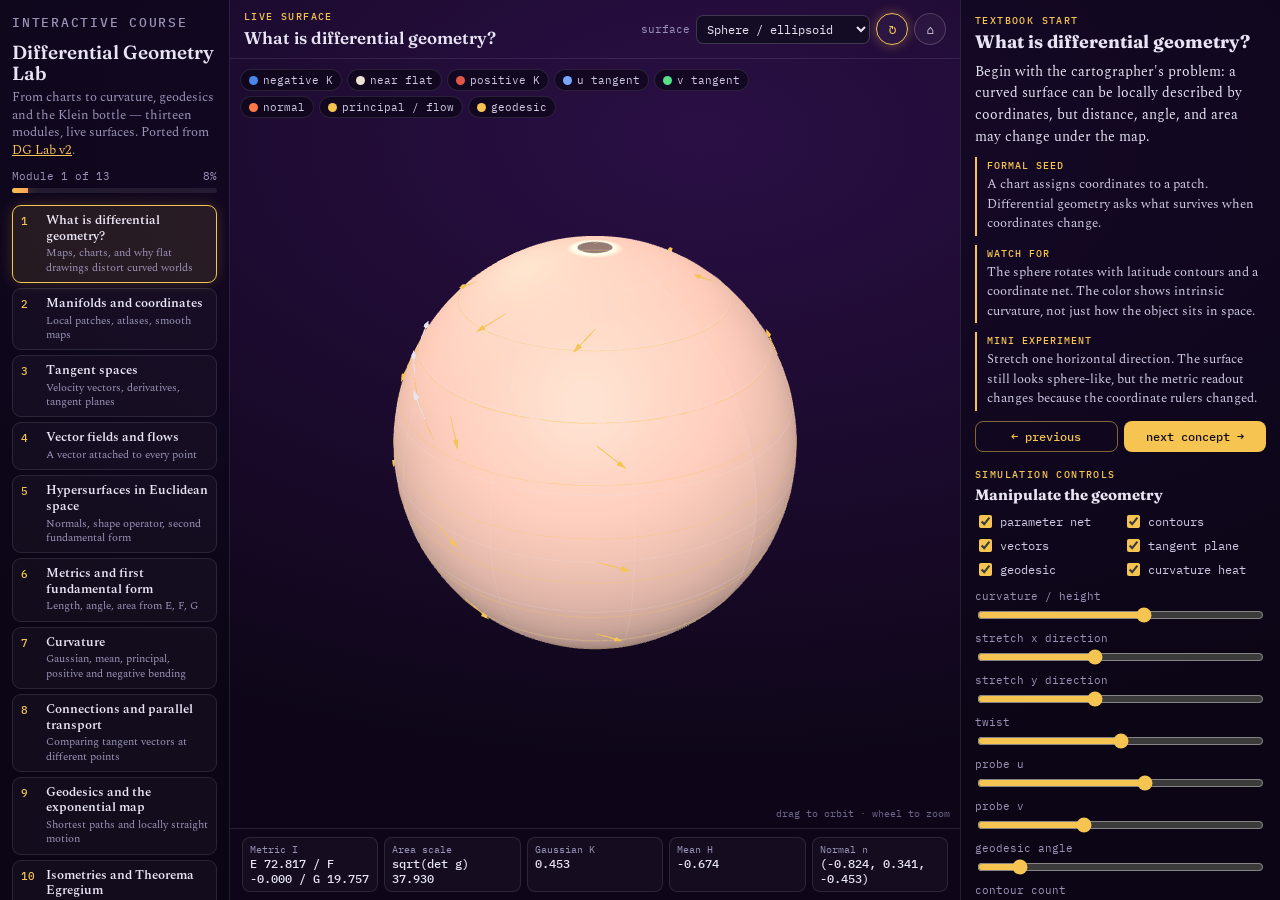
<file: atoms/dg-lab.html>
<!DOCTYPE html>
<html lang="en">
<head>
<meta charset="UTF-8">
<meta name="viewport" content="width=device-width, initial-scale=1">
<title>Differential Geometry Lab — Web of Mathematics</title>
<link href="https://fonts.googleapis.com/css2?family=Fraunces:opsz,wght@9..144,400;9..144,600&family=Spectral:ital,wght@0,400;0,600;1,400&family=IBM+Plex+Mono:wght@400;500&display=swap" rel="stylesheet">
<style>
/* Ported from the Differential Geometry Lab v2 (github.com/Astrophysicist-Abhi26/differential-geometry-lab-v2),
   restyled for the Web of Mathematics cosmos. */
:root{--bg:#0e0618;--ink:#e8e4f4;--dim:#9a93b8;--gold:#f5c451;--teal:#7fe3d6;--line:rgba(255,255,255,.1);--panel:rgba(22,14,40,.72)}
*{box-sizing:border-box}
html,body{margin:0;height:100%;color:var(--ink);background:radial-gradient(120% 100% at 55% 15%,#2a0f45,#0e0618 70%);font-family:'Spectral',Georgia,serif;overflow:hidden}
button,select,input{font:inherit}
.app-shell{position:fixed;inset:0;display:grid;grid-template-columns:230px minmax(0,1fr) 320px}
.course-rail{border-right:1px solid var(--line);padding:14px 12px;overflow:auto;background:rgba(10,6,20,.55)}
.eyebrow{font:500 10px 'IBM Plex Mono',monospace;letter-spacing:.14em;text-transform:uppercase;color:var(--gold);margin:0 0 4px}
.brand-block h1{font-family:'Fraunces',Georgia,serif;font-size:19px;font-weight:600;margin:0 0 4px;line-height:1.15}
.brand-block p{font-size:12.5px;color:var(--dim);margin:0 0 10px;line-height:1.4}
.brand-block a{color:var(--gold)}
.progress-box{margin:6px 0 12px}
.progress-label{display:flex;justify-content:space-between;font:11px 'IBM Plex Mono',monospace;color:var(--dim);margin-bottom:5px}
.progress-track{height:5px;border-radius:9px;background:rgba(255,255,255,.08);overflow:hidden}
#progressFill{height:100%;background:linear-gradient(90deg,var(--gold),#ff9d5c);box-shadow:0 0 12px rgba(245,196,81,.6);transition:width .3s}
.module-list{display:flex;flex-direction:column;gap:5px}
.module-button{display:flex;gap:9px;align-items:flex-start;text-align:left;border:1px solid var(--line);background:rgba(255,255,255,.03);color:var(--ink);border-radius:9px;padding:7px 8px;cursor:pointer}
.module-button:hover{border-color:rgba(245,196,81,.5)}
.module-button.active{border-color:var(--gold);background:rgba(245,196,81,.1);box-shadow:0 0 14px rgba(245,196,81,.2)}
.module-index{font:500 11px 'IBM Plex Mono',monospace;color:var(--gold);min-width:16px;margin-top:1px}
.module-name{display:block;font-size:12.5px;font-weight:600;line-height:1.25}
.module-topic{display:block;font-size:11px;color:var(--dim);line-height:1.3;margin-top:2px}
.lab{display:contents}
.viewport-panel{display:flex;flex-direction:column;min-width:0;min-height:0}
.viewport-topbar{display:flex;justify-content:space-between;align-items:center;gap:10px;padding:10px 14px;border-bottom:1px solid var(--line)}
.viewport-topbar h2{font-family:'Fraunces',Georgia,serif;font-size:17px;font-weight:600;margin:0}
.topbar-actions{display:flex;gap:6px;align-items:center}
.topbar-actions label{display:flex;gap:6px;align-items:center;font:11px 'IBM Plex Mono',monospace;color:var(--dim)}
select{background:#140c24;color:var(--ink);border:1px solid rgba(255,255,255,.18);border-radius:7px;padding:5px 6px;font:12px 'IBM Plex Mono',monospace}
.icon-button{width:32px;height:32px;border-radius:50%;border:1px solid rgba(255,255,255,.18);background:rgba(255,255,255,.04);color:var(--ink);cursor:pointer;font:500 12px 'IBM Plex Mono',monospace}
.icon-button[aria-pressed=true]{border-color:var(--gold);color:var(--gold);box-shadow:0 0 12px rgba(245,196,81,.35)}
.canvas-wrap{position:relative;flex:1;min-height:260px}
#sceneCanvas{position:absolute;inset:0;width:100%;height:100%;touch-action:none;cursor:grab}
.scene-legend{position:absolute;left:10px;top:10px;display:flex;flex-wrap:wrap;gap:5px;max-width:70%;pointer-events:none}
.legend-chip{display:inline-flex;align-items:center;gap:5px;font:10.5px 'IBM Plex Mono',monospace;color:#cfc9e4;background:rgba(10,6,20,.66);border:1px solid var(--line);border-radius:999px;padding:3px 8px}
.legend-swatch{width:9px;height:9px;border-radius:50%}
.camera-hint{position:absolute;right:10px;bottom:8px;font:10px 'IBM Plex Mono',monospace;color:#6e6789}
.metric-strip{display:grid;grid-template-columns:repeat(5,minmax(0,1fr));gap:6px;padding:8px 12px;border-top:1px solid var(--line)}
.metric-item{border:1px solid var(--line);border-radius:8px;padding:5px 7px;background:rgba(255,255,255,.03);min-width:0}
.metric-label{display:block;font:10px 'IBM Plex Mono',monospace;color:var(--dim)}
.metric-value{display:block;font:500 11.5px 'IBM Plex Mono',monospace;color:var(--ink);overflow-wrap:anywhere}
.study-panel{border-left:1px solid var(--line);overflow:auto;padding:14px;background:rgba(10,6,20,.55)}
.lesson-header h2{font-family:'Fraunces',Georgia,serif;font-size:18px;margin:0 0 8px;line-height:1.2}
.lesson-intro{font-size:14px;line-height:1.55;margin:0 0 10px}
.lesson-notes{margin:0}
.lesson-notes div{border-left:2px solid var(--gold);padding:2px 0 2px 10px;margin:0 0 9px}
.lesson-notes dt{font:500 10px 'IBM Plex Mono',monospace;letter-spacing:.1em;text-transform:uppercase;color:var(--gold)}
.lesson-notes dd{margin:3px 0 0;font-size:13px;line-height:1.5;color:#cfc9e4}
.lesson-actions{display:flex;gap:6px;margin:10px 0 16px}
.lesson-actions button{flex:1;border:1px solid rgba(245,196,81,.5);background:none;color:var(--gold);border-radius:8px;padding:7px;cursor:pointer;font:500 12px 'IBM Plex Mono',monospace}
.lesson-actions button#nextModule{background:var(--gold);color:#120b18}
.panel-heading h2{font-family:'Fraunces',Georgia,serif;font-size:15px;margin:0 0 8px}
.toggle-grid{display:grid;grid-template-columns:1fr 1fr;gap:5px;margin-bottom:10px}
.toggle-grid label{font:11.5px 'IBM Plex Mono',monospace;color:#cfc9e4;display:flex;gap:5px;align-items:center}
.toggle-grid input,.slider-stack input{accent-color:var(--gold)}
.slider-stack{display:flex;flex-direction:column;gap:6px}
.slider-stack label{display:flex;flex-direction:column;gap:2px;font:11px 'IBM Plex Mono',monospace;color:var(--dim)}
@media (max-width:980px){
  html,body{overflow:auto}
  .app-shell{position:static;display:flex;flex-direction:column}
  .course-rail{border-right:0;border-bottom:1px solid var(--line)}
  .module-list{flex-direction:row;overflow-x:auto;padding-bottom:4px}
  .module-button{min-width:170px}
  .canvas-wrap{height:62vh;flex:none}
  .metric-strip{grid-template-columns:repeat(2,minmax(0,1fr))}
  .study-panel{border-left:0}
}
</style>
</head>
<body>
<div class="app-shell">
  <aside class="course-rail" aria-label="Course path">
    <header class="brand-block">
      <p class="eyebrow">Interactive course</p>
      <h1>Differential Geometry Lab</h1>
      <p>From charts to curvature, geodesics and the Klein bottle — thirteen modules, live surfaces. Ported from <a href="https://github.com/Astrophysicist-Abhi26/differential-geometry-lab-v2" target="_blank" rel="noopener">DG Lab v2</a>.</p>
    </header>
    <div class="progress-box">
      <div class="progress-label"><span id="progressText">Module 1</span><span id="progressPercent"></span></div>
      <div class="progress-track"><div id="progressFill"></div></div>
    </div>
    <nav id="moduleList" class="module-list"></nav>
  </aside>
  <main class="lab">
    <section class="viewport-panel" aria-label="Geometry visualizer">
      <div class="viewport-topbar">
        <div><p class="eyebrow">Live surface</p><h2 id="sceneTitle">Charts and coordinates</h2></div>
        <div class="topbar-actions">
          <label><span>surface</span><select id="surfaceSelect"></select></label>
          <button id="autoRotateBtn" class="icon-button" type="button" aria-pressed="true" title="Toggle rotation">↻</button>
          <button id="resetCameraBtn" class="icon-button" type="button" title="Reset camera">⌂</button>
        </div>
      </div>
      <div class="canvas-wrap">
        <canvas id="sceneCanvas" aria-label="Rotating differential geometry surface"></canvas>
        <div class="scene-legend" id="sceneLegend"></div>
        <div class="camera-hint">drag to orbit · wheel to zoom</div>
      </div>
      <div class="metric-strip" id="metricReadout"></div>
    </section>
    <aside class="study-panel" aria-label="Lesson and controls">
      <section class="lesson-panel">
        <div class="lesson-header"><p class="eyebrow" id="chapterTag">Chapter 1</p><h2 id="lessonTitle"></h2></div>
        <p id="lessonIntro" class="lesson-intro"></p>
        <dl class="lesson-notes">
          <div><dt>Formal seed</dt><dd id="formalSeed"></dd></div>
          <div><dt>Watch for</dt><dd id="watchFor"></dd></div>
          <div><dt>Mini experiment</dt><dd id="miniExperiment"></dd></div>
        </dl>
        <div class="lesson-actions"><button id="prevModule" type="button">← previous</button><button id="nextModule" type="button">next concept →</button></div>
      </section>
      <section class="control-panel">
        <div class="panel-heading"><p class="eyebrow">Simulation controls</p><h2>Manipulate the geometry</h2></div>
        <div class="toggle-grid">
          <label><input id="showGrid" type="checkbox" checked> parameter net</label>
          <label><input id="showContours" type="checkbox" checked> contours</label>
          <label><input id="showVectors" type="checkbox" checked> vectors</label>
          <label><input id="showTangent" type="checkbox" checked> tangent plane</label>
          <label><input id="showGeodesic" type="checkbox" checked> geodesic</label>
          <label><input id="showCurvature" type="checkbox" checked> curvature heat</label>
        </div>
        <div class="slider-stack">
          <label><span>curvature / height</span><input id="ampSlider" type="range" min="-1.6" max="1.8" step="0.02" value="0.9"></label>
          <label><span>stretch x direction</span><input id="stretchUSlider" type="range" min="0.45" max="1.8" step="0.01" value="1"></label>
          <label><span>stretch y direction</span><input id="stretchVSlider" type="range" min="0.45" max="1.8" step="0.01" value="1"></label>
          <label><span>twist</span><input id="twistSlider" type="range" min="-1.2" max="1.2" step="0.01" value="0"></label>
          <label><span>probe u</span><input id="uSlider" type="range" min="0.05" max="0.95" step="0.005" value="0.52"></label>
          <label><span>probe v</span><input id="vSlider" type="range" min="0.05" max="0.95" step="0.005" value="0.48"></label>
          <label><span>geodesic angle</span><input id="angleSlider" type="range" min="0" max="6.283" step="0.01" value="0.7"></label>
          <label><span>contour count</span><input id="contourSlider" type="range" min="3" max="16" step="1" value="8"></label>
        </div>
      </section>
    </aside>
  </main>
</div>
<script type="module">
import * as THREE from "./vendor/three.module.min.js";

const TAU = Math.PI * 2;
const EPS = 1e-6;

// klein_glass.js  (v8 — Franzoni's classical-shape Klein bottle)
// ---------------------------------------------------------------------------
// This is the canonical mathematical parametrization of the Klein bottle in
// its classical "glass-blower" shape, from:
//
//   G. Franzoni, "The Klein bottle in its classical shape: a further step
//   towards a good parametrization", arXiv:0909.5354 [math.DG] (2009).
//
// The construction (Franzoni §3): build the surface as a tube of varying
// radius around a directrix curve (a piriform, re-parametrized to start
// and end at the cusp).
//
//   Directrix (piriform):
//     gamma_x(t) = b * sin(t) * (1 - cos(t))      [in-plane horizontal]
//     gamma_y(t) = a * (1 - cos(t))               [vertical, height]
//     t in (0, 2*pi)
//
//   Tube radius:
//     r(t) = c - d * (t - pi) * sqrt(t * (2*pi - t))
//   This satisfies the gluing conditions r(0) = r(2*pi) and r'(0) = r'(2*pi) = +/-inf,
//   which make the tube close up smoothly at the cusp.
//
//   Tube surface, for theta in [0, 2*pi):
//     T = gamma'/|gamma'|     (unit tangent to directrix)
//     J(T) = (-Ty, Tx)        (in-plane normal, perp to T)
//     k = (0, 0, 1)           (out-of-plane axis)
//     P(t, theta) = gamma(t) + r(t) * [cos(theta) * J(T) + sin(theta) * k]
//
// In code:
//   s in [0, 1]  maps to  t in (eps, 2*pi - eps)   (the long parameter)
//   v in [0, 1]  maps to  theta in [0, 2*pi)       (cross-section angle)
//
// Parameters: Franzoni's defaults (a, b, c, d) = (20, 8, 11/2, 2/5).
// Output is then centered and scaled to fit the viewport (similar magnitudes
// to other surfaces in this app).
//
// This is a SINGLE connected, smooth, immersed Klein bottle surface — exactly
// the "classical shape" that Felix Klein described in 1882 and that glass
// blowers produce today.
//
// Slider semantics:
//   state.stretchU : horizontal (x and z) scale
//   state.stretchV : vertical (y) scale
//   state.amp, state.twist : ignored
// ---------------------------------------------------------------------------



// ============================================================
// Franzoni parameters (a, b, c, d)
// ============================================================
const PAR_A = 20.0;
const PAR_B = 8.0;
const PAR_C = 11.0 / 2.0;
const PAR_D = 2.0 / 5.0;

// Endpoint clipping: avoid the exact singular points where gamma' = 0.
// At t = 0 and t = 2*pi, the directrix has a cusp; the tube formula is well
// defined in the limit but numerically unstable. Use a tiny epsilon offset.
const T_EPS = 5e-3;

// Sample range and scaling: empirically chosen so the final bottle fits the
// app's viewport ([-1.5, 1.5] roughly in each axis).
const MODEL_SCALE = 0.062;
const MODEL_CENTER_Y_RAW = 22.0;  // approximate midpoint of raw y range

// ============================================================
// Directrix and its derivative
// ============================================================
function gammaX(t) { return PAR_B * Math.sin(t) * (1 - Math.cos(t)); }
function gammaY(t) { return PAR_A * (1 - Math.cos(t)); }

function gammaPrimeX(t) {
  return PAR_B * (Math.cos(t) * (1 - Math.cos(t)) + Math.sin(t) * Math.sin(t));
}
function gammaPrimeY(t) {
  return PAR_A * Math.sin(t);
}

function tubeRadius(t) {
  return PAR_C - PAR_D * (t - Math.PI) * Math.sqrt(t * (TAU - t));
}

// ============================================================
// sample(s, t, state)
// ============================================================
function sample(s, v, state) {
  // Map s in [0, 1] -> tParam in (T_EPS, 2*pi - T_EPS).
  const tParam = T_EPS + s * (TAU - 2 * T_EPS);
  const theta = v * TAU;

  const gx = gammaX(tParam);
  const gy = gammaY(tParam);
  const dgx = gammaPrimeX(tParam);
  const dgy = gammaPrimeY(tParam);

  const norm = Math.hypot(dgx, dgy) + 1e-12;
  const Tx = dgx / norm;
  const Ty = dgy / norm;

  // J(T) = (-Ty, Tx) in the (X, Y) plane (in-plane perpendicular)
  const Jx = -Ty;
  const Jy =  Tx;

  const r = tubeRadius(tParam);
  const cosV = Math.cos(theta);
  const sinV = Math.sin(theta);

  // Raw 3D position (before centering/scaling)
  const xRaw = gx + r * cosV * Jx;
  const yRaw = gy + r * cosV * Jy;
  const zRaw =      r * sinV;             // along world z-axis

  // Flip vertically so the cusp (handle opening) is at the top of the screen
  // and the body bulge sits at the bottom; recenter and scale to viewport.
  return new THREE.Vector3(
    MODEL_SCALE * xRaw * state.stretchU,
    MODEL_SCALE * (MODEL_CENTER_Y_RAW - yRaw) * state.stretchV,
    MODEL_SCALE * zRaw * state.stretchU
  );
}

// ============================================================
// Export
// ============================================================
const kleinGlassDef = {
  label: "Klein bottle (glass)",
  closedU: false,   // s wraps via the cusp -- the tube closes there
  closedV: true,    // theta wraps around the cross-section
  isVisualOnly: true,
  uSegOverride: 360,  // many segments along the long parameter to resolve the cusp
  vSegOverride: 52,
  sample,
};


const modules = [
  {
    title: "What is differential geometry?",
    topic: "Maps, charts, and why flat drawings distort curved worlds",
    chapter: "Textbook start",
    surface: "sphere",
    preset: { amp: 0.4, stretchU: 1, stretchV: 1, twist: 0, u: 0.58, v: 0.38, angle: 0.8, showContours: true, showCurvature: true },
    intro: "Begin with the cartographer's problem: a curved surface can be locally described by coordinates, but distance, angle, and area may change under the map.",
    formal: "A chart assigns coordinates to a patch. Differential geometry asks what survives when coordinates change.",
    watch: "The sphere rotates with latitude contours and a coordinate net. The color shows intrinsic curvature, not just how the object sits in space.",
    experiment: "Stretch one horizontal direction. The surface still looks sphere-like, but the metric readout changes because the coordinate rulers changed."
  },
  {
    title: "Manifolds and coordinates",
    topic: "Local patches, atlases, smooth maps",
    chapter: "Foundations",
    surface: "bump",
    preset: { amp: 0.65, stretchU: 1, stretchV: 1, twist: 0.1, u: 0.5, v: 0.5, angle: 0.15, showContours: true, showCurvature: false },
    intro: "A manifold is a space that looks like ordinary Euclidean space when you zoom into a small enough patch.",
    formal: "Charts overlap smoothly; the transition maps are the glue that makes calculus possible without one global coordinate grid.",
    watch: "The parameter net is the coordinate grid drawn on a curved graph. Nearby points have coordinates even though the surface bends in 3D.",
    experiment: "Move the u and v probe sliders. The highlighted tangent data follows the chart point instead of a fixed location in the room."
  },
  {
    title: "Tangent spaces",
    topic: "Velocity vectors, derivatives, tangent planes",
    chapter: "Foundations",
    surface: "paraboloid",
    preset: { amp: 1.05, stretchU: 1, stretchV: 1, twist: 0, u: 0.56, v: 0.44, angle: 0.7, showTangent: true, showVectors: true },
    intro: "A tangent vector is the instantaneous velocity of a curve passing through a point on the manifold.",
    formal: "The tangent space is the linear plane of all possible first-order directions at the point.",
    watch: "Blue and green arrows are coordinate tangent vectors. The translucent square is the tangent plane they span.",
    experiment: "Increase the height slider. The same coordinate movement becomes a steeper physical movement, and the metric coefficients change."
  },
  {
    title: "Vector fields and flows",
    topic: "A vector attached to every point",
    chapter: "Foundations",
    surface: "torus",
    preset: { amp: 0.4, stretchU: 1, stretchV: 1, twist: 0.25, u: 0.18, v: 0.34, angle: 1.35, showVectors: true, showGeodesic: false },
    intro: "A vector field chooses a tangent direction at each point. Following those directions creates flow lines.",
    formal: "Locally, a vector field is a smooth assignment p -> X(p) in the tangent space at p.",
    watch: "Amber arrows form a tangent vector field. They never leave the surface because each one is made from the local coordinate tangents.",
    experiment: "Switch to the cylinder and turn twist up. You will see a field can be simple in coordinates while the embedded picture winds around."
  },
  {
    title: "Hypersurfaces in Euclidean space",
    topic: "Normals, shape operator, second fundamental form",
    chapter: "Classical surfaces",
    surface: "bump",
    preset: { amp: 1.15, stretchU: 1, stretchV: 0.8, twist: 0, u: 0.45, v: 0.5, angle: 0.9, showVectors: true, showTangent: true },
    intro: "For a surface in 3D, the normal vector records which way the surface faces, and its change measures bending.",
    formal: "The second fundamental form is the normal component of the second derivative. It is the first real curvature detector.",
    watch: "The coral arrow is the unit normal. Gold and violet arrows mark principal bending directions at the probe point.",
    experiment: "Move the probe from the top of the bump to the side. The principal curvatures separate as the normal starts turning faster in one direction."
  },
  {
    title: "Metrics and first fundamental form",
    topic: "Length, angle, area from E, F, G",
    chapter: "Riemannian start",
    surface: "saddle",
    preset: { amp: 0.75, stretchU: 1.15, stretchV: 0.9, twist: 0, u: 0.58, v: 0.48, angle: 0.4, showCurvature: false },
    intro: "A metric tells the manifold how to measure lengths and angles without needing a ruler in the surrounding space.",
    formal: "For a parametrized surface r(u,v), E=<ru,ru>, F=<ru,rv>, G=<rv,rv>. These three numbers are the local measuring device.",
    watch: "The readout reports E, F, G and the area scale sqrt(EG-F^2) at the probe point.",
    experiment: "Squish one direction. Curves that looked visually similar acquire different lengths because the metric is changing."
  },
  {
    title: "Curvature",
    topic: "Gaussian, mean, principal, positive and negative bending",
    chapter: "Curvature",
    surface: "saddle",
    preset: { amp: 1.2, stretchU: 1, stretchV: 1, twist: 0.15, u: 0.5, v: 0.5, angle: 0.95, showCurvature: true },
    intro: "Curvature is how the surface departs from its tangent plane to second order. Gaussian curvature multiplies the two principal curvatures.",
    formal: "Positive curvature bends the same way in every direction; negative curvature bends up in one direction and down in another.",
    watch: "Red means positive Gaussian curvature, blue means negative, and pale zones are close to flat.",
    experiment: "Change the height through zero. The saddle flattens, the heat fades, and K approaches zero."
  },
  {
    title: "Connections and parallel transport",
    topic: "Comparing tangent vectors at different points",
    chapter: "Levi-Civita connection",
    surface: "sphere",
    preset: { amp: 0.1, stretchU: 1, stretchV: 1, twist: 0, u: 0.64, v: 0.42, angle: 1.15, showGeodesic: true, showVectors: true },
    intro: "Tangent spaces at different points are different planes. A connection tells you how to carry a vector along a path.",
    formal: "The Levi-Civita connection is the unique connection that preserves the metric and has no torsion.",
    watch: "Small arrows along the curve show a transported frame. On a sphere, returning around loops can rotate a vector.",
    experiment: "Move the geodesic angle. Notice how the carried arrows stay tangent while the normal keeps turning."
  },
  {
    title: "Geodesics and the exponential map",
    topic: "Shortest paths and locally straight motion",
    chapter: "Geodesics",
    surface: "sphere",
    preset: { amp: 0.25, stretchU: 1, stretchV: 1, twist: 0, u: 0.55, v: 0.48, angle: 0.35, showGeodesic: true, showContours: true },
    intro: "A geodesic is a curve that goes as straight as the geometry allows. Locally it minimizes length.",
    formal: "The exponential map takes an initial tangent vector and follows the geodesic starting with that velocity.",
    watch: "The gold curve is a numerically integrated geodesic. The faint fan shows nearby exponential-map directions.",
    experiment: "Try the cylinder: geodesics become helices because a straight line on the unwrapped rectangle wraps around the tube."
  },
  {
    title: "Isometries and Theorema Egregium",
    topic: "Same intrinsic metric, different embedding",
    chapter: "Isometries",
    surface: "cylinder",
    preset: { amp: 0, stretchU: 1, stretchV: 1, twist: 0, u: 0.28, v: 0.52, angle: 0.82, showCurvature: true, showContours: true },
    intro: "An isometry preserves the metric: lengths, angles, and geodesics remain the same even if the picture changes in space.",
    formal: "Gauss's Theorema Egregium says Gaussian curvature is intrinsic. A cylinder has K=0 like a plane, while a sphere cannot flatten without distortion.",
    watch: "The cylinder curves extrinsically, but the heat map stays near flat because one principal curvature is zero.",
    experiment: "Increase stretch around the cylinder and compare the metric numbers. You are changing the intrinsic ruler, not just the visual pose."
  },
  {
    title: "Forms, integration, and Gauss-Bonnet",
    topic: "Curvature accumulates into topology",
    chapter: "Global geometry",
    surface: "torus",
    preset: { amp: 0.5, stretchU: 1, stretchV: 1, twist: 0, u: 0.16, v: 0.5, angle: 1.65, showCurvature: true, showContours: true },
    intro: "Differential forms let you integrate geometry over curves, surfaces, and regions in a coordinate-free way.",
    formal: "Gauss-Bonnet links total Gaussian curvature to topology: local bending adds up to a global invariant.",
    watch: "The torus has positive curvature outside and negative curvature inside, balancing in a way a sphere does not.",
    experiment: "Rotate the torus and look at the color distribution. Local signs change over the surface, but the global story is stable."
  },
  {
    title: "Constant curvature and global comparison",
    topic: "Flat, spherical, and hyperbolic geometries",
    chapter: "Geometry and topology",
    surface: "pseudosphere",
    preset: { amp: 0.8, stretchU: 1, stretchV: 1, twist: 0, u: 0.52, v: 0.42, angle: 1.1, showCurvature: true, showGeodesic: true },
    intro: "The big comparison theorems ask how curvature controls global behavior: completeness, conjugate points, and how geodesics spread.",
    formal: "Positive curvature tends to focus geodesics; negative curvature tends to separate them.",
    watch: "The pseudosphere patch is a model of negative curvature behavior. Nearby geodesic rays diverge visibly.",
    experiment: "Switch between sphere, plane, and pseudosphere. The same geodesic fan focuses, stays neutral, or spreads apart."
  },
  {
    title: "The Klein bottle, glass-blower's view",
    topic: "A closed non-orientable surface immersed in R^3",
    chapter: "Topology meets geometry",
    surface: "klein_glass",
    preset: { amp: 0.4, stretchU: 1, stretchV: 1, twist: 0, u: 0.5, v: 0.5, angle: 0.8, showContours: true, showGrid: false, showVectors: false, showTangent: false, showGeodesic: false, showCurvature: false },
    intro: "The Klein bottle is a closed non-orientable surface. In four-dimensional space it can exist without self-intersection; in ordinary three-dimensional space it must be drawn as an immersion, where the neck passes through the body wall.",
    formal: "Topologically, the Klein bottle is two Möbius strips glued along their boundary, or equivalently a square with one pair of edges identified normally and the other pair identified with a reversal. It has no inside-outside distinction and no boundary curve.",
    watch: "The surface is rendered as a transparent glass model so the inner descender tube is visible through the body wall. The apparent self-intersection at the neck is a limitation of the three-dimensional immersion, not a real boundary.",
    experiment: "Rotate the view slowly and trace the centerline with your eye, starting at the bottom: it rises through the body, arcs over as the handle, descends through the body wall on the side, continues inside as the inner tube, and returns to the bottom — one continuous closed loop. There is no edge to find anywhere on the surface."
  }
];

const surfaceDefs = {
  plane: {
    label: "Plane",
    closedU: false,
    closedV: false,
    sample(s, t, state) {
      const x = (s * 4 - 2) * state.stretchU;
      const z = (t * 4 - 2) * state.stretchV;
      return twistY(new THREE.Vector3(x, 0, z), state.twist * 0.18 * z);
    }
  },
  cylinder: {
    label: "Cylinder",
    closedU: true,
    closedV: false,
    sample(s, t, state) {
      const theta = s * TAU;
      const radius = 1.22 * state.stretchU;
      const y = (t * 4 - 2) * state.stretchV;
      return twistY(new THREE.Vector3(radius * Math.cos(theta), y, radius * Math.sin(theta)), state.twist * y);
    }
  },
  sphere: {
    label: "Sphere / ellipsoid",
    closedU: true,
    closedV: false,
    sample(s, t, state) {
      const theta = s * TAU;
      const phi = 0.08 + t * (Math.PI - 0.16);
      const r = 1.45;
      const vertical = 1 + state.amp * 0.08;
      const p = new THREE.Vector3(
        r * Math.sin(phi) * Math.cos(theta) * state.stretchU,
        r * Math.cos(phi) * vertical,
        r * Math.sin(phi) * Math.sin(theta) * state.stretchV
      );
      return twistY(p, state.twist * p.y * 0.35);
    }
  },
  saddle: {
    label: "Saddle graph",
    closedU: false,
    closedV: false,
    sample(s, t, state) {
      const x = (s * 4 - 2) * state.stretchU;
      const z = (t * 4 - 2) * state.stretchV;
      const y = state.amp * (x * x - z * z) / 3 + state.twist * 0.35 * x * z;
      return new THREE.Vector3(x, y, z);
    }
  },
  bump: {
    label: "Gaussian bump",
    closedU: false,
    closedV: false,
    sample(s, t, state) {
      const x = (s * 4 - 2) * state.stretchU;
      const z = (t * 4 - 2) * state.stretchV;
      const r2 = x * x + z * z;
      const y = state.amp * 1.5 * Math.exp(-0.72 * r2) + state.twist * 0.16 * x * z;
      return new THREE.Vector3(x, y, z);
    }
  },
  paraboloid: {
    label: "Paraboloid",
    closedU: false,
    closedV: false,
    sample(s, t, state) {
      const x = (s * 3.4 - 1.7) * state.stretchU;
      const z = (t * 3.4 - 1.7) * state.stretchV;
      const y = state.amp * (x * x + z * z) / 2.8 + state.twist * 0.18 * x * z;
      return new THREE.Vector3(x, y - 0.55, z);
    }
  },
  torus: {
    label: "Torus",
    closedU: true,
    closedV: true,
    sample(s, t, state) {
      const theta = s * TAU;
      const phi = t * TAU;
      const R = 1.35 * state.stretchU;
      const r = 0.5 * state.stretchV;
      const tubeY = 1 + state.amp * 0.05;
      const p = new THREE.Vector3(
        (R + r * Math.cos(phi)) * Math.cos(theta),
        r * Math.sin(phi) * tubeY,
        (R + r * Math.cos(phi)) * Math.sin(theta)
      );
      return twistY(p, state.twist * Math.sin(phi) * 0.7);
    }
  },

  klein: {
    label: "Klein bottle",
    closedU: true,
    closedV: true,
    sample(s, t, state) {
      /*
        Refined Klein bottle immersion.

        This version is tuned for visual intuition:
        - fuller lower bulb
        - thicker entering hose
        - smoother S-like handle
        - semi-transparent rendering is enabled separately in buildSurfaceMesh()

        Mathematical note:
        A true Klein bottle cannot be embedded in ordinary R^3 without
        self-intersection. This is an immersed visualization.
      */
      const u = s * TAU;
      const v = t * TAU;

      const cu = Math.cos(u);
      const su = Math.sin(u);
      const cv = Math.cos(v);
      const sv = Math.sin(v);

      /*
        a controls the tube radius.
        hoseBoost thickens the handle/neck part so it does not look like
        a thin thread entering a bulky body.
      */
      const a = 1 - 0.5 * cu;
      const hoseBoost = 1.35 + 0.35 * Math.max(0, -cu);

      let xRaw;
      let yRaw;

      if (u < Math.PI) {
        xRaw =
          4.8 * cu * (1 + 0.55 * su) +
          3.2 * hoseBoost * a * cu * cv;

        yRaw =
          10.0 * su +
          3.2 * hoseBoost * a * su * cv;
      } else {
        xRaw =
          4.8 * cu * (1 + 0.55 * su) +
          3.2 * hoseBoost * a * Math.cos(v + Math.PI);

        yRaw = 10.0 * su;
      }

      const zRaw = 4.25 * hoseBoost * a * sv;

      /*
        Display transform.
        The goal is not to change topology, only to make the visual object
        similar in scale to the original sphere/torus surfaces.
      */
      const p = new THREE.Vector3(
        0.185 * xRaw * state.stretchU,
        0.160 * yRaw - 0.04,
        0.215 * zRaw * state.stretchV
      );

      return twistY(p, state.twist * 0.08 * p.y);
    }
  }

,

  mobius: {
    label: "Mobius strip",
    closedU: true,
    closedV: false,
    sample(s, t, state) {
      /*
        Wider and more visually appealing Möbius strip.
        It remains non-orientable and has one boundary component.
      */
      const u = s * TAU;
      const w = (t * 2 - 1) * 0.66 * state.stretchV;
      const R = 1.12 * state.stretchU;

      const p = new THREE.Vector3(
        (R + w * Math.cos(u / 2)) * Math.cos(u),
        0.95 * w * Math.sin(u / 2) * (1 + 0.04 * state.amp),
        (R + w * Math.cos(u / 2)) * Math.sin(u)
      );

      return twistY(p, state.twist * 0.10 * Math.sin(u));
    }
  }

,

  helicoid: {
    label: "Helicoid",
    closedU: false,
    closedV: false,
    sample(s, t, state) {
      /*
        Helicoid with more visible separation between folds.

        u controls the number of turns.
        pitch controls the vertical gap between successive sheets.
      */
      const u = (s * 2 - 1) * Math.PI * 3.5;
      const v = (t * 2 - 1) * 0.34 * state.stretchU;
      const pitch = (0.125 + 0.020 * state.amp) * state.stretchV;

      const p = new THREE.Vector3(
        v * Math.cos(u),
        pitch * u,
        v * Math.sin(u)
      );

      return twistY(p, state.twist * 0.015 * u);
    }
  }

,

  pseudosphere: {
    label: "Pseudosphere patch",
    closedU: true,
    closedV: false,
    sample(s, t, state) {
      const theta = s * TAU;
      const v = 0.16 + t * 1.55;
      const a = 1.55;
      const sech = 1 / Math.cosh(v);
      const radius = a * sech * state.stretchU;
      const y = (a * (v - Math.tanh(v)) - 0.95) * state.stretchV;
      const p = new THREE.Vector3(radius * Math.cos(theta), y, radius * Math.sin(theta));
      return twistY(p, state.twist * y);
    }
  }
,
  klein_glass: kleinGlassDef
};

const state = {
  moduleIndex: 0,
  surface: "sphere",
  amp: 0.4,
  stretchU: 1,
  stretchV: 1,
  twist: 0,
  u: 0.58,
  v: 0.38,
  angle: 0.8,
  contourCount: 8,
  showGrid: true,
  showContours: true,
  showVectors: true,
  showTangent: true,
  showGeodesic: true,
  showCurvature: true,
  autoRotate: true
};

const moduleDefaults = {
  amp: 0.7,
  stretchU: 1,
  stretchV: 1,
  twist: 0,
  u: 0.52,
  v: 0.48,
  angle: 0.7,
  contourCount: 8,
  showGrid: true,
  showContours: true,
  showVectors: true,
  showTangent: true,
  showGeodesic: true,
  showCurvature: true
};

const els = {
  canvas: document.querySelector("#sceneCanvas"),
  moduleList: document.querySelector("#moduleList"),
  sceneTitle: document.querySelector("#sceneTitle"),
  chapterTag: document.querySelector("#chapterTag"),
  lessonTitle: document.querySelector("#lessonTitle"),
  lessonIntro: document.querySelector("#lessonIntro"),
  formalSeed: document.querySelector("#formalSeed"),
  watchFor: document.querySelector("#watchFor"),
  miniExperiment: document.querySelector("#miniExperiment"),
  progressText: document.querySelector("#progressText"),
  progressPercent: document.querySelector("#progressPercent"),
  progressFill: document.querySelector("#progressFill"),
  metricReadout: document.querySelector("#metricReadout"),
  sceneLegend: document.querySelector("#sceneLegend"),
  surfaceSelect: document.querySelector("#surfaceSelect"),
  autoRotateBtn: document.querySelector("#autoRotateBtn"),
  resetCameraBtn: document.querySelector("#resetCameraBtn"),
  prevModule: document.querySelector("#prevModule"),
  nextModule: document.querySelector("#nextModule"),
  showGrid: document.querySelector("#showGrid"),
  showContours: document.querySelector("#showContours"),
  showVectors: document.querySelector("#showVectors"),
  showTangent: document.querySelector("#showTangent"),
  showGeodesic: document.querySelector("#showGeodesic"),
  showCurvature: document.querySelector("#showCurvature"),
  ampSlider: document.querySelector("#ampSlider"),
  stretchUSlider: document.querySelector("#stretchUSlider"),
  stretchVSlider: document.querySelector("#stretchVSlider"),
  twistSlider: document.querySelector("#twistSlider"),
  uSlider: document.querySelector("#uSlider"),
  vSlider: document.querySelector("#vSlider"),
  angleSlider: document.querySelector("#angleSlider"),
  contourSlider: document.querySelector("#contourSlider")
};

let scene;
let camera;
let renderer;
let surfaceGroup;
let mesh;
let cameraOrbit = { theta: 0.75, phi: 1.05, radius: 7.35 };
let pointer = { active: false, x: 0, y: 0 };
let rebuildQueued = false;

init();

function init() {
  setupRenderer();
  setupUi();
  applyModule(0);
  animate();
}

function setupRenderer() {
  scene = new THREE.Scene();
  scene.fog = new THREE.Fog(0x0e0618, 9, 18);

  camera = new THREE.PerspectiveCamera(42, 1, 0.01, 80);
  updateCamera();

  renderer = new THREE.WebGLRenderer({ canvas: els.canvas, antialias: true, alpha: true, preserveDrawingBuffer: true });
  renderer.setPixelRatio(Math.min(window.devicePixelRatio, 2));
  renderer.outputColorSpace = THREE.SRGBColorSpace;

  const hemi = new THREE.HemisphereLight(0xffffff, 0xb7c2c9, 2.3);
  scene.add(hemi);

  const key = new THREE.DirectionalLight(0xffffff, 2.5);
  key.position.set(4, 6, 5);
  scene.add(key);

  const fill = new THREE.DirectionalLight(0xf0e1c5, 1.1);
  fill.position.set(-5, 3, -2);
  scene.add(fill);

  surfaceGroup = new THREE.Group();
  scene.add(surfaceGroup);

  new ResizeObserver(resizeRenderer).observe(els.canvas.parentElement);
  resizeRenderer();
  setupPointerOrbit();
}

function setupUi() {
  modules.forEach((module, index) => {
    const button = document.createElement("button");
    button.className = "module-button";
    button.type = "button";
    button.innerHTML = `
      <span class="module-index">${index + 1}</span>
      <span>
        <span class="module-name">${module.title}</span>
        <span class="module-topic">${module.topic}</span>
      </span>
    `;
    button.addEventListener("click", () => applyModule(index));
    els.moduleList.append(button);
  });

  Object.entries(surfaceDefs).forEach(([key, def]) => {
    const option = document.createElement("option");
    option.value = key;
    option.textContent = def.label;
    els.surfaceSelect.append(option);
  });

  els.surfaceSelect.addEventListener("change", () => {
    state.surface = els.surfaceSelect.value;
    queueRebuild();
  });

  [
    ["ampSlider", "amp"],
    ["stretchUSlider", "stretchU"],
    ["stretchVSlider", "stretchV"],
    ["twistSlider", "twist"],
    ["uSlider", "u"],
    ["vSlider", "v"],
    ["angleSlider", "angle"],
    ["contourSlider", "contourCount"]
  ].forEach(([id, key]) => {
    els[id].addEventListener("input", () => {
      state[key] = Number(els[id].value);
      queueRebuild();
    });
  });

  ["showGrid", "showContours", "showVectors", "showTangent", "showGeodesic", "showCurvature"].forEach((key) => {
    els[key].addEventListener("change", () => {
      state[key] = els[key].checked;
      queueRebuild();
    });
  });

  els.autoRotateBtn.addEventListener("click", () => {
    state.autoRotate = !state.autoRotate;
    els.autoRotateBtn.setAttribute("aria-pressed", String(state.autoRotate));
  });

  els.resetCameraBtn.addEventListener("click", () => {
    cameraOrbit = { theta: 0.75, phi: 1.05, radius: 7.35 };
    updateCamera();
  });

  els.prevModule.addEventListener("click", () => applyModule(Math.max(0, state.moduleIndex - 1)));
  els.nextModule.addEventListener("click", () => applyModule(Math.min(modules.length - 1, state.moduleIndex + 1)));
}

function applyModule(index) {
  state.moduleIndex = index;
  const module = modules[index];
  Object.assign(state, moduleDefaults, module.preset, { surface: module.surface });
  updateControls();
  updateLesson();
  queueRebuild();
}

function updateControls() {
  els.surfaceSelect.value = state.surface;
  els.ampSlider.value = state.amp;
  els.stretchUSlider.value = state.stretchU;
  els.stretchVSlider.value = state.stretchV;
  els.twistSlider.value = state.twist;
  els.uSlider.value = state.u;
  els.vSlider.value = state.v;
  els.angleSlider.value = state.angle;
  els.contourSlider.value = state.contourCount;
  ["showGrid", "showContours", "showVectors", "showTangent", "showGeodesic", "showCurvature"].forEach((key) => {
    els[key].checked = Boolean(state[key]);
  });
  els.autoRotateBtn.setAttribute("aria-pressed", String(state.autoRotate));
}

function updateLesson() {
  const module = modules[state.moduleIndex];
  els.sceneTitle.textContent = module.title;
  els.chapterTag.textContent = module.chapter;
  els.lessonTitle.textContent = module.title;
  els.lessonIntro.textContent = module.intro;
  els.formalSeed.textContent = module.formal;
  els.watchFor.textContent = module.watch;
  els.miniExperiment.textContent = module.experiment;
  els.progressText.textContent = `Module ${state.moduleIndex + 1} of ${modules.length}`;
  const percent = Math.round(((state.moduleIndex + 1) / modules.length) * 100);
  els.progressPercent.textContent = `${percent}%`;
  els.progressFill.style.width = `${percent}%`;
  [...els.moduleList.children].forEach((button, i) => button.classList.toggle("active", i === state.moduleIndex));
}

function queueRebuild() {
  if (rebuildQueued) return;
  rebuildQueued = true;
  requestAnimationFrame(() => {
    rebuildQueued = false;
    rebuildScene();
  });
}

function rebuildScene() {
  surfaceGroup.clear();
  const def = surfaceDefs[state.surface];
  const grid = buildSurfaceMesh(def);
  surfaceGroup.add(grid.mesh);
  mesh = grid.mesh;

  if (state.showGrid) surfaceGroup.add(buildParameterNet(def));
  if (state.showContours) surfaceGroup.add(buildContours(grid));
  if (state.showTangent || state.showVectors) surfaceGroup.add(buildProbeVectors(def));
  if (state.showGeodesic) surfaceGroup.add(buildGeodesicLayer(def));

  updateReadout(def);
  updateLegend();
}

function buildSurfaceMesh(def) {
  const uSeg = 88;
  const vSeg = 58;
  const positions = [];
  const colors = [];
  const indices = [];
  const points = [];
  let minY = Infinity;
  let maxY = -Infinity;

  for (let j = 0; j <= vSeg; j += 1) {
    const row = [];
    const t = j / vSeg;
    for (let i = 0; i <= uSeg; i += 1) {
      const s = i / uSeg;
      const p = def.sample(s, t, state);
      positions.push(p.x, p.y, p.z);
      minY = Math.min(minY, p.y);
      maxY = Math.max(maxY, p.y);
      row.push(p);

      const { K } = localGeometry(def, s, t);
      const c = curvatureColor(K);
      colors.push(c.r, c.g, c.b);
    }
    points.push(row);
  }

  for (let j = 0; j < vSeg; j += 1) {
    for (let i = 0; i < uSeg; i += 1) {
      const a = j * (uSeg + 1) + i;
      const b = a + 1;
      const c = a + (uSeg + 1);
      const d = c + 1;
      indices.push(a, c, b, b, c, d);
    }
  }

  const geometry = new THREE.BufferGeometry();
  geometry.setAttribute("position", new THREE.Float32BufferAttribute(positions, 3));
  geometry.setAttribute("color", new THREE.Float32BufferAttribute(colors, 3));
  geometry.setIndex(indices);
  geometry.computeVertexNormals();

  const isKlein = state.surface === "klein";

  const isGlassKlein = state.surface === "klein_glass"; const material = new THREE.MeshStandardMaterial({ color: isGlassKlein ? 0xf2e5cf : (state.showCurvature ? 0xffffff : 0x5fbfb0), vertexColors: state.showCurvature && !isGlassKlein, metalness: isGlassKlein ? 0.05 : 0.02, roughness: isGlassKlein ? 0.28 : 0.58, side: THREE.DoubleSide, transparent: isGlassKlein, opacity: isGlassKlein ? 0.72 : 1.0, depthWrite: !isGlassKlein }); const surfaceMesh = new THREE.Mesh(geometry, material); surfaceMesh.name = "curvature-surface"; surfaceMesh.renderOrder = isGlassKlein ? 2 : 0;
  return { mesh: surfaceMesh, points, uSeg, vSeg, minY, maxY };
}

function buildParameterNet(def) {
  const group = new THREE.Group();
  const matU = new THREE.LineBasicMaterial({ color: 0xe8e4f4, transparent: true, opacity: 0.16 });
  const matV = new THREE.LineBasicMaterial({ color: 0xe8e4f4, transparent: true, opacity: 0.22 });
  const count = 10;
  for (let i = 0; i <= count; i += 1) {
    const s = i / count;
    group.add(makeSampleLine((t) => def.sample(s, t, state), matU, 120));
  }
  for (let j = 0; j <= count; j += 1) {
    const t = j / count;
    group.add(makeSampleLine((s) => def.sample(s, t, state), matV, 160));
  }
  return group;
}

function buildContours(grid) {
  const group = new THREE.Group();
  const span = grid.maxY - grid.minY;
  if (span < 0.05) return group;

  const material = new THREE.LineBasicMaterial({ color: 0xf5c451, transparent: true, opacity: 0.5 });
  const vertices = [];
  const count = Math.max(3, Math.min(16, Math.round(state.contourCount)));
  const levels = Array.from({ length: count }, (_, i) => grid.minY + ((i + 1) / (count + 1)) * span);

  for (const level of levels) {
    for (let j = 0; j < grid.vSeg; j += 1) {
      for (let i = 0; i < grid.uSeg; i += 1) {
        const p00 = grid.points[j][i];
        const p10 = grid.points[j][i + 1];
        const p11 = grid.points[j + 1][i + 1];
        const p01 = grid.points[j + 1][i];
        const hits = contourHits([p00, p10, p11, p01], level);
        if (hits.length === 2) pushSegment(vertices, hits[0], hits[1]);
        if (hits.length === 4) {
          pushSegment(vertices, hits[0], hits[1]);
          pushSegment(vertices, hits[2], hits[3]);
        }
      }
    }
  }

  if (vertices.length) {
    const geometry = new THREE.BufferGeometry();
    geometry.setAttribute("position", new THREE.Float32BufferAttribute(vertices, 3));
    group.add(new THREE.LineSegments(geometry, material));
  }
  return group;
}

function contourHits(corners, level) {
  const hits = [];
  for (let i = 0; i < 4; i += 1) {
    const a = corners[i];
    const b = corners[(i + 1) % 4];
    const da = a.y - level;
    const db = b.y - level;
    if (Math.abs(da) < EPS && Math.abs(db) < EPS) continue;
    if ((da <= 0 && db >= 0) || (da >= 0 && db <= 0)) {
      const denom = da - db;
      if (Math.abs(denom) < EPS) continue;
      const f = da / denom;
      hits.push(a.clone().lerp(b, f));
    }
  }
  return hits;
}

function buildProbeVectors(def) {
  const group = new THREE.Group();
  const geo = localGeometry(def, state.u, state.v);
  const p = geo.p;

  if (state.showTangent) {
    const tangentPlane = makeTangentPlane(p, geo.ru, geo.rv);
    group.add(tangentPlane);
  }

  if (state.showVectors) {
    group.add(new THREE.ArrowHelper(geo.ru.clone().normalize(), p, 0.58, 0x7aa8ff, 0.13, 0.07));
    group.add(new THREE.ArrowHelper(geo.rv.clone().normalize(), p, 0.58, 0x57e08a, 0.13, 0.07));
    group.add(new THREE.ArrowHelper(geo.normal.clone().normalize(), p, 0.68, 0xff7847, 0.14, 0.08));

    const principal = principalDirections(geo);
    if (principal.dir1.lengthSq() > EPS) {
      group.add(new THREE.ArrowHelper(principal.dir1, p, 0.66, 0xf5c451, 0.13, 0.07));
      group.add(new THREE.ArrowHelper(principal.dir2, p, 0.66, 0xb48cff, 0.13, 0.07));
    }

    for (let j = 1; j < 6; j += 1) {
      for (let i = 1; i < 8; i += 1) {
        const s = i / 8;
        const t = j / 6;
        const local = localGeometry(def, s, t);
        const field = local.ru.clone().multiplyScalar(Math.cos(TAU * t)).add(local.rv.clone().multiplyScalar(Math.sin(TAU * s)));
        if (field.lengthSq() > EPS) {
          group.add(new THREE.ArrowHelper(field.normalize(), local.p, 0.22, 0xf5c451, 0.06, 0.035));
        }
      }
    }
  }
  return group;
}

function makeTangentPlane(p, ru, rv) {
  const e1 = ru.clone().normalize();
  const e2 = rv.clone().sub(e1.clone().multiplyScalar(rv.dot(e1))).normalize();
  const size = 0.5;
  const corners = [
    p.clone().add(e1.clone().multiplyScalar(size)).add(e2.clone().multiplyScalar(size)),
    p.clone().add(e1.clone().multiplyScalar(-size)).add(e2.clone().multiplyScalar(size)),
    p.clone().add(e1.clone().multiplyScalar(size)).add(e2.clone().multiplyScalar(-size)),
    p.clone().add(e1.clone().multiplyScalar(-size)).add(e2.clone().multiplyScalar(-size))
  ];
  const geometry = new THREE.BufferGeometry();
  geometry.setAttribute("position", new THREE.Float32BufferAttribute(flattenVectors([corners[0], corners[1], corners[2], corners[2], corners[1], corners[3]]), 3));
  const material = new THREE.MeshBasicMaterial({ color: 0x7aa8ff, transparent: true, opacity: 0.18, side: THREE.DoubleSide });
  return new THREE.Mesh(geometry, material);
}

function principalDirections(geo) {
  const det = geo.E * geo.G - geo.F * geo.F;
  if (Math.abs(det) < EPS) {
    return { dir1: new THREE.Vector3(), dir2: new THREE.Vector3() };
  }
  const s00 = (geo.G * geo.e - geo.F * geo.f) / det;
  const s01 = (geo.G * geo.f - geo.F * geo.g) / det;
  const s10 = (-geo.F * geo.e + geo.E * geo.f) / det;
  const s11 = (-geo.F * geo.f + geo.E * geo.g) / det;
  const trace = s00 + s11;
  const determinant = s00 * s11 - s01 * s10;
  const disc = Math.sqrt(Math.max(0, trace * trace - 4 * determinant));
  const k1 = (trace + disc) / 2;
  const k2 = (trace - disc) / 2;

  const dir1 = coordinateEigenDirection(s00, s01, s10, s11, k1, geo);
  const dir2 = coordinateEigenDirection(s00, s01, s10, s11, k2, geo);
  return { dir1, dir2 };
}

function coordinateEigenDirection(a, b, c, d, lambda, geo) {
  let x = b;
  let y = lambda - a;
  if (Math.abs(x) + Math.abs(y) < EPS) {
    x = lambda - d;
    y = c;
  }
  const dir = geo.ru.clone().multiplyScalar(x).add(geo.rv.clone().multiplyScalar(y));
  if (dir.lengthSq() < EPS) return new THREE.Vector3();
  return dir.normalize();
}

function buildGeodesicLayer(def) {
  const group = new THREE.Group();
  const mainPath = integrateGeodesic(def, state.u, state.v, state.angle, 220);
  const mainMaterial = new THREE.LineBasicMaterial({ color: 0xf5c451, linewidth: 2 });
  group.add(makeLineFromPoints(mainPath, mainMaterial));

  const fanMaterial = new THREE.LineBasicMaterial({ color: 0xf5c451, transparent: true, opacity: 0.25 });
  for (let i = 0; i < 10; i += 1) {
    const angle = (i / 10) * TAU;
    const path = integrateGeodesic(def, state.u, state.v, angle, 60, 0.68);
    group.add(makeLineFromPoints(path, fanMaterial));
  }

  const transportMaterial = new THREE.MeshBasicMaterial({ color: 0xe8e4f4 });
  for (let i = 12; i < mainPath.length - 12; i += 34) {
    const p = mainPath[i];
    const next = mainPath[Math.min(mainPath.length - 1, i + 2)];
    const dir = next.clone().sub(p);
    if (dir.lengthSq() > EPS) {
      const arrow = new THREE.ArrowHelper(dir.normalize(), p, 0.28, 0xe8e4f4, 0.07, 0.04);
      arrow.cone.material = transportMaterial;
      arrow.line.material = new THREE.LineBasicMaterial({ color: 0xe8e4f4 });
      group.add(arrow);
    }
  }
  return group;
}

function integrateGeodesic(def, s0, t0, angle, steps, speedScale = 1) {
  const startMetric = localGeometry(def, s0, t0);
  let vs = Math.cos(angle);
  let vt = Math.sin(angle);
  const metricSpeed = Math.sqrt(Math.max(EPS, startMetric.E * vs * vs + 2 * startMetric.F * vs * vt + startMetric.G * vt * vt));
  const targetSpeed = 0.16 * speedScale;
  vs = (vs / metricSpeed) * targetSpeed;
  vt = (vt / metricSpeed) * targetSpeed;

  const backward = traceGeodesic(def, s0, t0, -vs, -vt, steps).reverse();
  const forward = traceGeodesic(def, s0, t0, vs, vt, steps);
  return backward.concat(forward.slice(1));
}

function traceGeodesic(def, s0, t0, vs0, vt0, steps) {
  const points = [];
  let s = s0;
  let t = t0;
  let vs = vs0;
  let vt = vt0;
  const dt = 0.075;

  for (let i = 0; i < steps; i += 1) {
    points.push(def.sample(wrap01(s, def.closedU), wrap01(t, def.closedV), state));
    const gamma = christoffel(def, wrap01(s, def.closedU), wrap01(t, def.closedV));
    const as = -(gamma[0][0][0] * vs * vs + 2 * gamma[0][0][1] * vs * vt + gamma[0][1][1] * vt * vt);
    const at = -(gamma[1][0][0] * vs * vs + 2 * gamma[1][0][1] * vs * vt + gamma[1][1][1] * vt * vt);
    vs += as * dt;
    vt += at * dt;
    s += vs * dt;
    t += vt * dt;

    if (!def.closedU && (s < 0.015 || s > 0.985)) break;
    if (!def.closedV && (t < 0.015 || t > 0.985)) break;
  }
  return points;
}

function christoffel(def, s, t) {
  const h = 0.004;
  const g = metricAt(def, s, t);
  const gs1 = metricAt(def, shiftParam(s, h, def.closedU), t);
  const gs0 = metricAt(def, shiftParam(s, -h, def.closedU), t);
  const gt1 = metricAt(def, s, shiftParam(t, h, def.closedV));
  const gt0 = metricAt(def, s, shiftParam(t, -h, def.closedV));

  const dg = [
    [
      (gs1.E - gs0.E) / (2 * h),
      (gs1.F - gs0.F) / (2 * h),
      (gs1.G - gs0.G) / (2 * h)
    ],
    [
      (gt1.E - gt0.E) / (2 * h),
      (gt1.F - gt0.F) / (2 * h),
      (gt1.G - gt0.G) / (2 * h)
    ]
  ];

  const det = Math.max(EPS, g.E * g.G - g.F * g.F);
  const inv = [
    [g.G / det, -g.F / det],
    [-g.F / det, g.E / det]
  ];
  const metricIndex = (i, j) => (i === 0 && j === 0 ? 0 : i === 1 && j === 1 ? 2 : 1);
  const gamma = [
    [[0, 0], [0, 0]],
    [[0, 0], [0, 0]]
  ];

  for (let k = 0; k < 2; k += 1) {
    for (let i = 0; i < 2; i += 1) {
      for (let j = 0; j < 2; j += 1) {
        let value = 0;
        for (let l = 0; l < 2; l += 1) {
          value += inv[k][l] * (dg[i][metricIndex(j, l)] + dg[j][metricIndex(i, l)] - dg[l][metricIndex(i, j)]);
        }
        gamma[k][i][j] = value * 0.5;
      }
    }
  }
  return gamma;
}

function localGeometry(def, s, t) {
  const h = 0.0025;
  const su1 = shiftParam(s, h, def.closedU);
  const su0 = shiftParam(s, -h, def.closedU);
  const tv1 = shiftParam(t, h, def.closedV);
  const tv0 = shiftParam(t, -h, def.closedV);
  const p = def.sample(s, t, state);
  const pu1 = def.sample(su1, t, state);
  const pu0 = def.sample(su0, t, state);
  const pv1 = def.sample(s, tv1, state);
  const pv0 = def.sample(s, tv0, state);
  const p11 = def.sample(su1, tv1, state);
  const p10 = def.sample(su1, tv0, state);
  const p01 = def.sample(su0, tv1, state);
  const p00 = def.sample(su0, tv0, state);

  const ru = pu1.clone().sub(pu0).multiplyScalar(1 / (2 * h));
  const rv = pv1.clone().sub(pv0).multiplyScalar(1 / (2 * h));
  const ruu = pu1.clone().add(pu0).sub(p.clone().multiplyScalar(2)).multiplyScalar(1 / (h * h));
  const rvv = pv1.clone().add(pv0).sub(p.clone().multiplyScalar(2)).multiplyScalar(1 / (h * h));
  const ruv = p11.clone().sub(p10).sub(p01).add(p00).multiplyScalar(1 / (4 * h * h));
  const normal = ru.clone().cross(rv).normalize();

  const E = ru.dot(ru);
  const F = ru.dot(rv);
  const G = rv.dot(rv);
  const e = normal.dot(ruu);
  const f = normal.dot(ruv);
  const g = normal.dot(rvv);
  const det = Math.max(EPS, E * G - F * F);
  const K = (e * g - f * f) / det;
  const H = (E * g - 2 * F * f + G * e) / (2 * det);
  return { p, ru, rv, normal, E, F, G, e, f, g, det, K, H };
}

function metricAt(def, s, t) {
  const geo = localGeometry(def, s, t);
  return { E: geo.E, F: geo.F, G: geo.G };
}

function updateReadout(def) {
  const geo = localGeometry(def, state.u, state.v);
  const area = Math.sqrt(Math.max(0, geo.det));
  const normal = geo.normal;
  const entries = [
    ["Metric I", `E ${fmt(geo.E)} / F ${fmt(geo.F)} / G ${fmt(geo.G)}`],
    ["Area scale", `sqrt(det g) ${fmt(area)}`],
    ["Gaussian K", fmt(geo.K)],
    ["Mean H", fmt(geo.H)],
    ["Normal n", `(${fmt(normal.x)}, ${fmt(normal.y)}, ${fmt(normal.z)})`]
  ];
  els.metricReadout.innerHTML = entries.map(([label, value]) => `
    <div class="metric-item">
      <span class="metric-label">${label}</span>
      <span class="metric-value">${value}</span>
    </div>
  `).join("");
}

function updateLegend() {
  const chips = [];
  if (state.showCurvature) {
    chips.push(["#4a86e8", "negative K"]);
    chips.push(["#ece4d2", "near flat"]);
    chips.push(["#e0574a", "positive K"]);
  }
  if (state.showVectors) {
    chips.push(["#7aa8ff", "u tangent"]);
    chips.push(["#57e08a", "v tangent"]);
    chips.push(["#ff7847", "normal"]);
    chips.push(["#f5c451", "principal / flow"]);
  }
  if (state.showGeodesic) chips.push(["#f5c451", "geodesic"]);
  els.sceneLegend.innerHTML = chips.map(([color, label]) => `
    <span class="legend-chip"><span class="legend-swatch" style="background:${color}"></span>${label}</span>
  `).join("");
}

function setupPointerOrbit() {
  els.canvas.addEventListener("pointerdown", (event) => {
    pointer = { active: true, x: event.clientX, y: event.clientY };
    els.canvas.setPointerCapture(event.pointerId);
  });
  els.canvas.addEventListener("pointermove", (event) => {
    if (!pointer.active) return;
    const dx = event.clientX - pointer.x;
    const dy = event.clientY - pointer.y;
    pointer.x = event.clientX;
    pointer.y = event.clientY;
    cameraOrbit.theta -= dx * 0.006;
    cameraOrbit.phi = clamp(cameraOrbit.phi + dy * 0.006, 0.22, Math.PI - 0.18);
    updateCamera();
  });
  els.canvas.addEventListener("pointerup", () => {
    pointer.active = false;
  });
  els.canvas.addEventListener("wheel", (event) => {
    event.preventDefault();
    cameraOrbit.radius = clamp(cameraOrbit.radius + event.deltaY * 0.006, 3.0, 10.5);
    updateCamera();
  }, { passive: false });
}

function resizeRenderer() {
  const rect = els.canvas.parentElement.getBoundingClientRect();
  const width = Math.max(320, Math.floor(rect.width));
  const height = Math.max(320, Math.floor(rect.height));
  renderer.setSize(width, height, false);
  camera.aspect = width / height;
  camera.updateProjectionMatrix();
}

function animate() {
  requestAnimationFrame(animate);
  if (state.autoRotate && !pointer.active) {
    cameraOrbit.theta += 0.0022;
    updateCamera();
  }
  renderer.render(scene, camera);
}

function updateCamera() {
  const r = cameraOrbit.radius;
  const sinPhi = Math.sin(cameraOrbit.phi);
  camera.position.set(
    r * sinPhi * Math.cos(cameraOrbit.theta),
    r * Math.cos(cameraOrbit.phi),
    r * sinPhi * Math.sin(cameraOrbit.theta)
  );
  camera.lookAt(0, 0, 0);
}

function makeSampleLine(sample, material, steps = 120) {
  const points = [];
  for (let i = 0; i <= steps; i += 1) points.push(sample(i / steps));
  return makeLineFromPoints(points, material);
}

function makeLineFromPoints(points, material) {
  const geometry = new THREE.BufferGeometry();
  geometry.setAttribute("position", new THREE.Float32BufferAttribute(flattenVectors(points), 3));
  return new THREE.Line(geometry, material);
}

function flattenVectors(points) {
  const values = [];
  points.forEach((p) => values.push(p.x, p.y, p.z));
  return values;
}

function pushSegment(vertices, a, b) {
  vertices.push(a.x, a.y, a.z, b.x, b.y, b.z);
}

function curvatureColor(K) {
  const x = clamp(K / 2.5, -1, 1);
  const negative = new THREE.Color(0x4a86e8);
  const neutral = new THREE.Color(0xece4d2);
  const positive = new THREE.Color(0xe0574a);
  if (x < 0) return neutral.clone().lerp(negative, Math.sqrt(-x));
  return neutral.clone().lerp(positive, Math.sqrt(x));
}

function shiftParam(value, delta, closed) {
  if (closed) return wrap01(value + delta, true);
  return clamp(value + delta, 0.003, 0.997);
}

function wrap01(value, closed) {
  if (!closed) return value;
  return ((value % 1) + 1) % 1;
}

function twistY(p, amount) {
  const c = Math.cos(amount);
  const s = Math.sin(amount);
  return new THREE.Vector3(c * p.x - s * p.z, p.y, s * p.x + c * p.z);
}

function clamp(value, min, max) {
  return Math.max(min, Math.min(max, value));
}

function fmt(value) {
  if (!Number.isFinite(value)) return "0.000";
  if (Math.abs(value) >= 100) return value.toExponential(2);
  return value.toFixed(3);
}

</script>
</body>
</html>
</file>
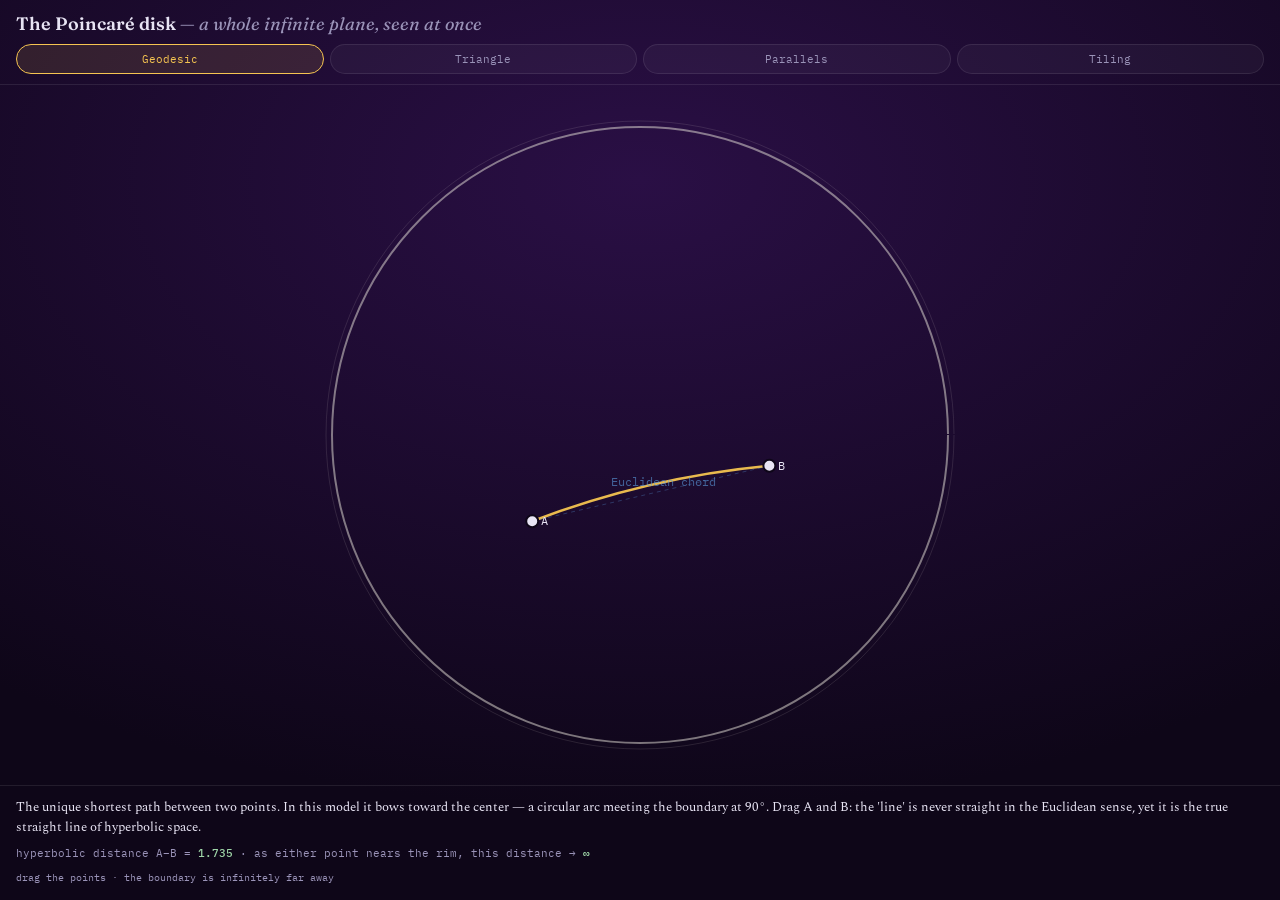
<file: atoms/hyperbolic-disk.html>
<!DOCTYPE html>
<html lang="en">
<head>
<meta charset="UTF-8">
<meta name="viewport" content="width=device-width, initial-scale=1, maximum-scale=1, user-scalable=no">
<title>The Hyperbolic Disk</title>
<link href="https://fonts.googleapis.com/css2?family=Fraunces:opsz,wght@9..144,400;9..144,600&family=Spectral:ital,wght@0,400;0,600;1,400&family=IBM+Plex+Mono:wght@400;500&display=swap" rel="stylesheet">
<style>
:root{--bg:#0e0618;--text:#e8e4f4;--dim:#9a93b8;--gold:#f5c451;--teal:#57ab79;--blue:#5b9ce0;--line:rgba(255,255,255,0.09);}
*{box-sizing:border-box;}
html,body{margin:0;height:100%;background:radial-gradient(120% 100% at 50% 20%, #2a0f45, var(--bg) 70%);color:var(--text);
  font-family:'Spectral',Georgia,serif;overflow:hidden;}
#app{position:fixed;inset:0;display:flex;flex-direction:column;}
header{padding:12px 16px 10px;border-bottom:1px solid var(--line);}
h1{font-family:'Fraunces',Georgia,serif;font-size:18px;font-weight:600;margin:0;}
h1 em{font-style:italic;color:var(--dim);font-weight:400;}
.chips{display:flex;gap:6px;margin-top:9px;}
.chip{flex:1;text-align:center;font-family:'IBM Plex Mono',monospace;font-size:10.5px;
  padding:7px 4px;border-radius:999px;border:1px solid var(--line);color:var(--dim);
  background:rgba(255,255,255,0.04);cursor:pointer;}
.chip.on{border-color:var(--gold);color:var(--gold);background:rgba(245,196,81,0.12);}
main{flex:1;position:relative;min-height:0;}
canvas{position:absolute;inset:0;width:100%;height:100%;touch-action:none;}
footer{border-top:1px solid var(--line);padding:12px 16px 16px;}
.cap{font-size:13px;line-height:1.5;}
.facts{font-family:'IBM Plex Mono',monospace;font-size:11px;color:var(--dim);margin-top:7px;line-height:1.7;}
.facts b{color:#9fd6a8;font-weight:500;}
.hint{font-size:10px;color:var(--dim);font-family:'IBM Plex Mono',monospace;margin-top:8px;}
</style>
</head>
<body>
<div id="app">
  <header>
    <h1>The Poincaré disk <em>— a whole infinite plane, seen at once</em></h1>
    <div class="chips" id="chips"></div>
  </header>
  <main><canvas id="cv"></canvas></main>
  <footer>
    <div class="cap" id="cap"></div>
    <div class="facts" id="facts"></div>
    <div class="hint" id="hint">drag the points · the boundary circle is infinitely far away</div>
  </footer>
</div>
<script>
"use strict";
/* Poincaré disk model of the hyperbolic plane.
   Geodesics = circular arcs meeting the boundary at right angles (or diameters).
   The boundary is at infinity: nothing ever reaches it. */
const cv=document.getElementById('cv'),ctx=cv.getContext('2d');
let W=0,H=0,DPR=1,cx=0,cy=0,Rd=0;
function resize(){
  DPR=Math.min(2,window.devicePixelRatio||1);
  W=cv.clientWidth;H=cv.clientHeight;cv.width=W*DPR;cv.height=H*DPR;
  ctx.setTransform(DPR,0,0,DPR,0,0);
  cx=W/2;cy=H/2;Rd=Math.min(W,H)*0.44;
}
window.addEventListener('resize',resize);
if(window.ResizeObserver)new ResizeObserver(()=>resize()).observe(cv);

/* ---- disk math (unit disk, then scaled to screen) ---- */
function toScreen(p){return {x:cx+p.x*Rd, y:cy+p.y*Rd};}
function toDisk(s){return {x:(s.x-cx)/Rd, y:(s.y-cy)/Rd};}

// geodesic through two points a,b in the unit disk.
// Returns either {line:true,...} for a diameter, or {C,r} the orthogonal circle.
function geodesic(a,b){
  const cross=a.x*b.y-a.y*b.x;
  if(Math.abs(cross)<1e-6) return {line:true,a,b}; // collinear w/ origin → diameter
  const a2=a.x*a.x+a.y*a.y, b2=b.x*b.x+b.y*b.y;
  // center (u,v) of orthogonal circle: solves the right-angle-at-boundary condition
  const denom=2*cross;
  const u=( b.y*(a2+1) - a.y*(b2+1) )/denom;
  const v=( a.x*(b2+1) - b.x*(a2+1) )/denom;
  const r=Math.hypot(u-a.x,v-a.y);
  return {line:false,C:{x:u,y:v},r};
}
function drawGeodesicSeg(a,b,color,width){
  ctx.strokeStyle=color;ctx.lineWidth=width||2;
  const g=geodesic(a,b);
  if(g.line){
    const A=toScreen(a),B=toScreen(b);
    ctx.beginPath();ctx.moveTo(A.x,A.y);ctx.lineTo(B.x,B.y);ctx.stroke();
    return;
  }
  const ang=p=>Math.atan2(p.y-g.C.y,p.x-g.C.x);
  let a1=ang(a),a2=ang(b);
  // choose the minor arc (the one staying inside the disk)
  let d=a2-a1;
  while(d>Math.PI)d-=2*Math.PI;
  while(d<-Math.PI)d+=2*Math.PI;
  const Cs=toScreen(g.C), rs=g.r*Rd;
  ctx.beginPath();ctx.arc(Cs.x,Cs.y,rs,a1,a1+d,d<0);ctx.stroke();
}
// full geodesic (both ends hit boundary) — for the "lines" view
function drawFullGeodesic(a,b,color,width){
  const g=geodesic(a,b);
  ctx.strokeStyle=color;ctx.lineWidth=width||1.5;
  if(g.line){
    // diameter direction
    const dx=b.x-a.x,dy=b.y-a.y,L=Math.hypot(dx,dy)||1;
    const A=toScreen({x:-dx/L,y:-dy/L}),B=toScreen({x:dx/L,y:dy/L});
    ctx.beginPath();ctx.moveTo(A.x,A.y);ctx.lineTo(B.x,B.y);ctx.stroke();return;
  }
  // arc between the two boundary intersection points
  const Cs=toScreen(g.C),rs=g.r*Rd;
  // intersection angles of orthogonal circle with unit circle
  const dC=Math.hypot(g.C.x,g.C.y);
  const base=Math.atan2(g.C.y,g.C.x);
  const half=Math.acos(Math.min(1,Math.max(-1,(dC*dC+g.r*g.r-1)/(2*dC*g.r))));
  const p1=base+Math.PI-half, p2=base+Math.PI+half;
  ctx.beginPath();ctx.arc(Cs.x,Cs.y,rs,p1,p2);ctx.stroke();
}

/* hyperbolic distance (for readout) */
function hdist(a,b){
  const dx=a.x-b.x,dy=a.y-b.y;
  const num=2*(dx*dx+dy*dy);
  const den=(1-(a.x*a.x+a.y*a.y))*(1-(b.x*b.x+b.y*b.y));
  return Math.acosh(1+num/den);
}
/* interior angle at vertex V between geodesics to P and Q,
   measured as Euclidean angle of the arc tangents (conformal model ⇒ equals hyperbolic angle) */
function tangentDir(V,X){ // direction of geodesic V→X at V
  const g=geodesic(V,X);
  if(g.line){const d={x:X.x-V.x,y:X.y-V.y};const L=Math.hypot(d.x,d.y)||1;return {x:d.x/L,y:d.y/L};}
  // tangent to circle at V is perpendicular to radius (V-C); pick orientation toward X
  let t={x:-(V.y-g.C.y),y:(V.x-g.C.x)};
  const L=Math.hypot(t.x,t.y)||1;t={x:t.x/L,y:t.y/L};
  // orient toward X along the arc
  const toX={x:X.x-V.x,y:X.y-V.y};
  if(t.x*toX.x+t.y*toX.y<0){t.x=-t.x;t.y=-t.y;}
  return t;
}
function angleAt(V,P,Q){
  const t1=tangentDir(V,P),t2=tangentDir(V,Q);
  let a=Math.acos(Math.min(1,Math.max(-1,t1.x*t2.x+t1.y*t2.y)));
  return a;
}

/* ---- draggable points ---- */
let A={x:-0.35,y:0.28}, B={x:0.42,y:0.10}, Cp={x:-0.05,y:-0.42};
const pts=[A,B,Cp];
let dragging=null;
cv.addEventListener('pointerdown',e=>{
  const m=toDisk({x:e.offsetX*0+ (e.clientX-cv.getBoundingClientRect().left),
                  y:(e.clientY-cv.getBoundingClientRect().top)});
  let best=null,bd=0.09;
  pts.forEach(p=>{const d=Math.hypot(p.x-m.x,p.y-m.y);if(d<bd){bd=d;best=p;}});
  if(best){dragging=best;cv.setPointerCapture(e.pointerId);}
});
cv.addEventListener('pointermove',e=>{
  if(!dragging)return;
  const r=cv.getBoundingClientRect();
  let m=toDisk({x:e.clientX-r.left,y:e.clientY-r.top});
  const R=Math.hypot(m.x,m.y);
  if(R>0.96){m.x*=0.96/R;m.y*=0.96/R;} // keep strictly inside
  dragging.x=m.x;dragging.y=m.y;
});
cv.addEventListener('pointerup',()=>dragging=null);

/* ---- views ---- */
const VIEWS=[
 {name:"Geodesic",cap:"The unique shortest path between two points. In this model it bows toward the center — a circular arc meeting the boundary at 90°. Drag A and B: the 'line' is never straight in the Euclidean sense, yet it is the true straight line of hyperbolic space.",
  facts:()=>`hyperbolic distance A–B = <b>${hdist(A,B).toFixed(3)}</b> · as either point nears the rim, this distance → <b>∞</b>`},
 {name:"Triangle",cap:"A hyperbolic triangle: three geodesic sides. Its angles always sum to LESS than 180° — and the missing amount (the defect) equals its area. Drag the vertices toward the boundary and watch the angles collapse toward zero.",
  facts:()=>{
    const aA=angleAt(A,B,Cp),aB=angleAt(B,A,Cp),aC=angleAt(Cp,A,B);
    const sum=(aA+aB+aC)*180/Math.PI;
    const defect=180-sum;
    return `angle sum = <b>${sum.toFixed(1)}°</b> (Euclidean: always 180°) · defect = area = <b>${defect.toFixed(1)}°</b>`;
  }},
 {name:"Parallels",cap:"Euclid's fifth postulate fails here. Through the point A there are INFINITELY many geodesics that never meet the fixed line through B and C. Two of them (the 'limiting parallels') just barely avoid it; a whole fan lies between.",
  facts:()=>"through one external point: <b>∞ parallels</b> to a given line — the discovery that broke 2000 years of assuming otherwise"},
 {name:"Tiling",cap:"Because area is bounded below (every triangle has area < π) but the plane is infinite, hyperbolic space holds regular tilings impossible in flat space — here the {7,3} tiling, seven heptagons... rendered schematically as a geodesic web. The identical tiles look shrunken near the rim only because the rim is infinitely far.",
  facts:()=>"flat plane: only 3 regular tilings · hyperbolic plane: <b>infinitely many</b> {p,q} with 1/p+1/q < 1/2"}
];
let view=0;

function drawDisk(){
  ctx.clearRect(0,0,W,H);
  // boundary circle (at infinity)
  ctx.strokeStyle='rgba(233,230,220,0.5)';ctx.lineWidth=2;
  ctx.beginPath();ctx.arc(cx,cy,Rd,0,6.28);ctx.stroke();
  ctx.strokeStyle='rgba(233,230,220,0.12)';ctx.lineWidth=1;
  ctx.beginPath();ctx.arc(cx,cy,Rd+6,0,6.28);ctx.stroke();

  if(view===3){ // tiling: a symmetric web of geodesics
    const N=7;
    const ring=[];
    for(let i=0;i<N;i++){const a=i/N*2*Math.PI - Math.PI/2;ring.push({x:0.62*Math.cos(a),y:0.62*Math.sin(a)});}
    ctx.globalAlpha=0.9;
    for(let i=0;i<N;i++){
      drawFullGeodesic(ring[i],ring[(i+1)%N],'rgba(87,171,121,0.55)',1.4);
      drawFullGeodesic(ring[i],ring[(i+2)%N],'rgba(91,156,224,0.4)',1.1);
      drawFullGeodesic(ring[i],ring[(i+3)%N],'rgba(245,196,81,0.3)',1);
    }
    ctx.globalAlpha=1;
    // inner heptagon of geodesics
    const inner=[];
    for(let i=0;i<N;i++){const a=i/N*2*Math.PI-Math.PI/2;inner.push({x:0.3*Math.cos(a),y:0.3*Math.sin(a)});}
    for(let i=0;i<N;i++)drawGeodesicSeg(inner[i],inner[(i+1)%N],'rgba(233,230,220,0.6)',1.5);
    return;
  }

  if(view===2){ // parallels: fixed line + fan through A
    const L1={x:0.1,y:0.55}, L2={x:0.15,y:-0.6};
    drawFullGeodesic(L1,L2,'rgba(233,230,220,0.75)',2);
    // fan of geodesics through A that don't cross the line
    for(let k=-4;k<=4;k++){
      const target={x:0.1+0.001*k, y:0.55 - (k+4)/8*1.15};
      drawFullGeodesic(A,target, k===-4||k===4?'rgba(245,196,81,0.9)':'rgba(91,156,224,0.35)', k===-4||k===4?2:1.2);
    }
    const As=toScreen(A);
    ctx.fillStyle='#f5c451';ctx.beginPath();ctx.arc(As.x,As.y,6,0,6.28);ctx.fill();
    label('A',As.x+9,As.y+4,'#f5c451');
    return;
  }

  if(view===1){ // triangle
    drawGeodesicSeg(A,B,'rgba(245,196,81,0.95)',2.5);
    drawGeodesicSeg(B,Cp,'rgba(245,196,81,0.95)',2.5);
    drawGeodesicSeg(Cp,A,'rgba(245,196,81,0.95)',2.5);
    // faint Euclidean triangle for contrast
    const As=toScreen(A),Bs=toScreen(B),Cs=toScreen(Cp);
    ctx.strokeStyle='rgba(91,156,224,0.3)';ctx.lineWidth=1;ctx.setLineDash([4,4]);
    ctx.beginPath();ctx.moveTo(As.x,As.y);ctx.lineTo(Bs.x,Bs.y);ctx.lineTo(Cs.x,Cs.y);ctx.closePath();ctx.stroke();
    ctx.setLineDash([]);
    drawPts([[A,'A'],[B,'B'],[Cp,'C']]);
    return;
  }

  // view 0: single geodesic
  drawGeodesicSeg(A,B,'rgba(245,196,81,0.95)',2.5);
  const As=toScreen(A),Bs=toScreen(B);
  ctx.strokeStyle='rgba(91,156,224,0.3)';ctx.lineWidth=1;ctx.setLineDash([4,4]);
  ctx.beginPath();ctx.moveTo(As.x,As.y);ctx.lineTo(Bs.x,Bs.y);ctx.stroke();ctx.setLineDash([]);
  label('Euclidean chord',(As.x+Bs.x)/2-40,(As.y+Bs.y)/2-8,'rgba(91,156,224,0.6)');
  drawPts([[A,'A'],[B,'B']]);
}
function drawPts(list){
  list.forEach(([p,nm])=>{
    const s=toScreen(p);
    ctx.fillStyle='#e8e4f4';ctx.strokeStyle='#0e0618';ctx.lineWidth=2;
    ctx.beginPath();ctx.arc(s.x,s.y,6,0,6.28);ctx.fill();ctx.stroke();
    label(nm,s.x+9,s.y+4,'#e8e4f4');
  });
}
function label(t,x,y,c){ctx.font='12px "IBM Plex Mono",monospace';ctx.fillStyle=c;ctx.fillText(t,x,y);}

function loop(){drawDisk();
  document.getElementById('facts').innerHTML=VIEWS[view].facts();
  requestAnimationFrame(loop);}

const chipsEl=document.getElementById('chips');
VIEWS.forEach((v,i)=>{const c=document.createElement('div');c.className='chip';c.textContent=v.name;c.onclick=()=>setView(i);chipsEl.appendChild(c);});
function setView(i){view=i;
  document.querySelectorAll('.chip').forEach((c,j)=>c.classList.toggle('on',j===i));
  document.getElementById('cap').textContent=VIEWS[i].cap;
  document.getElementById('hint').textContent = (i===0||i===1)?'drag the points · the boundary is infinitely far away':'the boundary circle is infinitely far away';
}
resize();setView(0);requestAnimationFrame(loop);
</script>
</body>
</html>
</file>
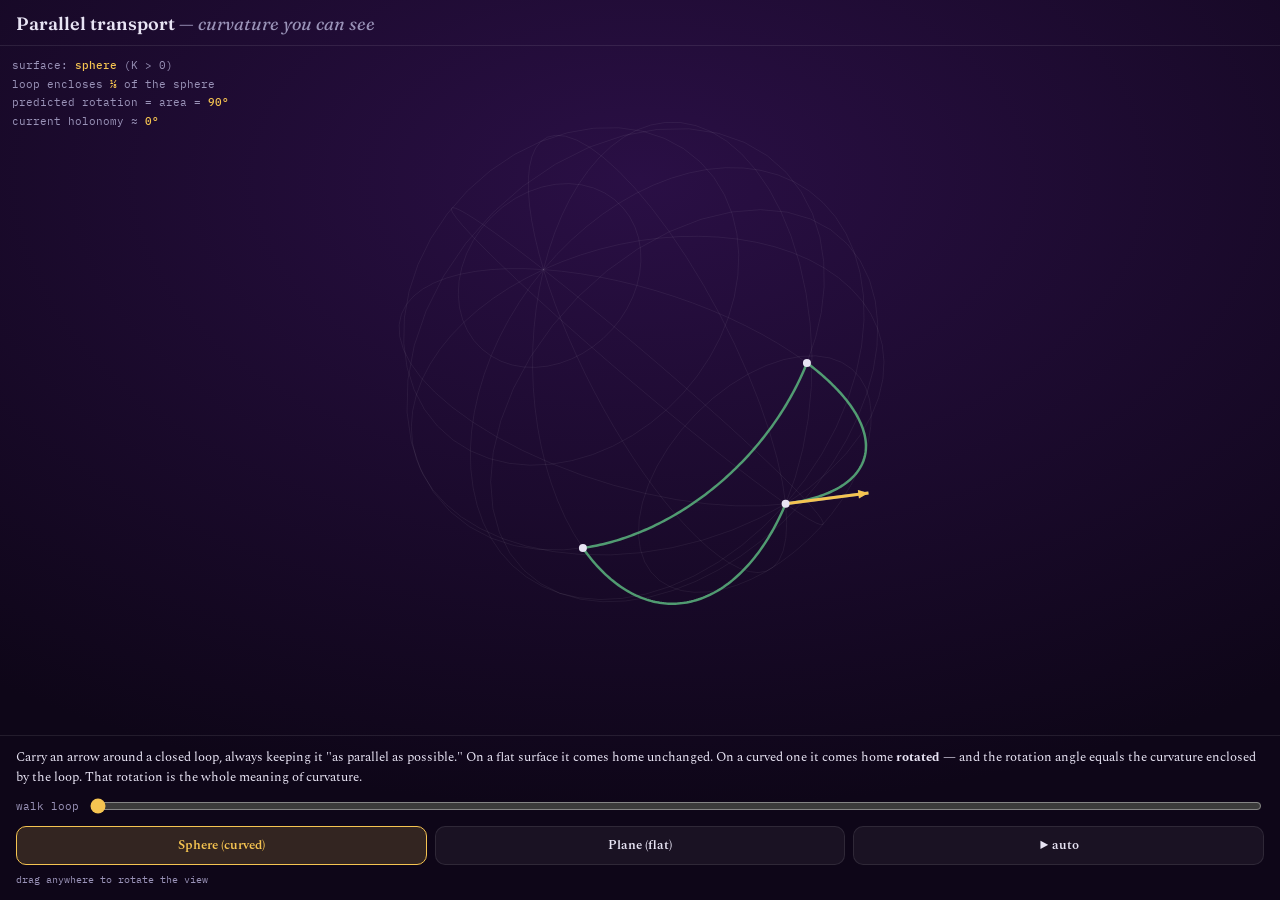
<file: atoms/parallel-transport.html>
<!DOCTYPE html>
<html lang="en">
<head>
<meta charset="UTF-8">
<meta name="viewport" content="width=device-width, initial-scale=1, maximum-scale=1, user-scalable=no">
<title>Parallel Transport & Curvature</title>
<link href="https://fonts.googleapis.com/css2?family=Fraunces:opsz,wght@9..144,400;9..144,600&family=Spectral:ital,wght@0,400;0,600;1,400&family=IBM+Plex+Mono:wght@400;500&display=swap" rel="stylesheet">
<style>
:root{--bg:#0e0618;--text:#e8e4f4;--dim:#9a93b8;--gold:#f5c451;--teal:#57ab79;--blue:#5b9ce0;--line:rgba(255,255,255,0.09);}
*{box-sizing:border-box;}
html,body{margin:0;height:100%;background:radial-gradient(120% 100% at 50% 20%, #2a0f45, var(--bg) 70%);color:var(--text);
  font-family:'Spectral',Georgia,serif;overflow:hidden;}
#app{position:fixed;inset:0;display:flex;flex-direction:column;}
header{padding:12px 16px 10px;border-bottom:1px solid var(--line);}
h1{font-family:'Fraunces',Georgia,serif;font-size:18px;font-weight:600;margin:0;}
h1 em{font-style:italic;color:var(--dim);font-weight:400;}
main{flex:1;position:relative;min-height:0;}
canvas{position:absolute;inset:0;width:100%;height:100%;touch-action:none;}
.overlay{position:absolute;left:12px;top:10px;font-family:'IBM Plex Mono',monospace;
  font-size:11px;color:var(--dim);line-height:1.7;pointer-events:none;}
.overlay b{color:var(--gold);font-weight:500;}
footer{border-top:1px solid var(--line);padding:12px 16px 14px;}
.cap{font-size:13px;line-height:1.5;margin-bottom:9px;}
.controls{display:flex;gap:8px;align-items:center;}
.controls label{font-family:'IBM Plex Mono',monospace;font-size:10.5px;color:var(--dim);min-width:64px;}
input[type=range]{flex:1;accent-color:var(--gold);}
.nav{display:flex;gap:8px;margin-top:10px;}
.nbtn{flex:1;padding:9px;border-radius:10px;border:1px solid var(--line);background:rgba(255,255,255,0.05);
  color:var(--text);font-size:12.5px;font-weight:600;cursor:pointer;text-align:center;}
.nbtn.on{background:rgba(245,196,81,0.16);border-color:var(--gold);color:var(--gold);}
.hint{font-size:10px;color:var(--dim);font-family:'IBM Plex Mono',monospace;margin-top:8px;}
</style>
</head>
<body>
<div id="app">
  <header>
    <h1>Parallel transport <em>— curvature you can see</em></h1>
  </header>
  <main>
    <canvas id="cv"></canvas>
    <div class="overlay" id="ov"></div>
  </main>
  <footer>
    <div class="cap" id="cap">Carry an arrow around a closed loop, always keeping it "as parallel as possible." On a flat surface it comes home unchanged. On a curved one it comes home <b>rotated</b> — and the rotation angle equals the curvature enclosed by the loop. That rotation is the whole meaning of curvature.</div>
    <div class="controls">
      <label>walk loop</label>
      <input type="range" id="prog" min="0" max="100" value="0">
    </div>
    <div class="nav">
      <div class="nbtn on" id="bSphere">Sphere (curved)</div>
      <div class="nbtn" id="bPlane">Plane (flat)</div>
      <div class="nbtn" id="bAuto">▶ auto</div>
    </div>
    <div class="hint">drag anywhere to rotate the view</div>
  </footer>
</div>
<script>
"use strict";
const cv=document.getElementById('cv'),ctx=cv.getContext('2d');
let W=0,H=0,DPR=1;
function resize(){DPR=Math.min(2,window.devicePixelRatio||1);
  W=cv.clientWidth;H=cv.clientHeight;cv.width=W*DPR;cv.height=H*DPR;
  ctx.setTransform(DPR,0,0,DPR,0,0);}
window.addEventListener('resize',resize);
if(window.ResizeObserver)new ResizeObserver(()=>resize()).observe(cv);

/* 3D helpers */
let rotX=-0.5,rotY=0.6;
function rot(p){
  let[x,y,z]=p;
  let y1=y*Math.cos(rotX)-z*Math.sin(rotX), z1=y*Math.sin(rotX)+z*Math.cos(rotX);
  let x2=x*Math.cos(rotY)+z1*Math.sin(rotY), z2=-x*Math.sin(rotY)+z1*Math.cos(rotY);
  return [x2,y1,z2];
}
function proj(p){const[x,y,z]=rot(p);const s=Math.min(W,H)*0.34;const persp=1/(1-z*0.28);
  return {x:W/2+x*s*persp, y:H*0.46+y*s*persp, z};}
function v3(a,b,c){return [a,b,c];}
function norm(p){const L=Math.hypot(p[0],p[1],p[2])||1;return [p[0]/L,p[1]/L,p[2]/L];}
function cross(a,b){return [a[1]*b[2]-a[2]*b[1],a[2]*b[0]-a[0]*b[2],a[0]*b[1]-a[1]*b[0]];}
function sub(a,b){return [a[0]-b[0],a[1]-b[1],a[2]-b[2]];}
function add(a,b){return [a[0]+b[0],a[1]+b[1],a[2]+b[2]];}
function scale(a,s){return [a[0]*s,a[1]*s,a[2]*s];}
function dot(a,b){return a[0]*b[0]+a[1]*b[1]+a[2]*b[2];}

/* The loop: a spherical triangle (3 great-circle arcs) — the classic 90°-holonomy demo.
   Vertices: north pole, and two points on the equator 90° apart. */
const P_top=[0,0,1], P_a=[1,0,0], P_b=[0,1,0];
function slerp(p,q,t){
  const o=Math.acos(Math.min(1,Math.max(-1,dot(p,q))));
  if(o<1e-6)return p;
  const s=Math.sin(o);
  return norm(add(scale(p,Math.sin((1-t)*o)/s),scale(q,Math.sin(t*o)/s)));
}
// build loop point list (parameter 0..3, one unit per edge)
function loopPoint(u){ // u in [0,3)
  u=((u%3)+3)%3;
  if(u<1)return slerp(P_top,P_a,u);
  if(u<2)return slerp(P_a,P_b,u-1);
  return slerp(P_b,P_top,u-2);
}
function loopTangent(u){
  const e=0.01;const p=loopPoint(u),q=loopPoint(u+e);
  return norm(sub(q,p));
}

let mode='sphere'; // or 'plane'
let prog=0, auto=false;

/* parallel transport of a tangent vector along the loop by discrete steps,
   projecting out the normal component (Levi-Civita on the sphere). */
function transportVec(uEnd){
  let p=loopPoint(0);
  // initial tangent vector: pointing along first edge
  let vec=loopTangent(0.0001);
  const steps=Math.max(1,Math.floor(uEnd/ (3/300)));
  const du=uEnd/steps;
  for(let i=1;i<=steps;i++){
    const u=i*du;
    const pNew=loopPoint(u);
    if(mode==='sphere'){
      // move p→pNew, then remove component along new normal (=pNew), renormalize length
      const n=norm(pNew);
      vec=sub(vec,scale(n,dot(vec,n)));
      // also correct for the sphere's rotation of the tangent plane (transport rule):
      // subtract component along change in position to keep it "parallel"
      const L0=Math.hypot(vec[0],vec[1],vec[2])||1;
      vec=scale(vec,1/L0);
    }
    // plane mode: vec is unchanged (flat ⇒ trivial transport)
    p=pNew;
  }
  return {p:loopPoint(uEnd),vec};
}

function drawSphereWire(){
  ctx.strokeStyle='rgba(255,255,255,0.06)';ctx.lineWidth=1;
  for(let lat=-60;lat<=60;lat+=30){
    ctx.beginPath();
    for(let lon=0;lon<=360;lon+=8){
      const la=lat*Math.PI/180, lo=lon*Math.PI/180;
      const p=proj([Math.cos(la)*Math.cos(lo),Math.cos(la)*Math.sin(lo),Math.sin(la)]);
      lon?ctx.lineTo(p.x,p.y):ctx.moveTo(p.x,p.y);
    }ctx.stroke();
  }
  for(let lon=0;lon<360;lon+=30){
    ctx.beginPath();
    for(let lat=-90;lat<=90;lat+=6){
      const la=lat*Math.PI/180, lo=lon*Math.PI/180;
      const p=proj([Math.cos(la)*Math.cos(lo),Math.cos(la)*Math.sin(lo),Math.sin(la)]);
      lat===-90?ctx.moveTo(p.x,p.y):ctx.lineTo(p.x,p.y);
    }ctx.stroke();
  }
}
function drawPlaneGrid(){
  ctx.strokeStyle='rgba(255,255,255,0.06)';ctx.lineWidth=1;
  for(let i=-4;i<=4;i++){
    ctx.beginPath();
    for(let j=-4;j<=4;j++){const p=proj([i*0.28,j*0.28,0]);j===-4?ctx.moveTo(p.x,p.y):ctx.lineTo(p.x,p.y);}ctx.stroke();
    ctx.beginPath();
    for(let j=-4;j<=4;j++){const p=proj([j*0.28,i*0.28,0]);j===-4?ctx.moveTo(p.x,p.y):ctx.lineTo(p.x,p.y);}ctx.stroke();
  }
}
function planeLoopPoint(u){ // square loop in the plane
  u=((u%4)+4)%4;const s=0.62;
  if(u<1)return [ -s+2*s*u, -s,0];
  if(u<2)return [ s, -s+2*s*(u-1),0];
  if(u<3)return [ s-2*s*(u-2), s,0];
  return [ -s, s-2*s*(u-3),0];
}
function drawArrow3(base,dir,color,len){
  const tip=add(base,scale(norm(dir),len));
  const b=proj(base),t=proj(tip);
  ctx.strokeStyle=color;ctx.fillStyle=color;ctx.lineWidth=3;
  ctx.beginPath();ctx.moveTo(b.x,b.y);ctx.lineTo(t.x,t.y);ctx.stroke();
  const a=Math.atan2(t.y-b.y,t.x-b.x);
  ctx.beginPath();ctx.moveTo(t.x,t.y);
  ctx.lineTo(t.x-11*Math.cos(a-0.4),t.y-11*Math.sin(a-0.4));
  ctx.lineTo(t.x-11*Math.cos(a+0.4),t.y-11*Math.sin(a+0.4));
  ctx.closePath();ctx.fill();
}

function draw(){
  ctx.clearRect(0,0,W,H);
  const uMax = mode==='sphere' ? 3 : 4;
  const u = prog/100*uMax;

  if(mode==='sphere'){
    drawSphereWire();
    // draw the loop (three great-circle arcs)
    ctx.strokeStyle='rgba(87,171,121,0.9)';ctx.lineWidth=2.5;
    ctx.beginPath();
    for(let s=0;s<=300;s++){const p=proj(loopPoint(s/300*3));s?ctx.lineTo(p.x,p.y):ctx.moveTo(p.x,p.y);}
    ctx.closePath();ctx.stroke();
    // traversed portion, brighter
    ctx.strokeStyle='rgba(245,196,81,0.95)';ctx.lineWidth=3;
    ctx.beginPath();
    for(let s=0;s<=300;s++){const uu=s/300*u;const p=proj(loopPoint(uu));s?ctx.lineTo(p.x,p.y):ctx.moveTo(p.x,p.y);}
    ctx.stroke();

    // start ghost arrow (where it began)
    const start=transportVec(0.0001);
    drawArrow3(loopPoint(0),start.vec,'rgba(91,156,224,0.5)',0.42);
    // current transported arrow
    const cur=transportVec(Math.max(0.0001,u));
    drawArrow3(cur.p,cur.vec,'#f5c451',0.42);

    // vertices
    [P_top,P_a,P_b].forEach(P=>{const s=proj(P);ctx.fillStyle='#e8e4f4';ctx.beginPath();ctx.arc(s.x,s.y,4,0,6.28);ctx.fill();});

    // holonomy readout: angle between start ghost (transported back to start) and original
    const full=transportVec(2.999);
    const ang=Math.acos(Math.min(1,Math.max(-1,dot(norm(start.vec),norm(full.vec)))))*180/Math.PI;
    document.getElementById('ov').innerHTML =
      `surface: <b>sphere</b> (K &gt; 0)<br>loop encloses <b>⅛</b> of the sphere<br>predicted rotation = area = <b>90°</b><br>current holonomy ≈ <b>${(u>=2.99?ang:(u/3*90)).toFixed(0)}°</b>`;
  } else {
    drawPlaneGrid();
    ctx.strokeStyle='rgba(87,171,121,0.9)';ctx.lineWidth=2.5;
    ctx.beginPath();
    for(let s=0;s<=4;s++){const p=proj(planeLoopPoint(s));s?ctx.lineTo(p.x,p.y):ctx.moveTo(p.x,p.y);}
    ctx.closePath();ctx.stroke();
    ctx.strokeStyle='rgba(245,196,81,0.95)';ctx.lineWidth=3;
    ctx.beginPath();
    for(let s=0;s<=200;s++){const uu=s/200*u;const p=proj(planeLoopPoint(uu));s?ctx.lineTo(p.x,p.y):ctx.moveTo(p.x,p.y);}
    ctx.stroke();
    const base=planeLoopPoint(u);
    drawArrow3(planeLoopPoint(0),[1,0,0],'rgba(91,156,224,0.5)',0.42); // ghost
    drawArrow3(base,[1,0,0],'#f5c451',0.42); // stays parallel — unchanged direction
    document.getElementById('ov').innerHTML =
      `surface: <b>plane</b> (K = 0)<br>loop encloses <b>0</b> curvature<br>predicted rotation = <b>0°</b><br>the arrow returns <b>unchanged</b>`;
  }
}
function loop(){
  if(auto){prog+=0.5;if(prog>100){prog=0;}document.getElementById('prog').value=prog;}
  draw();requestAnimationFrame(loop);
}

/* controls */
document.getElementById('prog').addEventListener('input',e=>{prog=+e.target.value;auto=false;document.getElementById('bAuto').classList.remove('on');document.getElementById('bAuto').textContent='▶ auto';});
function setMode(m){mode=m;prog=0;document.getElementById('prog').value=0;
  document.getElementById('bSphere').classList.toggle('on',m==='sphere');
  document.getElementById('bPlane').classList.toggle('on',m==='plane');}
document.getElementById('bSphere').onclick=()=>setMode('sphere');
document.getElementById('bPlane').onclick=()=>setMode('plane');
document.getElementById('bAuto').onclick=function(){auto=!auto;this.classList.toggle('on',auto);this.textContent=auto?'⏸ pause':'▶ auto';};

/* drag to rotate view */
let drag=null;
cv.addEventListener('pointerdown',e=>{drag={x:e.clientX,y:e.clientY};cv.setPointerCapture(e.pointerId);});
cv.addEventListener('pointermove',e=>{if(!drag)return;
  rotY+=(e.clientX-drag.x)*0.008;rotX+=(e.clientY-drag.y)*0.008;
  rotX=Math.max(-1.4,Math.min(1.4,rotX));drag={x:e.clientX,y:e.clientY};});
cv.addEventListener('pointerup',()=>drag=null);

resize();setMode('sphere');requestAnimationFrame(loop);
</script>
</body>
</html>
</file>
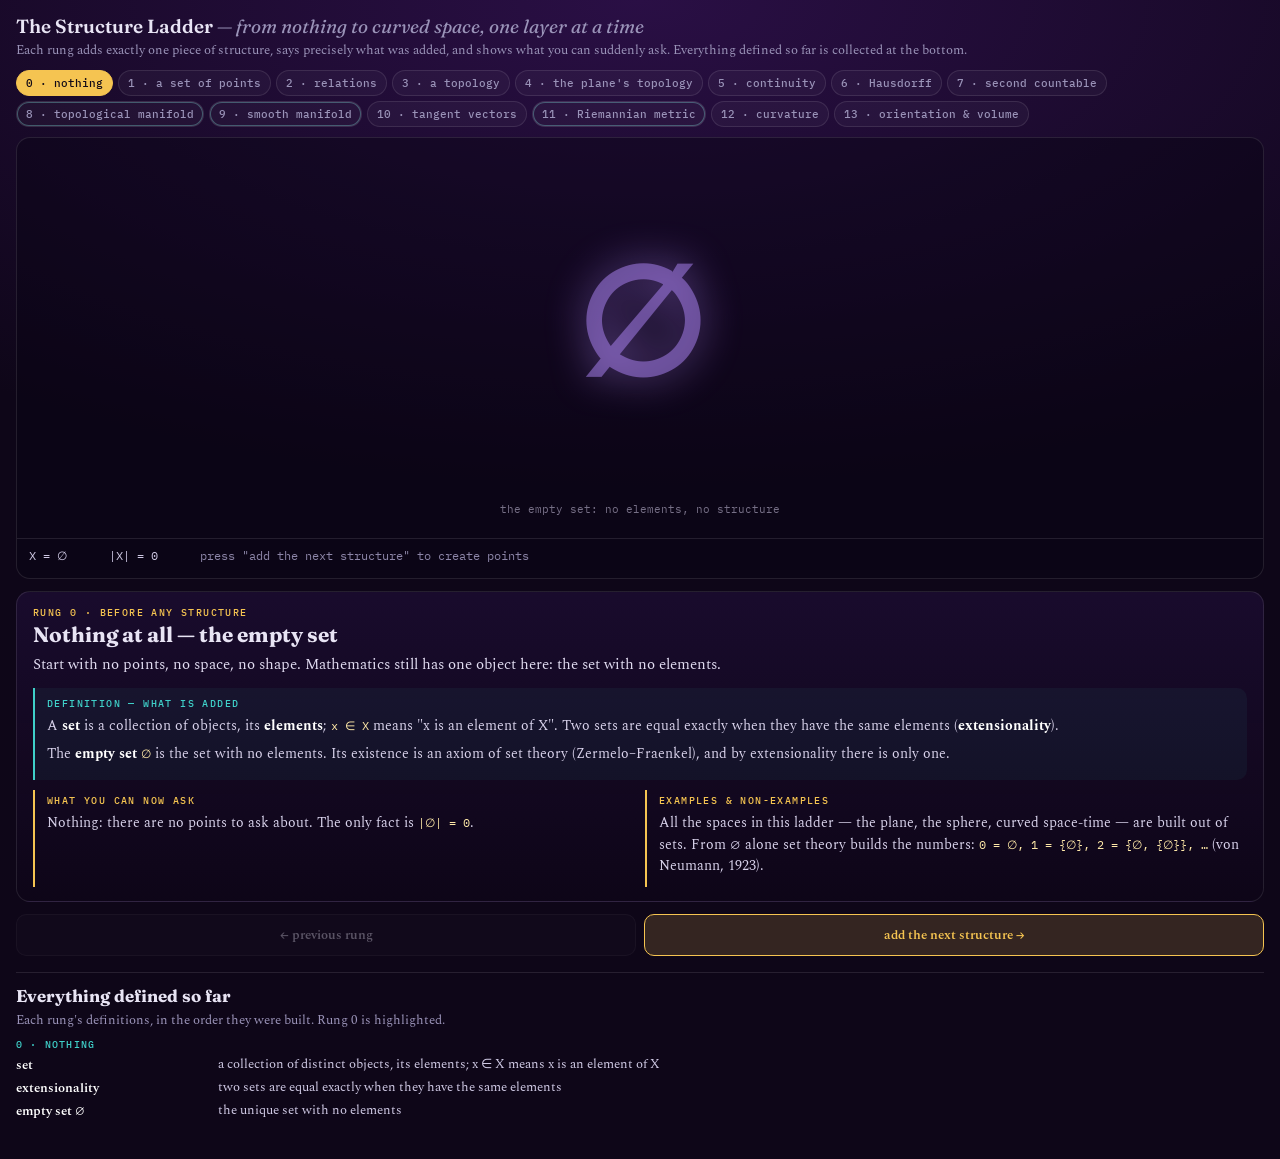
<file: atoms/structure-ladder.html>
<!DOCTYPE html>
<html lang="en">
<head>
<meta charset="UTF-8">
<meta name="viewport" content="width=device-width, initial-scale=1">
<title>The Structure Ladder</title>
<link href="https://fonts.googleapis.com/css2?family=Fraunces:opsz,wght@9..144,400;9..144,600&family=Spectral:ital,wght@0,400;0,600;1,400&family=IBM+Plex+Mono:wght@400;500&display=swap" rel="stylesheet">
<style>
/* The structure ladder: from the empty set to a Riemannian manifold, one layer of structure per rung. */
:root{--bg:#0e0618;--ink:#e8e4f4;--dim:#9a93b8;--gold:#f5c451;--teal:#3fd0c9;--pink:#ff7ac8;--blue:#7aa8ff;--green:#57e08a;--violet:#b48cff;--red:#ff6b5a;--line:rgba(255,255,255,.1);}
*{box-sizing:border-box}
html{background:#0e0618}
html,body{margin:0;background-color:#0e0618;color:var(--ink);font-family:'Spectral',Georgia,serif}
body{padding:14px 16px 28px;background:radial-gradient(120% 60% at 50% 0%,#2a0f45,#0e0618 70%) no-repeat,#0e0618}
h1{font-family:'Fraunces',Georgia,serif;font-size:19px;font-weight:600;margin:0 0 2px}
h1 em{font-style:italic;color:var(--dim);font-weight:400}
.sub{font-size:13px;color:var(--dim);margin:0 0 10px}
.rungs{display:flex;flex-wrap:wrap;gap:5px;margin-bottom:10px}
.rung{font:500 10.5px 'IBM Plex Mono',monospace;padding:5px 9px;border-radius:999px;border:1px solid var(--line);color:var(--dim);background:rgba(255,255,255,.035);cursor:pointer;white-space:nowrap;transition:all .2s}
.rung:hover{border-color:rgba(245,196,81,.5);color:var(--ink)}
.rung.done{color:#cfc9e4;border-color:rgba(245,196,81,.25)}
.rung.on{border-color:var(--gold);color:#120b18;background:var(--gold)}
.rung.milestone{box-shadow:inset 0 0 0 1px rgba(127,227,214,.35)}
.stage{border:1px solid var(--line);border-radius:14px;overflow:hidden;background:rgba(10,6,20,.45)}
.ctl{display:flex;flex-wrap:wrap;gap:5px;align-items:center;padding:8px 10px;border-bottom:1px solid var(--line);min-height:40px}
.ctl:empty{display:none}
.ctl .lab{font:10.5px 'IBM Plex Mono',monospace;color:var(--dim);margin:0 2px 0 6px}
.b{font:500 10.5px 'IBM Plex Mono',monospace;padding:4px 9px;border-radius:999px;border:1px solid rgba(255,255,255,.16);color:#cfc9e4;background:rgba(255,255,255,.04);cursor:pointer}
.b:hover{border-color:var(--gold)}
.b.on{border-color:var(--gold);color:#fff;background:rgba(245,196,81,.16)}
.b.set{border-radius:7px;min-width:62px;text-align:center}
.b.set.on{border-color:var(--teal);background:rgba(63,208,201,.18)}
.ctl input[type=range]{accent-color:var(--gold);width:130px;vertical-align:middle}
#cv{display:block;width:100%;height:400px;touch-action:none;cursor:crosshair}
.read{font:11.5px/1.65 'IBM Plex Mono',monospace;color:#cfc9e4;padding:8px 12px;border-top:1px solid var(--line);min-height:40px;white-space:pre-wrap}
.read .g{color:var(--gold);font-weight:500}.read .t{color:var(--teal);font-weight:500}.read .r{color:var(--red);font-weight:500}.read .d{color:#8d86a8}
.card{margin-top:12px;border:1px solid var(--line);border-radius:14px;padding:14px 16px;background:linear-gradient(180deg,rgba(40,18,70,.45),rgba(14,6,24,.4));animation:rise .35s ease both}
@keyframes rise{from{opacity:0;transform:translateY(8px)}to{opacity:1;transform:none}}
.kick{font:500 10px 'IBM Plex Mono',monospace;letter-spacing:.14em;text-transform:uppercase;color:var(--gold)}
.card h2{font-family:'Fraunces',Georgia,serif;font-size:21px;margin:3px 0 6px;line-height:1.2}
.lead{font-size:15px;line-height:1.55;margin:0 0 12px;color:#e2ddf2}
.grid{display:grid;grid-template-columns:1fr 1fr;gap:10px}
@media(max-width:760px){.grid{grid-template-columns:1fr}}
.box{border-left:2px solid var(--gold);padding:4px 0 4px 12px}
.box.def{grid-column:1/-1;border-color:var(--teal);background:rgba(63,208,201,.05);padding:9px 12px;border-radius:0 10px 10px 0}
.box h3{font:500 10px 'IBM Plex Mono',monospace;letter-spacing:.14em;text-transform:uppercase;margin:0 0 5px;color:var(--gold)}
.box.def h3{color:var(--teal)}
.box p,.box li{font-size:14px;line-height:1.55;margin:0 0 6px;color:#d9d3ec}
.box ul{margin:0;padding-left:18px}
.box b,.gloss b{color:#fff}
.m{font-family:'IBM Plex Mono',monospace;font-size:.88em;color:#ffe9a8}
.no{color:#ff9d8f}.yes{color:#8ff0c0}
.nav{display:flex;gap:8px;margin-top:12px}
.nbtn{flex:1;padding:10px;border-radius:10px;border:1px solid var(--line);background:rgba(255,255,255,.05);color:var(--ink);font:600 13px 'Spectral',serif;cursor:pointer}
.nbtn.primary{background:rgba(245,196,81,.16);border-color:var(--gold);color:var(--gold)}
.nbtn:disabled{opacity:.35;cursor:default}
.gloss{margin-top:16px;border-top:1px solid var(--line);padding-top:12px}
.gloss h2{font-family:'Fraunces',Georgia,serif;font-size:17px;margin:0 0 4px}
.gloss .sub{margin-bottom:8px}
.gloss section{margin:0 0 10px}
.gloss section h4{font:500 10px 'IBM Plex Mono',monospace;letter-spacing:.12em;text-transform:uppercase;color:var(--gold);margin:0 0 4px;cursor:pointer}
.gloss dl{margin:0;display:grid;grid-template-columns:minmax(120px,190px) 1fr;gap:3px 12px}
.gloss dt{font:600 13px 'Spectral',serif;color:#fff}
.gloss dd{margin:0;font-size:13px;line-height:1.5;color:#cfc9e4}
.gloss section.cur h4{color:var(--teal)}
.chain{font:11px 'IBM Plex Mono',monospace;color:var(--dim);margin:6px 0 0;line-height:1.7}
.chain b{color:var(--gold);font-weight:500}
</style>
</head>
<body>
<h1>The Structure Ladder <em>— from nothing to curved space, one layer at a time</em></h1>
<p class="sub">Each rung adds exactly one piece of structure, says precisely what was added, and shows what you can suddenly ask. Everything defined so far is collected at the bottom.</p>
<div class="rungs" id="rungs"></div>
<div class="stage">
  <div class="ctl" id="ctl"></div>
  <canvas id="cv"></canvas>
  <div class="read" id="read"></div>
</div>
<div id="card"></div>
<div class="nav"><button class="nbtn" id="prev">← previous rung</button><button class="nbtn primary" id="next">add the next structure →</button></div>
<div class="gloss" id="gloss"></div>
<script>
"use strict";
const $ = s => document.querySelector(s);
const TAU = Math.PI * 2;
const COL = { ink:"#e8e4f4", dim:"#9a93b8", gold:"#f5c451", teal:"#3fd0c9", pink:"#ff7ac8", blue:"#7aa8ff", green:"#57e08a", violet:"#b48cff", red:"#ff6b5a" };
const cv = $("#cv"), ctx = cv.getContext("2d");
let W = 600, H = 400, DPR = 1;
function resize() { DPR = Math.min(2, window.devicePixelRatio || 1); W = cv.clientWidth || 600; H = cv.clientHeight || 400; cv.width = W * DPR; cv.height = H * DPR; ctx.setTransform(DPR, 0, 0, DPR, 0, 0); }
addEventListener("resize", resize); if (window.ResizeObserver) new ResizeObserver(resize).observe(cv);
function mulberry(a) { return () => { a |= 0; a = a + 0x6D2B79F5 | 0; let t = Math.imul(a ^ a >>> 15, 1 | a); t = t + Math.imul(t ^ t >>> 7, 61 | t) ^ t; return ((t ^ t >>> 14) >>> 0) / 4294967296; }; }
const clamp = (x, a, b) => Math.max(a, Math.min(b, x));
const smooth = t => t * t * (3 - 2 * t);
const read = h => { $("#read").innerHTML = h; };

/* ---------- drawing kit ---------- */
function dot(x, y, r, c, glow) { if (glow) { ctx.shadowColor = c; ctx.shadowBlur = glow; } ctx.fillStyle = c; ctx.beginPath(); ctx.arc(x, y, r, 0, TAU); ctx.fill(); ctx.shadowBlur = 0; }
function text(s, x, y, c, size, align, font) { ctx.font = `${font || ""}${size || 12}px "IBM Plex Mono", monospace`; ctx.fillStyle = c; ctx.textAlign = align || "left"; ctx.textBaseline = "middle"; ctx.fillText(s, x, y); ctx.textAlign = "left"; ctx.textBaseline = "alphabetic"; }
function serif(s, x, y, c, size, align) { ctx.font = `600 ${size || 16}px Fraunces, Georgia, serif`; ctx.fillStyle = c; ctx.textAlign = align || "left"; ctx.textBaseline = "middle"; ctx.fillText(s, x, y); ctx.textAlign = "left"; ctx.textBaseline = "alphabetic"; }
function line(x1, y1, x2, y2, c, w, dash) { ctx.strokeStyle = c; ctx.lineWidth = w || 1; if (dash) ctx.setLineDash(dash); ctx.beginPath(); ctx.moveTo(x1, y1); ctx.lineTo(x2, y2); ctx.stroke(); ctx.setLineDash([]); }
function arrow(x1, y1, x2, y2, c, w, head) { line(x1, y1, x2, y2, c, w); const a = Math.atan2(y2 - y1, x2 - x1), h = head || 9; ctx.fillStyle = c; ctx.beginPath(); ctx.moveTo(x2, y2); ctx.lineTo(x2 - h * Math.cos(a - .42), y2 - h * Math.sin(a - .42)); ctx.lineTo(x2 - h * Math.cos(a + .42), y2 - h * Math.sin(a + .42)); ctx.closePath(); ctx.fill(); }
function poly(P, fill, stroke, w, dash) { ctx.beginPath(); P.forEach((p, i) => i ? ctx.lineTo(p[0], p[1]) : ctx.moveTo(p[0], p[1])); if (fill) { ctx.fillStyle = fill; ctx.fill(); } if (stroke) { ctx.strokeStyle = stroke; ctx.lineWidth = w || 1; if (dash) ctx.setLineDash(dash); ctx.stroke(); ctx.setLineDash([]); } }
function curve(P, stroke, w, dash) { ctx.beginPath(); P.forEach((p, i) => i ? ctx.lineTo(p[0], p[1]) : ctx.moveTo(p[0], p[1])); ctx.strokeStyle = stroke; ctx.lineWidth = w || 1; if (dash) ctx.setLineDash(dash); ctx.stroke(); ctx.setLineDash([]); }
function panelTitle(s, x, y) { text(s, x, y, "rgba(207,201,228,.7)", 10.5); }
// the pad-neighbourhood of the convex hull of some points: a smooth blob that contains exactly those points
function hullOf(P) { const pts = P.slice().sort((a, b) => a.x - b.x || a.y - b.y); if (pts.length < 3) return pts; const cr = (o, a, b) => (a.x - o.x) * (b.y - o.y) - (a.y - o.y) * (b.x - o.x); const lo = [], up = [];
  for (const p of pts) { while (lo.length >= 2 && cr(lo[lo.length - 2], lo[lo.length - 1], p) <= 0) lo.pop(); lo.push(p); }
  for (let i = pts.length - 1; i >= 0; i--) { const p = pts[i]; while (up.length >= 2 && cr(up[up.length - 2], up[up.length - 1], p) <= 0) up.pop(); up.push(p); } up.pop(); lo.pop(); return lo.concat(up); }
function blob(P, pad) {
  const h = hullOf(P); ctx.beginPath(); if (!h.length) return;
  if (h.length === 1) { ctx.arc(h[0].x, h[0].y, pad, 0, TAU); return; }
  if (h.length === 2) { const [a, b] = h, t = Math.atan2(b.y - a.y, b.x - a.x); ctx.arc(b.x, b.y, pad, t - Math.PI / 2, t + Math.PI / 2); ctx.arc(a.x, a.y, pad, t + Math.PI / 2, t + 1.5 * Math.PI); ctx.closePath(); return; }
  const n = h.length, cx = h.reduce((s, p) => s + p.x, 0) / n, cy = h.reduce((s, p) => s + p.y, 0) / n;
  const nr = (a, b) => { const dx = b.x - a.x, dy = b.y - a.y, l = Math.hypot(dx, dy) || 1; let nx = dy / l, ny = -dx / l; if (nx * ((a.x + b.x) / 2 - cx) + ny * ((a.y + b.y) / 2 - cy) < 0) { nx = -nx; ny = -ny; } return Math.atan2(ny, nx); };
  for (let i = 0; i < n; i++) { const a = h[(i - 1 + n) % n], b = h[i], c = h[(i + 1) % n], a0 = nr(a, b); let d = nr(b, c) - a0; while (d > Math.PI) d -= TAU; while (d < -Math.PI) d += TAU; ctx.arc(b.x, b.y, pad, a0, a0 + d, d < 0); }
  ctx.closePath();
}
// a smooth closed region used as "an open set U" in the plane rungs
function region(cx, cy, R) { const f = th => R * (1 + .16 * Math.sin(3 * th + .4) + .09 * Math.cos(5 * th - 1)); const P = []; for (let i = 0; i <= 240; i++) { const th = TAU * i / 240; P.push([cx + f(th) * Math.cos(th), cy + f(th) * Math.sin(th)]); }
  return { P, inside: (x, y) => Math.hypot(x - cx, y - cy) < f(Math.atan2(y - cy, x - cx)), dist: (x, y) => Math.min(...P.map(p => Math.hypot(p[0] - x, p[1] - y))) }; }

/* ---------- the shared set of points (rungs 1 and 2) ---------- */
const LET = "abcdefghijklmnopqrstuvwxyz";
const rnd = mulberry(7);
let PTS = [], spawn = 0;
const place = () => ({ x: .08 + .84 * rnd(), y: .1 + .8 * rnd() });
function addPoint() { if (PTS.length >= 26) return; const q = place(); PTS.push({ name: LET[PTS.length], x: q.x, y: q.y, tx: q.x, ty: q.y, born: performance.now() }); }
function stepPoints() { for (const p of PTS) { p.x += (p.tx - p.x) * .12; p.y += (p.ty - p.y) * .12; } }
const SP = p => [20 + p.x * (W - 40), 16 + p.y * (H - 32)];
function drawPoint(p, t, c, label) { const [x, y] = SP(p), age = (t - p.born) / 350, r = 5.5 * clamp(age, 0, 1);
  if (age < 2.5) { ctx.strokeStyle = `rgba(245,196,81,${.6 * (1 - age / 2.5)})`; ctx.lineWidth = 1.5; ctx.beginPath(); ctx.arc(x, y, 6 + 26 * age / 2.5, 0, TAU); ctx.stroke(); }
  dot(x, y, r, c || COL.ink, 10); if (label !== false) text(p.name, x + 9, y - 8, "#ffe9a8", 12); }
const setName = S => S.length ? "{" + S.join(", ") + "}" : "∅";

/* ================================================================ THE RUNGS */
const RUNGS = [];

/* ---------------------------------------------------------------- 0 · nothing */
RUNGS.push({
  chip: "0 · nothing", kick: "Rung 0 · before any structure", title: "Nothing at all — the empty set",
  lead: "Start with no points, no space, no shape. Mathematics still has one object here: the set with no elements.",
  def: `<p>A <b>set</b> is a collection of objects, its <b>elements</b>; <span class="m">x ∈ X</span> means "x is an element of X". Two sets are equal exactly when they have the same elements (<b>extensionality</b>).</p>
    <p>The <b>empty set</b> <span class="m">∅</span> is the set with no elements. Its existence is an axiom of set theory (Zermelo–Fraenkel), and by extensionality there is only one.</p>`,
  ask: `<p>Nothing: there are no points to ask about. The only fact is <span class="m">|∅| = 0</span>.</p>`,
  ex: `<p>All the spaces in this ladder — the plane, the sphere, curved space-time — are built out of sets. From ∅ alone set theory builds the numbers: <span class="m">0 = ∅, 1 = {∅}, 2 = {∅, {∅}}, …</span> (von Neumann, 1923).</p>`,
  gloss: [["set", "a collection of distinct objects, its elements; x ∈ X means x is an element of X"], ["extensionality", "two sets are equal exactly when they have the same elements"], ["empty set ∅", "the unique set with no elements"]],
  enter() { read(`X = ∅      |X| = 0      <span class="d">press "add the next structure" to create points</span>`); },
  draw(t) { const a = .35 + .15 * Math.sin(t / 900); ctx.save(); ctx.shadowColor = COL.violet; ctx.shadowBlur = 40; serif("∅", W / 2, H / 2 - 6, `rgba(180,140,255,${a})`, 150, "center"); ctx.restore(); text("the empty set: no elements, no structure", W / 2, H - 28, "rgba(207,201,228,.55)", 11, "center"); }
});

/* ---------------------------------------------------------------- 1 · a set */
let shuffleMsg = 0;
RUNGS.push({
  chip: "1 · a set of points", kick: "Rung 1 · add elements", title: "A set of points — and nothing else",
  lead: "Points appear one at a time. That is all there is: a list of distinct elements. Where each dot sits on the screen is only for drawing — press “shuffle the picture” and the set does not change at all.",
  def: `<p>A <b>set</b> X is determined entirely by which elements it has. The only questions it answers are <b>membership</b> (<span class="m">x ∈ X</span>?) and <b>equality</b> (<span class="m">x = y</span>?).</p>
    <p>A <b>function</b> <span class="m">f : X → Y</span> assigns to each x ∈ X exactly one f(x) ∈ Y. A <b>bijection</b> is a function that is one-to-one and onto. Two sets have the same <b>cardinality</b> <span class="m">|X| = |Y|</span> when there is a bijection between them — and as sets they are then indistinguishable.</p>`,
  ask: `<ul><li class="yes">Is x in X? Are x and y the same point?</li><li class="yes">How many points are there? (|X|)</li><li class="no">Not yet: which points are close to each other, whether a sequence of points converges, what shape X has. Distance on the screen is not part of the set.</li></ul>`,
  ex: `<p>{a, b, c} and {1, 2, 3} are different sets with the same cardinality, 3. The natural numbers and the even numbers have the same (infinite) cardinality, via n ↦ 2n; the real numbers have more (Cantor, 1874).</p>`,
  gloss: [["element / membership", "x ∈ X: x belongs to X — the only relation a bare set has"], ["function f : X → Y", "a rule assigning to each x ∈ X exactly one f(x) ∈ Y"], ["bijection", "a one-to-one and onto function; it has an inverse"], ["cardinality |X|", "the size of X; |X| = |Y| when a bijection X → Y exists"]],
  controls: `<button class="b" data-a="add">+ add a point</button><button class="b" data-a="del">− remove one</button><button class="b" data-a="shuffle">⤮ shuffle the picture</button>`,
  wire(c) { c.querySelectorAll("[data-a]").forEach(b => b.onclick = () => { const a = b.dataset.a; if (a === "add") addPoint(); if (a === "del") PTS.pop(); if (a === "shuffle") { PTS.forEach(p => { const q = place(); p.tx = q.x; p.ty = q.y; }); shuffleMsg = performance.now(); } this.info(); }); },
  enter() { if (PTS.length < 3) { PTS = []; spawn = 10; } this.info(); },
  info() { read(`X = ${setName(PTS.map(p => p.name))}      |X| = <span class="g">${PTS.length}</span>\n<span class="d">the dots' positions are not part of X — shuffling gives the same set</span>`); },
  draw(t) {
    if (spawn > 0 && (!this._last || t - this._last > 260)) { this._last = t; addPoint(); spawn--; this.info(); }
    stepPoints(); PTS.forEach(p => drawPoint(p, t));
    if (t - shuffleMsg < 2600) serif("same set — the picture changed, the set didn't", W / 2, 22, `rgba(245,196,81,${1 - (t - shuffleMsg) / 2600})`, 15, "center");
  }
});

/* ---------------------------------------------------------------- 2 · subsets, relations, functions */
let relMode = "subset", relSeed = 1, saved = null;
const CLS = [COL.gold, COL.teal, COL.pink, COL.blue, COL.green];
RUNGS.push({
  chip: "2 · relations", kick: "Rung 2 · add subsets and relations", title: "Subsets, relations, equivalence classes, functions",
  lead: "Still no geometry — but now we can single out collections of points (subsets), connect points by a relation, group them into classes, and map one set to another. These are the tools every later rung is built with.",
  def: `<p>A <b>subset</b> <span class="m">A ⊆ X</span> is a set whose elements all lie in X. The <b>power set</b> <span class="m">𝒫(X)</span> is the set of all subsets; if |X| = n it has 2ⁿ elements.</p>
    <p>The <b>Cartesian product</b> <span class="m">X × Y</span> is the set of ordered pairs (x, y). A <b>relation</b> from X to Y is any subset <span class="m">R ⊆ X × Y</span>; write x R y when (x, y) ∈ R. A function is a relation in which every x is related to exactly one y.</p>
    <p>An <b>equivalence relation</b> ~ on X is reflexive (x ~ x), symmetric (x ~ y ⇒ y ~ x) and transitive (x ~ y and y ~ z ⇒ x ~ z). It splits X into disjoint <b>equivalence classes</b> [x] — a <b>partition</b> — and the set of classes is the <b>quotient set</b> <span class="m">X/~</span>.</p>`,
  ask: `<ul><li class="yes">Is A contained in B? Which points are related? Which class is x in? Is f one-to-one, onto?</li><li class="no">Still not: "x is <i>near</i> y". A relation can say which pairs are linked, but a limit needs nearness at every scale at once — closer, and closer, and closer. That is exactly what a topology will provide.</li></ul>`,
  ex: `<p>"Has the same remainder mod 3" is an equivalence relation on the integers with three classes. Gluing is an equivalence relation too: a circle is the interval [0, 1] with 0 ~ 1 — a quotient we will meet again (the line with two origins, the Möbius band, tangent vectors are all built as quotients).</p>`,
  gloss: [["subset A ⊆ X", "every element of A is an element of X"], ["power set 𝒫(X)", "the set of all subsets of X (2ⁿ of them if |X| = n)"], ["Cartesian product X × Y", "the set of ordered pairs (x, y) with x ∈ X, y ∈ Y"], ["relation", "a subset R ⊆ X × Y; x R y means (x, y) ∈ R"], ["equivalence relation", "a relation that is reflexive, symmetric and transitive"], ["equivalence class, quotient X/~", "[x] = {y : y ~ x}; the classes partition X and form the quotient set X/~"]],
  controls: `<span class="lab">show</span><button class="b on" data-m="subset">a subset</button><button class="b" data-m="relation">a relation</button><button class="b" data-m="equiv">an equivalence relation</button><button class="b" data-m="function">a function</button><button class="b" data-a="again">↻ another</button>`,
  wire(c) { c.querySelectorAll("[data-m]").forEach(b => b.onclick = () => { c.querySelectorAll("[data-m]").forEach(x => x.classList.toggle("on", x === b)); this.mode(b.dataset.m); }); c.querySelector("[data-a=again]").onclick = () => { relSeed++; this.mode(relMode); }; },
  enter() { while (PTS.length < 9) addPoint(); PTS.forEach(p => p.born = -1e9); this.mode("subset"); },
  leave() { if (saved) { PTS.forEach((p, i) => { p.tx = saved[i][0]; p.ty = saved[i][1]; }); saved = null; } },
  mode(m) {
    if (saved && m !== "function") { PTS.forEach((p, i) => { p.tx = saved[i][0]; p.ty = saved[i][1]; }); saved = null; }
    relMode = m; const R = mulberry(relSeed * 97 + m.length), n = PTS.length, names = PTS.map(p => p.name);
    if (m === "subset") { this.S = PTS.map(() => R() < .45); if (!this.S.some(Boolean)) this.S[0] = true; const A = names.filter((_, i) => this.S[i]); read(`A = ${setName(A)} ⊆ X      |A| = ${A.length}\n<span class="d">X has 2^${n} = ${2 ** n} subsets in all — the power set 𝒫(X)</span>`); }
    if (m === "relation") { this.E = []; for (let k = 0; k < n + 3; k++) { const i = Math.floor(R() * n), j = Math.floor(R() * n); this.E.push([i, j]); } read(`R = { ${this.E.map(([i, j]) => `(${names[i]}, ${names[j]})`).join(", ")} } ⊆ X × X\n<span class="d">a relation is nothing but a set of ordered pairs — any set of arrows you like</span>`); }
    if (m === "equiv") { const k = 3 + Math.floor(R() * 2); this.C = PTS.map((_, i) => i < k ? i : Math.floor(R() * k)); const cls = [...Array(k).keys()].map(c => names.filter((_, i) => this.C[i] === c));
      read(`classes: ${cls.map(c => setName(c)).join("  ")}\nX/~ = { ${cls.map(c => "[" + c[0] + "]").join(", ")} }   <span class="d">— ${k} classes; every point is in exactly one</span>`); }
    if (m === "function") { saved = PTS.map(p => [p.tx, p.ty]); const half = Math.ceil(n / 2); this.F = []; PTS.forEach((p, i) => { const L = i < half, k = L ? i : i - half, cnt = L ? half : n - half; p.tx = L ? .18 : .78; p.ty = .1 + .8 * (k + .5) / cnt; }); for (let i = 0; i < half; i++) this.F.push([i, half + Math.floor(R() * (n - half))]);
      const img = new Set(this.F.map(f => f[1])), inj = img.size === this.F.length, sur = img.size === n - half;
      read(`f : X → Y   ${this.F.map(([i, j]) => `${names[i]} ↦ ${names[j]}`).join(", ")}\none-to-one: ${inj ? '<span class="t">yes</span>' : '<span class="r">no</span>'}   onto: ${sur ? '<span class="t">yes</span>' : '<span class="r">no</span>'}   <span class="d">every x has exactly one arrow</span>`); }
  },
  draw(t) {
    stepPoints(); const P = PTS.map(SP);
    if (relMode === "subset") { PTS.forEach((p, i) => { if (this.S[i]) { dot(...P[i], 15, "rgba(63,208,201,.18)"); ctx.strokeStyle = COL.teal; ctx.lineWidth = 1.5; ctx.beginPath(); ctx.arc(...P[i], 15, 0, TAU); ctx.stroke(); } }); text("teal rings: the elements of A", 14, H - 14, "rgba(127,227,214,.8)", 11); }
    if (relMode === "relation") this.E.forEach(([i, j]) => { if (i === j) { ctx.strokeStyle = COL.pink; ctx.lineWidth = 1.5; ctx.beginPath(); ctx.arc(P[i][0], P[i][1] - 14, 10, 0, TAU); ctx.stroke(); return; } const [x1, y1] = P[i], [x2, y2] = P[j], a = Math.atan2(y2 - y1, x2 - x1); arrow(x1 + 9 * Math.cos(a), y1 + 9 * Math.sin(a), x2 - 10 * Math.cos(a), y2 - 10 * Math.sin(a), "rgba(255,122,200,.85)", 1.6); });
    if (relMode === "equiv") { PTS.forEach((_, i) => PTS.forEach((_, j) => { if (j > i && this.C[i] === this.C[j]) line(...P[i], ...P[j], CLS[this.C[i]] + "66", 1.4); })); }
    if (relMode === "function") { text("X", W * .18 + 20 - 4, 14, COL.gold, 13, "center"); text("Y", W * .78 + 8, 14, COL.teal, 13, "center"); this.F.forEach(([i, j]) => { const [x1, y1] = P[i], [x2, y2] = P[j]; arrow(x1 + 10, y1, x2 - 12, y2, "rgba(245,196,81,.75)", 1.5); }); }
    PTS.forEach((p, i) => drawPoint(p, t, relMode === "equiv" ? CLS[this.C[i]] : relMode === "function" ? (i < Math.ceil(PTS.length / 2) ? COL.gold : COL.teal) : null));
  }
});

/* ---------------------------------------------------------------- 3 · a topology */
const TOP = { tau: new Set([0, 1, 3, 15]), pick: -1 };
const FOUR = ["a", "b", "c", "d"], FULL = 15;
const members = m => FOUR.filter((_, i) => m >> i & 1);
const mname = m => m === 0 ? "∅" : m === FULL ? "X" : "{" + members(m).join(",") + "}";
const PRE = { "indiscrete": [0, 15], "discrete": [...Array(16).keys()], "a chain": [0, 1, 3, 7, 15], "Sierpiński-type": [0, 1, 15], "separates a, b": [0, 1, 2, 3, 15], "✗ union missing": [0, 1, 2, 15], "✗ intersection missing": [0, 3, 6, 7, 15] };
function checkTop(T) {
  const L = [...T], res = { a1: T.has(0) && T.has(FULL), a2: null, a3: null, need: [] };
  if (!T.has(0)) res.need.push(0); if (!T.has(FULL)) res.need.push(FULL);
  for (const U of L) for (const V of L) { if (res.a2 === null && !T.has(U | V)) { res.a2 = [U, V]; res.need.push(U | V); } if (res.a3 === null && !T.has(U & V)) { res.a3 = [U, V]; res.need.push(U & V); } }
  res.ok = res.a1 && !res.a2 && !res.a3; return res;
}
RUNGS.push({
  chip: "3 · a topology", kick: "Rung 3 · add nearness", title: "A topology: saying which sets are “open”",
  lead: "Nearness is introduced without any distances. We simply declare some subsets to be open — think “regions with no edge”. A point's open sets are its neighbourhoods. Three rules make the declaration consistent. Try it on a four-point set: tick subsets and the rules are checked live.",
  def: `<p>A <b>topology</b> on a set X is a collection τ of subsets of X, called <b>open sets</b>, such that</p>
    <ul><li><b>(T1)</b> ∅ and X are open;</li><li><b>(T2)</b> any union of open sets is open;</li><li><b>(T3)</b> the intersection of finitely many open sets is open.</li></ul>
    <p>The pair (X, τ) is a <b>topological space</b>. A <b>neighbourhood</b> of x is an open set containing x. A set is <b>closed</b> when its complement is open. X is <b>connected</b> if it is not the union of two disjoint non-empty open sets.</p>`,
  ask: `<ul><li class="yes">Which points can be told apart by open sets? Which points are "stuck together"? Is X connected?</li><li class="yes">Soon: limits and continuity — both are defined using only open sets.</li><li class="no">Not yet: how far apart two points are. A topology has no numbers in it.</li></ul>`,
  ex: `<p>The same four points carry many topologies. <b>Discrete</b>: every subset open — every point is isolated. <b>Indiscrete</b>: only ∅ and X — no two points can be separated. <span class="no">Not a topology</span>: {∅, {a}, {b}, X}, because the union {a, b} is missing. On a finite set there are exactly 355 topologies on 4 points.</p>`,
  gloss: [["topology τ", "a collection of subsets (open sets) containing ∅ and X, closed under all unions and finite intersections"], ["topological space (X, τ)", "a set together with a topology on it"], ["neighbourhood of x", "an open set that contains x"], ["closed set", "a set whose complement is open"], ["connected", "X cannot be split into two disjoint non-empty open sets"]],
  controls: `<span class="lab">start from</span>${Object.keys(PRE).map(k => `<button class="b" data-p="${k}">${k}</button>`).join("")}<span style="flex-basis:100%;height:0"></span><span class="lab">open sets (tick to declare open)</span>${[...Array(16).keys()].sort((a, b) => members(a).length - members(b).length || a - b).map(m => `<button class="b set" data-s="${m}">${mname(m)}</button>`).join("")}`,
  wire(c) { c.querySelectorAll("[data-p]").forEach(b => b.onclick = () => { TOP.tau = new Set(PRE[b.dataset.p]); TOP.pick = -1; this.sync(); }); c.querySelectorAll("[data-s]").forEach(b => b.onclick = () => { const m = +b.dataset.s; TOP.tau.has(m) ? TOP.tau.delete(m) : TOP.tau.add(m); TOP.pick = -1; this.sync(); }); this.c = c; },
  enter() { this.sync(); },
  pos() { const L = W * .52; return [[.26, .26], [.78, .2], [.72, .78], [.2, .74]].map(([u, v]) => ({ x: 26 + u * (L - 52), y: 30 + v * (H - 60) })); },
  sync() {
    this.c && this.c.querySelectorAll("[data-s]").forEach(b => b.classList.toggle("on", TOP.tau.has(+b.dataset.s)));
    const T = TOP.tau, k = checkTop(T); this.k = k; const L = [...T].sort((a, b) => members(a).length - members(b).length);
    let s = `τ = { ${L.map(mname).join(", ")} }\n(T1) ∅ and X open: ${k.a1 ? '<span class="t">✓</span>' : '<span class="r">✗</span>'}   (T2) unions: ${k.a2 ? `<span class="r">✗ ${mname(k.a2[0])} ∪ ${mname(k.a2[1])} = ${mname(k.a2[0] | k.a2[1])} is not open</span>` : '<span class="t">✓</span>'}   (T3) intersections: ${k.a3 ? `<span class="r">✗ ${mname(k.a3[0])} ∩ ${mname(k.a3[1])} = ${mname(k.a3[0] & k.a3[1])} is not open</span>` : '<span class="t">✓</span>'}\n`;
    if (k.ok) {
      const sep = (x, y) => L.some(U => (U >> x & 1) && !(U >> y & 1) || (U >> y & 1) && !(U >> x & 1)), haus = (x, y) => L.some(U => L.some(V => (U >> x & 1) && (V >> y & 1) && !(U & V)));
      let T0 = true, T2 = true; for (let x = 0; x < 4; x++) for (let y = x + 1; y < 4; y++) { if (!sep(x, y)) T0 = false; if (!haus(x, y)) T2 = false; }
      const conn = !L.some(U => U && U !== FULL && T.has(FULL ^ U));
      s += `<span class="g">a topology ✓</span>   connected: ${conn ? "yes" : "no"}   every two points told apart by some open set: ${T0 ? "yes" : "no"}   … by disjoint open sets (Hausdorff, rung 6): ${T2 ? "yes" : "no"}\n<span class="d">click a point to see its smallest neighbourhood</span>`;
      if (TOP.pick >= 0) { const nb = L.filter(U => U >> TOP.pick & 1).reduce((a, b) => a & b, FULL); s += `   smallest neighbourhood of ${FOUR[TOP.pick]}: <span class="g">${mname(nb)}</span>`; this.nb = nb; } else this.nb = 0;
    } else { s += `<span class="r">not a topology yet</span> — the red dashed outline shows a set the rules force to be open`; this.nb = 0; }
    read(s);
  },
  down(x, y) { const P = this.pos(); P.forEach((p, i) => { if (Math.hypot(p.x - x, p.y - y) < 22) TOP.pick = i; }); this.sync(); },
  draw(t) {
    const P = this.pos(), L = [...TOP.tau].filter(m => m).sort((a, b) => members(b).length - members(a).length);
    L.forEach(m => { const S = P.filter((_, i) => m >> i & 1), pad = 16 + 10 * members(m).length; blob(S, pad); ctx.fillStyle = m === FULL ? "rgba(63,208,201,.05)" : "rgba(63,208,201,.08)"; ctx.fill(); ctx.strokeStyle = "rgba(127,227,214,.75)"; ctx.lineWidth = 1.4; ctx.stroke(); });
    if (this.k && !this.k.ok) this.k.need.filter(m => m && m !== FULL).forEach(m => { const S = P.filter((_, i) => m >> i & 1); blob(S, 14 + 10 * members(m).length); ctx.strokeStyle = COL.red; ctx.lineWidth = 2; ctx.setLineDash([6, 5]); ctx.stroke(); ctx.setLineDash([]); });
    if (this.nb) { const S = P.filter((_, i) => this.nb >> i & 1); blob(S, 12 + 10 * members(this.nb).length); ctx.strokeStyle = COL.gold; ctx.lineWidth = 3; ctx.shadowColor = COL.gold; ctx.shadowBlur = 12; ctx.stroke(); ctx.shadowBlur = 0; }
    P.forEach((p, i) => { dot(p.x, p.y, 7, i === TOP.pick ? COL.gold : COL.ink, 12); text(FOUR[i], p.x + 11, p.y - 11, "#ffe9a8", 14); });
    // Hasse diagram of τ, ordered by inclusion
    const x0 = W * .56, x1 = W - 16, Lv = [...TOP.tau], lev = k => Lv.filter(m => members(m).length === k);
    panelTitle("τ ordered by inclusion (bottom ∅, top X)", x0, 16);
    const at = {}, nw = {}; for (let k = 0; k <= 4; k++) { const row = lev(k); row.forEach((m, j) => { at[m] = [x0 + (x1 - x0) * (j + 1) / (row.length + 1), H - 26 - (H - 70) * k / 4]; nw[m] = Math.min(62, (x1 - x0) / (row.length + 1) - 4); }); }
    Lv.forEach(U => Lv.forEach(V => { if (U !== V && (U & V) === U && !Lv.some(Wm => Wm !== U && Wm !== V && (U & Wm) === U && (Wm & V) === Wm)) line(...at[U], ...at[V], "rgba(127,227,214,.35)", 1.2); }));
    Lv.forEach(m => { const [x, y] = at[m]; ctx.fillStyle = m === this.nb ? "rgba(245,196,81,.25)" : "rgba(20,12,40,.95)"; ctx.strokeStyle = m === this.nb ? COL.gold : "rgba(127,227,214,.7)"; ctx.lineWidth = 1.2; ctx.beginPath(); ctx.roundRect(x - nw[m] / 2, y - 11, nw[m], 22, 11); ctx.fill(); ctx.stroke(); text(mname(m), x, y + 1, "#e8e4f4", nw[m] < 50 ? 9.5 : 11, "center"); });
  }
});

/* ---------------------------------------------------------------- 4 · open sets in the plane */
let r4closed = false, r4probe = null, r4t0 = 0;
RUNGS.push({
  chip: "4 · the plane's topology", kick: "Rung 4 · from finitely many points to a continuum", title: "Open sets in the plane: room to spare around every point",
  lead: "Now take all points of the plane. Here nearness comes from distance, and a set is open when every one of its points has a little disc around it that stays inside the set. Move over the region: at every point of an open set a disc fits — smaller near the edge, but never zero.",
  def: `<p>The <b>distance</b> in the plane is <span class="m">d(p, q) = √((x₁ − x₂)² + (y₁ − y₂)²)</span>. The <b>open ball</b> of radius r > 0 around p is <span class="m">B(p, r) = {q : d(p, q) &lt; r}</span>.</p>
    <p>A set U ⊆ ℝ² is <b>open</b> when for every p ∈ U there is some r > 0 with B(p, r) ⊆ U. These open sets satisfy (T1)–(T3) of rung 3, so they form a topology: the <b>standard topology</b> of ℝ².</p>
    <p>More generally a <b>metric</b> on a set is a function d with d(p, q) ≥ 0, d(p, q) = 0 ⇔ p = q, d(p, q) = d(q, p) and d(p, r) ≤ d(p, q) + d(q, r); every metric defines a topology this way.</p>`,
  ask: `<ul><li class="yes"><b>Limits</b>: pₙ → p if every neighbourhood of p contains all but finitely many pₙ.</li><li class="yes"><b>Interior, boundary, closure</b> of a set.</li><li class="yes">Why only <i>finite</i> intersections? The intervals (−1, 1), (−½, ½), (−⅓, ⅓), … are all open, but all of them together meet only in {0}, which is not open. The right-hand panel shows it.</li></ul>`,
  ex: `<p><span class="yes">Open</span>: the inside of a circle, the whole plane, the plane minus a point. <span class="no">Not open</span>: a closed disc (points on its rim have no disc inside), a single point, a line in the plane.</p>`,
  gloss: [["metric d", "a distance function: positive, zero only on equal points, symmetric, and obeying the triangle inequality"], ["open ball B(p, r)", "all points at distance less than r from p"], ["open set in ℝⁿ", "a set that contains a small ball around each of its points"], ["standard topology", "the topology of ℝⁿ made of these open sets"], ["limit pₙ → p", "every neighbourhood of p contains all but finitely many of the pₙ"]],
  controls: `<button class="b on" data-m="open">an open region (edge not included)</button><button class="b" data-m="closed">a closed disc (edge included)</button>`,
  wire(c) { c.querySelectorAll("[data-m]").forEach(b => b.onclick = () => { c.querySelectorAll("[data-m]").forEach(x => x.classList.toggle("on", x === b)); r4closed = b.dataset.m === "closed"; r4t0 = performance.now(); }); },
  enter() { r4probe = null; r4t0 = performance.now(); },
  move(x, y) { r4probe = [x, y]; }, down(x, y) { r4probe = [x, y]; },
  draw(t) {
    const cx = W * .33, cy = H / 2, R0 = Math.min(W * .24, H * .36);
    let U, pr;
    if (!r4closed) { U = region(cx, cy, R0); poly(U.P, "rgba(63,208,201,.12)", "rgba(127,227,214,.85)", 2, [7, 6]); }
    else { U = { P: [...Array(241).keys()].map(i => [cx + R0 * Math.cos(TAU * i / 240), cy + R0 * Math.sin(TAU * i / 240)]), inside: (x, y) => Math.hypot(x - cx, y - cy) <= R0 + .5 }; U.dist = (x, y) => Math.abs(R0 - Math.hypot(x - cx, y - cy)); poly(U.P, "rgba(63,208,201,.12)", COL.teal, 3); }
    if (r4probe) pr = r4probe; else { const s = ((t - r4t0) / 4200) % 1, e = s < .5 ? smooth(s * 2) : smooth(2 - s * 2), ang = -.6; const edge = r4closed ? R0 : R0 * (1 + .16 * Math.sin(3 * ang + .4) + .09 * Math.cos(5 * ang - 1)); pr = [cx + Math.cos(ang) * edge * (r4closed ? e : .98 * e), cy + Math.sin(ang) * edge * (r4closed ? e : .98 * e)]; }
    const inside = U.inside(pr[0], pr[1]), dd = U.dist(pr[0], pr[1]);
    let msg;
    if (inside && dd > 1.2) { const r = dd * .92; dot(pr[0], pr[1], r, "rgba(245,196,81,.16)"); ctx.strokeStyle = COL.gold; ctx.lineWidth = 1.5; ctx.beginPath(); ctx.arc(pr[0], pr[1], r, 0, TAU); ctx.stroke(); msg = `p inside U: the ball B(p, ${(r / R0).toFixed(3)}) fits inside U   <span class="t">✓</span>`; }
    else if (r4closed && dd <= 1.5) { const r = 16; ctx.save(); ctx.beginPath(); ctx.arc(pr[0], pr[1], r, 0, TAU); ctx.clip(); ctx.fillStyle = "rgba(255,107,90,.4)"; ctx.fillRect(0, 0, W, H); ctx.beginPath(); ctx.arc(cx, cy, R0, 0, TAU); ctx.fillStyle = "rgba(245,196,81,.35)"; ctx.fill(); ctx.restore(); ctx.strokeStyle = COL.red; ctx.lineWidth = 1.5; ctx.beginPath(); ctx.arc(pr[0], pr[1], r, 0, TAU); ctx.stroke(); msg = `p on the rim of the closed disc: <span class="r">every ball around p sticks out</span> — so the closed disc is not open`; }
    else msg = inside ? "p is right at the edge" : `p is outside the region`;
    dot(pr[0], pr[1], 4.5, COL.gold, 10); text("p", pr[0] + 8, pr[1] - 8, COL.gold, 13);
    text(r4closed ? "closed disc D (rim included)" : "open set U (dashed edge: not part of U)", cx, 16, "rgba(207,201,228,.75)", 11, "center");
    // why only finite intersections: (−1/n, 1/n) shrink to {0}
    const x0 = W * .66, x1 = W - 22, xm = (x0 + x1) / 2, sc = (x1 - x0) / 2, nMax = 1 + Math.floor(((t - r4t0) / 500) % 14);
    panelTitle("(−1/n, 1/n) for n = 1 … " + nMax, x0, 16);
    for (let n = 1; n <= nMax; n++) { const y = 36 + n * 20; line(xm - sc / n, y, xm + sc / n, y, n === nMax ? COL.gold : "rgba(127,227,214,.6)", 3); dot(xm - sc / n, y, 3, "#0e0618"); ctx.strokeStyle = "rgba(127,227,214,.8)"; ctx.lineWidth = 1; ctx.beginPath(); ctx.arc(xm - sc / n, y, 3, 0, TAU); ctx.stroke(); ctx.beginPath(); ctx.arc(xm + sc / n, y, 3, 0, TAU); ctx.stroke(); }
    line(xm, 40, xm, H - 36, "rgba(245,196,81,.35)", 1, [3, 4]); text("all of them meet only in {0}", xm, H - 22, COL.gold, 11, "center");
    read(msg + `\n<span class="d">the intersection of the infinitely many open intervals (−1/n, 1/n) is the single point {0}, which is not open — so (T3) allows only finite intersections</span>`);
  }
});

/* ---------------------------------------------------------------- 5 · continuity & homeomorphism */
let r5mode = "stretch";
RUNGS.push({
  chip: "5 · continuity", kick: "Rung 5 · add maps that respect nearness", title: "Continuous maps and homeomorphisms: rubber-sheet sameness",
  lead: "With open sets we can say what it means for a map to keep nearby points nearby: continuity. A homeomorphism is a continuous bijection whose inverse is continuous too — bending and stretching allowed, tearing and gluing forbidden. To a topologist, homeomorphic spaces are the same space.",
  def: `<p>A map <span class="m">f : X → Y</span> between topological spaces is <b>continuous</b> if the preimage <span class="m">f⁻¹(V)</span> of every open set V ⊆ Y is open in X. For the plane this is the familiar ε–δ condition: points close to p go to points close to f(p).</p>
    <p>A <b>homeomorphism</b> is a bijection f such that both f and its inverse f⁻¹ are continuous. X and Y are <b>homeomorphic</b> (X ≅ Y) when one exists. A <b>topological property</b> is one preserved by homeomorphisms — connectedness, compactness, the number of holes.</p>`,
  ask: `<ul><li class="yes">Are two spaces the same up to deformation? (a square ≅ a disc; a coffee mug ≅ a doughnut)</li><li class="no">Not topological: size, straightness, angles — a homeomorphism can change all of them.</li></ul>`,
  ex: `<p><span class="yes">Stretch</span>: the square becomes a disc — a homeomorphism. <span class="no">Tear</span>: points on either side of the cut, however close, end up far apart — not continuous. <span class="no">Squash</span>: the top half collapses onto a line — continuous but not one-to-one, so no inverse.</p>`,
  gloss: [["continuous map", "preimages of open sets are open — nearby points stay nearby"], ["homeomorphism", "a bijection that is continuous with a continuous inverse"], ["homeomorphic X ≅ Y", "there is a homeomorphism between them: the same space to topology"], ["topological property", "a property preserved by every homeomorphism"]],
  controls: `<button class="b on" data-m="stretch">stretch (homeomorphism)</button><button class="b" data-m="tear">tear (not continuous)</button><button class="b" data-m="squash">squash (not one-to-one)</button>`,
  wire(c) { c.querySelectorAll("[data-m]").forEach(b => b.onclick = () => { c.querySelectorAll("[data-m]").forEach(x => x.classList.toggle("on", x === b)); r5mode = b.dataset.m; }); },
  draw(t) {
    const s = (t / 3600) % 2, k = smooth(s < 1 ? s : 2 - s), R = Math.min(W * .19, H * .4), cxL = W * .27, cxR = W * .72, cy = H / 2;
    const F = (x, y) => { if (r5mode === "stretch") { const dx = x * Math.sqrt(1 - y * y / 2), dy = y * Math.sqrt(1 - x * x / 2); return [x + (dx - x) * k, y + (dy - y) * k]; }
      if (r5mode === "tear") return [x + (x >= 0 ? 1 : -1) * .45 * k * (y > -.2 ? 1 : 0) * (y + .2) / 1.2, y]; return [x, y < 0 ? y : y * (1 - .97 * k)]; };
    const grid = (cx, map, col) => { for (let i = 0; i <= 10; i++) { const u = -1 + i / 5, A = [], B = []; for (let j = 0; j <= 60; j++) { const v = -1 + j / 30; const a = map(u, v), b = map(v, u); A.push([cx + a[0] * R, cy + a[1] * R]); B.push([cx + b[0] * R, cy + b[1] * R]); }
      curve(A, col, 1.2); curve(B, col, 1.2); } };
    panelTitle("before: a square", cxL - R, 16); panelTitle(r5mode === "stretch" ? "after: a disc — same space" : r5mode === "tear" ? "after: torn — not continuous" : "after: squashed — not one-to-one", cxR - R, 16);
    grid(cxL, (x, y) => [x, y], "rgba(127,227,214,.55)");
    if (r5mode === "tear") { // draw the two halves separately so the cut shows
      for (const side of [-1, 1]) for (let i = 0; i <= 10; i++) { const u = -1 + i / 5; if (u * side < 0) continue; const A = []; for (let j = 0; j <= 60; j++) { const v = -1 + j / 30, a = F(u === 0 ? side * 1e-6 : u, v); A.push([cxR + a[0] * R, cy + a[1] * R]); } curve(A, "rgba(245,196,81,.7)", 1.2);
        for (let i2 = 0; i2 <= 10; i2++) { const v = -1 + i2 / 5, B = []; for (let j = 0; j <= 30; j++) { const x = side * j / 30, a = F(x === 0 ? side * 1e-6 : x, v); B.push([cxR + a[0] * R, cy + a[1] * R]); } curve(B, "rgba(245,196,81,.7)", 1.2); } }
    } else grid(cxR, F, "rgba(245,196,81,.7)");
    arrow(cxL + R + 14, cy, cxR - R - 18, cy, "rgba(207,201,228,.6)", 1.5); text("f", (cxL + cxR) / 2, cy - 12, COL.ink, 14, "center");
    const p1 = [-.03, .5], p2 = [.03, .5], a1 = F(...p1), a2 = F(...p2);
    dot(cxL + p1[0] * R, cy + p1[1] * R, 4, COL.pink, 8); dot(cxL + p2[0] * R, cy + p2[1] * R, 4, COL.blue, 8);
    dot(cxR + a1[0] * R, cy + a1[1] * R, 4, COL.pink, 8); dot(cxR + a2[0] * R, cy + a2[1] * R, 4, COL.blue, 8);
    const d0 = Math.hypot(p1[0] - p2[0], p1[1] - p2[1]), d1 = Math.hypot(a1[0] - a2[0], a1[1] - a2[1]);
    read(`two nearby points (pink, blue): distance before ${d0.toFixed(3)}, after ${d1.toFixed(3)}   ${r5mode === "tear" && d1 > .2 ? '<span class="r">torn apart — f is not continuous</span>' : r5mode === "squash" && k > .9 ? '<span class="r">the whole top half lands on one line — f has no inverse</span>' : '<span class="t">nearby points stay nearby</span>'}\n<span class="d">stretch mode is (x, y) ↦ (x√(1 − y²/2), y√(1 − x²/2)), a homeomorphism from the square onto the disc</span>`);
  }
});

/* ---------------------------------------------------------------- 6 · Hausdorff */
let r6p = [.18, .45], r6q = [.36, .6], r6drag = null;
RUNGS.push({
  chip: "6 · Hausdorff", kick: "Rung 6 · condition 1 of 3 for a manifold", title: "Hausdorff: distinct points can be kept apart",
  lead: "A topology can be too coarse to separate points. The first condition we demand of a manifold is that any two different points have neighbourhoods that do not overlap. In the plane this is automatic (drag p and q). On the “line with two origins” it fails: every neighbourhood of one origin meets every neighbourhood of the other.",
  def: `<p>A topological space X is <b>Hausdorff</b> (or T₂) if for any two distinct points x ≠ y there are open sets U ∋ x and V ∋ y with <span class="m">U ∩ V = ∅</span>.</p>
    <p>Consequence: in a Hausdorff space a sequence has at most one limit.</p>
    <p>The <b>line with two origins</b>: take two copies of the real line and glue each point x of one to the same x of the other, except at 0 (a quotient, rung 2). Every point has a neighbourhood like an open interval, but the two origins cannot be separated.</p>`,
  ask: `<ul><li class="yes">Is the limit of a sequence unique? In a Hausdorff space, yes.</li><li class="no">On the line with two origins the sequence 1, ½, ⅓, … converges to <i>both</i> origins at once.</li></ul>`,
  ex: `<p><span class="yes">Hausdorff</span>: ℝⁿ, every metric space, every subspace of a Hausdorff space. <span class="no">Not Hausdorff</span>: the line with two origins, the indiscrete topology on two or more points, the Sierpiński space of rung 3.</p>`,
  gloss: [["Hausdorff (T₂)", "distinct points have disjoint neighbourhoods"], ["line with two origins", "two real lines glued everywhere except at 0: locally like ℝ but not Hausdorff"]],
  enter() { r6drag = null; },
  down(x, y) { const L = W * .48; [["p", r6p], ["q", r6q]].forEach(([n, v]) => { if (Math.hypot(20 + v[0] / .5 * (L - 40) - x, v[1] * H - y) < 18) r6drag = v; }); },
  move(x, y, b) { if (r6drag && b) { const L = W * .48; r6drag[0] = clamp((x - 20) / (L - 40) * .5, .02, .48); r6drag[1] = clamp(y / H, .12, .9); } },
  up() { r6drag = null; },
  draw(t) {
    const L = W * .48, X = v => [20 + v[0] / .5 * (L - 40), v[1] * H], P = X(r6p), Q = X(r6q), d = Math.hypot(P[0] - Q[0], P[1] - Q[1]), r = d / 2 * .92;
    panelTitle("the plane: drag p and q", 20, 16);
    [[P, COL.gold, "p"], [Q, COL.teal, "q"]].forEach(([c, col, n]) => { dot(c[0], c[1], r, col + "22"); ctx.strokeStyle = col; ctx.lineWidth = 1.5; ctx.setLineDash([5, 4]); ctx.beginPath(); ctx.arc(c[0], c[1], r, 0, TAU); ctx.stroke(); ctx.setLineDash([]); dot(c[0], c[1], 6, col, 10); text(n, c[0] + 9, c[1] - 9, col, 14); });
    text(`balls of radius d(p, q)/2 never overlap`, 20, H - 16, "rgba(207,201,228,.7)", 11);
    // the line with two origins, drawn as two copies of ℝ glued point-by-point except at 0
    const x0 = W * .55, x1 = W - 22, xm = (x0 + x1) / 2, yT = H * .36, yB = H * .64, half = (x1 - x0) / 2, eps = half * (.1 + .75 * (.5 + .5 * Math.cos(t / 1600)));
    panelTitle("the line with two origins = two copies of ℝ, glued at every x ≠ 0", x0, 16);
    for (let x = x0 + 4; x <= x1; x += 13) { if (Math.abs(x - xm) < 7) continue; const inN = Math.abs(x - xm) < eps; line(x, yT + 5, x, yB - 5, inN ? "rgba(255,107,90,.85)" : "rgba(207,201,228,.22)", inN ? 1.6 : 1, [3, 3]); }
    line(x0, yT, x1, yT, "rgba(232,228,244,.75)", 2); line(x0, yB, x1, yB, "rgba(232,228,244,.75)", 2);
    line(xm - eps, yT, xm + eps, yT, COL.gold, 6); line(xm - eps, yB, xm + eps, yB, COL.teal, 6);
    dot(xm, yT, 7, COL.gold, 14); text("0", xm, yT - 18, COL.gold, 14, "center"); dot(xm, yB, 7, COL.teal, 14); text("0′", xm, yB + 20, COL.teal, 14, "center");
    ctx.fillStyle = "rgba(14,6,24,.92)"; ctx.fillRect(xm - 36, (yT + yB) / 2 - 10, 72, 20); text("not glued", xm, (yT + yB) / 2, "#e8e4f4", 10.5, "center");
    for (let n = 2; n <= 14; n++) { const xx = xm + half * .9 / n; dot(xx, yT, 2.2, "#ffe9a8"); dot(xx, yB, 2.2, "#ffe9a8"); }
    text("gold: a neighbourhood of 0 · teal: of 0′ · red glue: points in both", x0, H - 16, "rgba(207,201,228,.75)", 10.5);
    read(`plane: d(p, q) = ${(d / (L - 40) * .5).toFixed(3)} — balls of radius d/2 around p and q are disjoint   <span class="t">Hausdorff ✓</span>\nline with two origins: however small ε, (−ε, 0) ∪ (0, ε) lies in both neighbourhoods   <span class="r">not Hausdorff</span>   <span class="d">(the dots 1, ½, ⅓, … converge to both origins)</span>`);
  }
});

/* ---------------------------------------------------------------- 7 · second countable */
let r7build = false, r7t0 = 0;
RUNGS.push({
  chip: "7 · second countable", kick: "Rung 7 · condition 2 of 3 for a manifold", title: "Second countable: countably many basic open sets are enough",
  lead: "The second condition keeps a manifold from being unmanageably large. It asks for a countable supply of basic open sets from which every open set can be assembled as a union. In the plane, discs with rational centres and rational radii do the job; watch an arbitrary open region being built from them.",
  def: `<p>A <b>base</b> for a topology τ is a collection ℬ of open sets such that every open set is a union of members of ℬ. X is <b>second countable</b> if it has a <b>countable</b> base (one that can be listed ℬ₁, ℬ₂, ℬ₃, …).</p>
    <p>For ℝⁿ: the balls B(q, r) with q having rational coordinates and r rational form a countable base.</p>
    <p>Why a manifold needs it: second countability (with Hausdorff) gives partitions of unity, which glue local constructions into global ones, and lets every manifold be embedded in some ℝᴺ (Whitney, 1936).</p>`,
  ask: `<ul><li class="yes">Can every open set be described by a list of basic pieces? Yes — countably many suffice.</li><li class="yes">Can we build smooth functions, metrics, integrals by patching local pieces? Yes (partitions of unity).</li></ul>`,
  ex: `<p><span class="yes">Second countable</span>: ℝⁿ, spheres, tori, every subspace of ℝⁿ. <span class="no">Not</span>: the <b>long line</b> — uncountably many copies of [0, 1) laid end to end (Cantor's ω₁). Near each point it looks exactly like ℝ and it is Hausdorff, but it is too long to be covered by countably many basic sets. The discrete topology on the real numbers is another non-example.</p>`,
  gloss: [["base of a topology", "a collection of open sets whose unions give every open set"], ["second countable", "the topology has a countable base"], ["long line", "ω₁ copies of [0, 1) end to end: locally like ℝ, Hausdorff, but not second countable"]],
  controls: `<button class="b on" data-m="base">the base: rational discs, finer and finer</button><button class="b" data-m="build">build an open set from them</button>`,
  wire(c) { c.querySelectorAll("[data-m]").forEach(b => b.onclick = () => { c.querySelectorAll("[data-m]").forEach(x => x.classList.toggle("on", x === b)); r7build = b.dataset.m === "build"; r7t0 = performance.now(); }); },
  enter() { r7t0 = performance.now(); },
  draw(t) {
    const el = (t - r7t0) / 1000, cx = W / 2, cy = H / 2, R0 = Math.min(W * .3, H * .38), U = region(cx, cy, R0);
    const S0 = Math.min(W, H) * .5, levels = Math.min(5, 1 + Math.floor(el * 1.2));
    if (!r7build) { this._key = null;
      for (let k = 0; k < levels; k++) { const s = S0 / 2 ** k, r = s * .72; ctx.strokeStyle = `hsla(${180 + k * 25},70%,65%,${.55 - k * .06})`; ctx.lineWidth = 1;
        for (let x = cx % s; x < W; x += s) for (let y = cy % s; y < H; y += s) { ctx.beginPath(); ctx.arc(x, y, r, 0, TAU); ctx.stroke(); } }
      read(`level k: discs with centres on a grid of spacing 2⁻ᵏ and radius ≈ 0.72·2⁻ᵏ   levels shown: ${levels}\n<span class="d">all rational centres and radii together: still only countably many discs — a countable base for ℝ²</span>`);
    } else {
      poly(U.P, "rgba(63,208,201,.06)", "rgba(127,227,214,.8)", 2, [7, 6]);
      const key = levels + "|" + W + "|" + H;
      if (this._key !== key) { this._key = key; const cover = []; for (let k = 0; k < levels; k++) { const s = S0 / 2 ** (k + 1), r = s * .72; for (let x = cx % s; x < W; x += s) for (let y = cy % s; y < H; y += s) { if (U.inside(x, y) && U.dist(x, y) > r && !cover.some(c => Math.hypot(c[0] - x, c[1] - y) < c[2] * .8)) cover.push([x, y, r]); } } this._cover = cover; }
      const cover = this._cover, used = cover.length;
      cover.forEach(([x, y, r], i) => { dot(x, y, r, `hsla(${45 + (r < 6 ? 150 : r < 14 ? 100 : 0)},80%,60%,.18)`); ctx.strokeStyle = "rgba(245,196,81,.55)"; ctx.lineWidth = 1; ctx.beginPath(); ctx.arc(x, y, r, 0, TAU); ctx.stroke(); });
      read(`U (dashed) = the union of the basic discs inside it   discs drawn so far: <span class="g">${used}</span>\n<span class="d">keep refining (levels ${levels}) and the union fills all of U — every open set is a countable union of basic discs</span>`);
    }
  }
});

/* ---------------------------------------------------------------- 8 · locally Euclidean → topological manifold */
let r8mode = "sphere", r8p = [.35, .45], r8drag = false;
function sph(lat, lon) { return [Math.cos(lat) * Math.sin(lon), Math.sin(lat), Math.cos(lat) * Math.cos(lon)]; }
RUNGS.push({
  chip: "8 · topological manifold", kick: "Rung 8 · condition 3 of 3 — a milestone", title: "Locally Euclidean — and so, a topological manifold",
  lead: "The last condition: every point has a neighbourhood that is a faithful (homeomorphic) copy of an open piece of flat ℝⁿ. Such a copy is a chart. Drag the patch around the sphere — every patch flattens onto a disc without tearing. Then look at a cross: at its centre no neighbourhood looks like a line.",
  def: `<p>X is <b>locally Euclidean of dimension n</b> if every point p has an open neighbourhood U and a homeomorphism <span class="m">φ : U → φ(U)</span> onto an open subset of ℝⁿ. The pair (U, φ) is a <b>chart</b>; the numbers <span class="m">φ(q) = (x¹, …, xⁿ)</span> are the <b>coordinates</b> of q.</p>
    <p>A <b>topological manifold</b> of dimension n is a topological space that is</p>
    <ul><li><b>Hausdorff</b> (rung 6),</li><li><b>second countable</b> (rung 7), and</li><li><b>locally Euclidean</b> of dimension n (this rung).</li></ul>
    <p>The dimension is well defined: by Brouwer's invariance of domain (1912) an open set of ℝᵐ is never homeomorphic to one of ℝⁿ when m ≠ n.</p>`,
  ask: `<ul><li class="yes">What does the space look like up close? Like ℝⁿ, everywhere.</li><li class="yes">Global questions: is it compact, connected, orientable (rung 13)? How many holes does it have?</li><li class="no">Not yet: derivatives. A chart is only a homeomorphism, and two charts may disagree about what is "smooth".</li></ul>`,
  ex: `<p><span class="yes">Manifolds</span>: ℝⁿ, the circle S¹, the sphere S², the torus, the Möbius band (without its edge), any open subset of a manifold. <span class="no">Not manifolds</span>: the cross (fails locally Euclidean at the centre), the line with two origins (fails Hausdorff), the long line (fails second countable).</p>`,
  gloss: [["locally Euclidean", "each point has a neighbourhood homeomorphic to an open subset of ℝⁿ"], ["chart (U, φ)", "an open set U with a homeomorphism φ onto an open subset of ℝⁿ; φ gives coordinates"], ["topological manifold", "a Hausdorff, second countable, locally Euclidean space"], ["dimension", "the n in ℝⁿ; well defined by Brouwer's invariance of domain"]],
  controls: `<button class="b on" data-m="sphere">the sphere: a chart</button><button class="b" data-m="cross">the cross: not a manifold</button>`,
  wire(c) { c.querySelectorAll("[data-m]").forEach(b => b.onclick = () => { c.querySelectorAll("[data-m]").forEach(x => x.classList.toggle("on", x === b)); r8mode = b.dataset.m; }); },
  geo() { const R = Math.min(W * .2, H * .42); return { R, cx: W * .26, cy: H / 2, dx: W * .74, dR: Math.min(W * .19, H * .4) }; },
  down(x, y) { if (r8mode !== "sphere") return; const g = this.geo(); if (Math.hypot(x - g.cx, y - g.cy) < g.R) { r8drag = true; this.move(x, y, 1); } },
  move(x, y, b) { if (!r8drag || !b) return; const g = this.geo(), u = clamp((x - g.cx) / g.R, -.55, .55), v = clamp(-(y - g.cy) / g.R, -.55, .55); r8p = [Math.asin(v), Math.asin(clamp(u / Math.cos(Math.asin(v)), -.95, .95))]; },
  up() { r8drag = false; },
  draw(t) {
    const g = this.geo();
    if (r8mode === "sphere") {
      const gr = ctx.createRadialGradient(g.cx - g.R * .35, g.cy - g.R * .4, g.R * .1, g.cx, g.cy, g.R); gr.addColorStop(0, "#4a2d80"); gr.addColorStop(1, "#150a2a"); dot(g.cx, g.cy, g.R, gr); ctx.strokeStyle = "rgba(180,140,255,.4)"; ctx.lineWidth = 1; ctx.beginPath(); ctx.arc(g.cx, g.cy, g.R, 0, TAU); ctx.stroke();
      const [lat, lon] = r8p, P = sph(lat, lon), e1 = [Math.cos(lon), 0, -Math.sin(lon)], e2 = [-Math.sin(lat) * Math.sin(lon), Math.cos(lat), -Math.sin(lat) * Math.cos(lon)], A = .62;
      const at = (rho, psi) => { const c = Math.cos(rho), s = Math.sin(rho); return [0, 1, 2].map(i => c * P[i] + s * (Math.cos(psi) * e1[i] + Math.sin(psi) * e2[i])); };
      const S = v => [g.cx + v[0] * g.R, g.cy - v[1] * g.R], D = (rho, psi) => [g.dx + rho / A * g.dR * Math.cos(psi), g.cy - rho / A * g.dR * Math.sin(psi)];
      const cap = []; for (let i = 0; i <= 80; i++) cap.push(S(at(A, TAU * i / 80))); poly(cap, "rgba(245,196,81,.12)", "rgba(245,196,81,.8)", 1.6);
      for (let k = 1; k <= 4; k++) { const rho = A * k / 4, C1 = [], C2 = []; for (let i = 0; i <= 80; i++) { C1.push(S(at(rho, TAU * i / 80))); C2.push(D(rho, TAU * i / 80)); } curve(C1, "rgba(122,168,255,.7)", 1); curve(C2, "rgba(122,168,255,.7)", 1); }
      for (let k = 0; k < 12; k++) { const psi = TAU * k / 12, C1 = [], C2 = []; for (let i = 0; i <= 20; i++) { C1.push(S(at(A * i / 20, psi))); C2.push(D(A * i / 20, psi)); } curve(C1, "rgba(122,168,255,.45)", 1); curve(C2, "rgba(122,168,255,.45)", 1); }
      dot(g.dx, g.cy, g.dR, "rgba(245,196,81,.07)"); ctx.strokeStyle = "rgba(245,196,81,.8)"; ctx.lineWidth = 1.6; ctx.setLineDash([6, 5]); ctx.beginPath(); ctx.arc(g.dx, g.cy, g.dR, 0, TAU); ctx.stroke(); ctx.setLineDash([]);
      const rq = A * .55, psi = t / 1400, q3 = at(rq, psi), q2 = D(rq, psi); dot(...S(q3), 5, COL.pink, 10); dot(...q2, 5, COL.pink, 10); dot(...S(P), 4, COL.gold, 8); dot(g.dx, g.cy, 4, COL.gold, 8);
      arrow(g.cx + g.R + 12, g.cy - 20, g.dx - g.dR - 16, g.cy - 20, "rgba(207,201,228,.7)", 1.5); text("φ (a homeomorphism)", (g.cx + g.R + g.dx - g.dR) / 2, g.cy - 34, COL.ink, 11.5, "center");
      text("drag the patch U over the sphere", g.cx, 16, "rgba(207,201,228,.7)", 11, "center"); text("φ(U): an open disc in ℝ²", g.dx, 16, "rgba(207,201,228,.7)", 11, "center");
      const xy = [(rq / A * Math.cos(psi)).toFixed(3), (rq / A * Math.sin(psi)).toFixed(3)];
      read(`the pink point q ∈ U has chart coordinates φ(q) = (x¹, x²) = (${xy[0]}, ${xy[1]})\n<span class="d">every point of the sphere lies in such a patch, the sphere is Hausdorff and second countable → S² is a topological 2-manifold</span>`);
    } else {
      const cx = W * .3, cy = H / 2, L = Math.min(W * .22, H * .42);
      line(cx - L, cy - L * .7, cx + L, cy + L * .7, COL.ink, 3); line(cx - L, cy + L * .7, cx + L, cy - L * .7, COL.ink, 3);
      const pr = [cx - L * .6, cy - L * .42], r = 26; dot(...pr, r, "rgba(63,208,201,.15)"); ctx.strokeStyle = COL.teal; ctx.beginPath(); ctx.arc(...pr, r, 0, TAU); ctx.stroke(); dot(...pr, 5, COL.teal, 8); text("p", pr[0] - 16, pr[1] - 14, COL.teal, 13);
      dot(cx, cy, 30, "rgba(255,107,90,.15)"); ctx.strokeStyle = COL.red; ctx.beginPath(); ctx.arc(cx, cy, 30, 0, TAU); ctx.stroke(); dot(cx, cy, 6, COL.red, 10); text("x", cx + 10, cy - 16, COL.red, 14);
      const x0 = W * .62, y1 = H * .3, y2 = H * .7, w2 = W * .3;
      panelTitle("remove the point from a small neighbourhood:", x0, 20);
      line(x0, y1, x0 + w2 * .45, y1, COL.teal, 3); line(x0 + w2 * .55, y1, x0 + w2, y1, COL.teal, 3); dot(x0 + w2 / 2, y1, 5, "#0e0618"); ctx.strokeStyle = COL.teal; ctx.beginPath(); ctx.arc(x0 + w2 / 2, y1, 5, 0, TAU); ctx.stroke(); text("near p: 2 pieces (like an interval)", x0, y1 + 24, COL.teal, 11);
      const c2 = [x0 + w2 / 2, y2 - 10]; [[1, .7], [1, -.7], [-1, .7], [-1, -.7]].forEach(([a, b]) => line(c2[0] + a * 12, c2[1] + b * 8, c2[0] + a * 60, c2[1] + b * 42, COL.red, 3)); dot(...c2, 5, "#0e0618"); ctx.strokeStyle = COL.red; ctx.beginPath(); ctx.arc(...c2, 5, 0, TAU); ctx.stroke(); text("near x: 4 pieces", x0, y2 + 52, COL.red, 11);
      read(`at p: a small neighbourhood is an open interval ≅ (−1, 1) ⊆ ℝ¹   <span class="t">locally Euclidean ✓</span>\nat x: removing x from any small neighbourhood leaves 4 pieces, but removing a point from an interval leaves 2 — so no neighbourhood of x is homeomorphic to an interval   <span class="r">not a manifold</span>`);
    }
  }
});

/* ---------------------------------------------------------------- 9 · atlas & smooth structure */
let r9th = .9, r9drag = false, r9bad = false;
RUNGS.push({
  chip: "9 · smooth manifold", kick: "Rung 9 · add smoothness — a milestone", title: "An atlas with smooth transitions: a smooth manifold",
  lead: "One chart rarely covers the whole space: the circle needs at least two. Where two charts overlap, going from one set of coordinates to the other is a transition map. If every transition map is infinitely differentiable, calculus done in one chart agrees with calculus done in any other — and the manifold becomes smooth. Drag p around the circle.",
  def: `<p>An <b>atlas</b> is a collection of charts (U_α, φ_α) whose domains cover the manifold. Where two overlap, the <b>transition map</b> is <span class="m">φ_β ∘ φ_α⁻¹ : φ_α(U_α ∩ U_β) → φ_β(U_α ∩ U_β)</span>, a map between open subsets of ℝⁿ.</p>
    <p>The atlas is <b>smooth</b> if every transition map is C^∞ (has derivatives of all orders). A <b>smooth structure</b> is a maximal smooth atlas, and a <b>smooth manifold</b> is a topological manifold together with a smooth structure. A function f : M → ℝ is <b>smooth</b> if f ∘ φ⁻¹ is C^∞ for every chart.</p>
    <p>For the circle: stereographic projection from the north pole N gives <span class="m">u = x/(1 − y)</span> on S¹ ∖ {N}; from the south pole, <span class="m">v = x/(1 + y)</span> on S¹ ∖ {S}. On the overlap <span class="m">u·v = x²/(1 − y²) = 1</span>, so the transition map is <span class="m">v = 1/u</span> — smooth on ℝ ∖ {0}.</p>`,
  ask: `<ul><li class="yes">Derivatives of functions on M, smooth maps between manifolds, diffeomorphisms (smooth homeomorphisms with smooth inverse).</li><li class="yes">Next rung: tangent vectors and velocities.</li><li class="no">Still not: lengths or angles — there is no ruler yet.</li></ul>`,
  ex: `<p><span class="no">An incompatible chart</span> (the other button): replace the north chart by u ↦ ∛(u − 1). It is still a homeomorphism, but the transition v ↦ ∛(1/v − 1) has a vertical tangent at v = 1 — not differentiable. Different atlases can give genuinely different smooth structures: Milnor (1956) found spheres S⁷ that are homeomorphic but not diffeomorphic to the standard one, and ℝ⁴ has uncountably many exotic smooth structures.</p>`,
  gloss: [["atlas", "a collection of charts whose domains cover the space"], ["transition map", "φ_β ∘ φ_α⁻¹: how coordinates of one chart convert into another on the overlap"], ["smooth atlas / structure", "all transition maps are C^∞; a smooth structure is a maximal smooth atlas"], ["smooth manifold", "a topological manifold with a smooth structure"], ["diffeomorphism", "a smooth bijection with a smooth inverse"]],
  controls: `<button class="b on" data-m="good">stereographic charts (compatible)</button><button class="b" data-m="bad">an incompatible chart</button>`,
  wire(c) { c.querySelectorAll("[data-m]").forEach(b => b.onclick = () => { c.querySelectorAll("[data-m]").forEach(x => x.classList.toggle("on", x === b)); r9bad = b.dataset.m === "bad"; }); },
  geo() { const R = Math.min(W * .15, H * .3); return { R, cx: W * .28, cy: H * .46 }; },
  down(x, y) { const g = this.geo(); if (Math.abs(Math.hypot(x - g.cx, y - g.cy) - g.R) < 22) { r9drag = true; this.move(x, y, 1); } },
  move(x, y, b) { if (!r9drag || !b) return; const g = this.geo(); r9th = Math.atan2(-(y - g.cy), x - g.cx); },
  up() { r9drag = false; },
  draw(t) {
    const g = this.geo(), px = Math.cos(r9th), py = Math.sin(r9th), S = (x, y) => [g.cx + x * g.R, g.cy - y * g.R];
    const xL = 14, xR = W * .56; line(xL, g.cy, xR, g.cy, "rgba(232,228,244,.35)", 1); text("ℝ (the chart line y = 0)", xL, g.cy + 16, "rgba(207,201,228,.6)", 10.5);
    ctx.strokeStyle = COL.ink; ctx.lineWidth = 2.5; ctx.beginPath(); ctx.arc(g.cx, g.cy, g.R, 0, TAU); ctx.stroke();
    dot(...S(0, 1), 5, COL.gold, 8); text("N", g.cx + 8, g.cy - g.R - 10, COL.gold, 13); dot(...S(0, -1), 5, COL.teal, 8); text("S", g.cx + 8, g.cy + g.R + 12, COL.teal, 13);
    const u = Math.abs(1 - py) < 1e-6 ? Infinity : px / (1 - py), v = Math.abs(1 + py) < 1e-6 ? Infinity : px / (1 + py), U = x => [g.cx + x * g.R, g.cy];
    if (isFinite(u)) { const e = U(clamp(u, -40, 40)); line(...S(0, 1), ...e, "rgba(245,196,81,.75)", 1.4); dot(...e, 5, COL.gold, 8); text("u", e[0] - 4, e[1] - 12, COL.gold, 12); }
    if (isFinite(v)) { const e = U(clamp(v, -40, 40)); line(...S(0, -1), ...e, "rgba(63,208,201,.75)", 1.4); dot(...e, 5, COL.teal, 8); text("v", e[0] - 4, e[1] + 14, COL.teal, 12); }
    dot(...S(px, py), 7, COL.pink, 12); text("p", S(px, py)[0] + 10, S(px, py)[1] - 10, COL.pink, 14);
    // transition map plot
    const x0 = W * .62, x1 = W - 14, y0 = 26, y1 = H - 30, M = 4, PX = a => x0 + (a + M) / (2 * M) * (x1 - x0), PY = b => y1 - (b + M) / (2 * M) * (y1 - y0);
    panelTitle(r9bad ? "transition v ↦ ∛(1/v − 1)" : "transition map v = 1/u", x0, 14);
    line(PX(-M), PY(0), PX(M), PY(0), "rgba(255,255,255,.25)"); line(PX(0), PY(-M), PX(0), PY(M), "rgba(255,255,255,.25)");
    const fn = r9bad ? (a => Math.cbrt(1 / a - 1)) : (a => 1 / a);
    for (const side of [-1, 1]) { const C = []; for (let i = 1; i <= 300; i++) { const a = side * (M * i / 300); const b = fn(a); if (Math.abs(b) < M) C.push([PX(a), PY(b)]); } curve(C, r9bad ? "rgba(255,122,200,.9)" : "rgba(245,196,81,.9)", 2); }
    if (r9bad) { dot(PX(1), PY(0), 7, "rgba(255,107,90,.3)"); ctx.strokeStyle = COL.red; ctx.beginPath(); ctx.arc(PX(1), PY(0), 9, 0, TAU); ctx.stroke(); text("vertical tangent: not differentiable", PX(1) + 12, PY(0) - 12, COL.red, 10.5); }
    else if (isFinite(u) && isFinite(v) && Math.abs(u) < M && Math.abs(v) < M) dot(PX(u), PY(v), 6, COL.pink, 10);
    text(r9bad ? "old chart →" : "u (north chart) →", x1 - 4, PY(0) + 14, "rgba(207,201,228,.6)", 10, "right"); text(r9bad ? "new chart" : "v (south chart)", PX(0) + 6, y0 + 6, "rgba(207,201,228,.6)", 10);
    const f = z => isFinite(z) ? z.toFixed(4) : "undefined (p is the pole)";
    read(`p = (${px.toFixed(3)}, ${py.toFixed(3)})   north chart u = x/(1 − y) = <span class="g">${f(u)}</span>   south chart v = x/(1 + y) = <span class="t">${f(v)}</span>\n${isFinite(u) && isFinite(v) ? `u · v = <span class="g">${(u * v).toFixed(6)}</span> — on the overlap the charts are related by v = 1/u, a C^∞ map` : "p is a pole: it lies in only one chart — the two charts together still cover the circle"}`);
  }
});

/* ---------------------------------------------------------------- 10 · tangent vectors */
let r10s = 1, r10th = .6, r10drag = false;
RUNGS.push({
  chip: "10 · tangent vectors", kick: "Rung 10 · add velocities", title: "Tangent vectors: velocities of curves through a point",
  lead: "On a smooth manifold we can differentiate. A tangent vector at p is the velocity of a curve passing through p — and two different curves with the same velocity at p give the same vector. That “same velocity” is an equivalence relation, exactly as in rung 2. On the right, a vector field attaches a velocity to every point, and the points flow along it.",
  def: `<p>Let γ₁, γ₂ be smooth curves with γ(0) = p. Call them equivalent if <span class="m">(φ ∘ γ₁)′(0) = (φ ∘ γ₂)′(0)</span> in some chart φ (then in every chart, because transition maps are smooth). A <b>tangent vector</b> at p is an equivalence class of curves.</p>
    <p>The tangent vectors at p form the <b>tangent space</b> <span class="m">T_pM</span>, a vector space of dimension n. All of them together form the <b>tangent bundle</b> TM. A <b>vector field</b> X chooses a tangent vector X_p at each point, smoothly; its <b>flow</b> moves points along the field. A smooth map f has a <b>differential</b> <span class="m">df_p : T_pM → T_{f(p)}N</span>.</p>`,
  ask: `<ul><li class="yes">Velocities, directional derivatives, vector fields, flows, differential equations on M.</li><li class="no">Still meaningless: how long a tangent vector is, and the angle between two. A vector space has no ruler or protractor until we add an inner product.</li></ul>`,
  ex: `<p>For the circle, T_pS¹ is the tangent line at p. The field X = sin θ ∂/∂θ vanishes at θ = 0 and θ = π and pushes every other point towards π. The hairy ball theorem says any vector field on the sphere S² must vanish somewhere.</p>`,
  gloss: [["tangent vector at p", "an equivalence class of curves through p with the same velocity in a chart"], ["tangent space T_pM", "the n-dimensional vector space of tangent vectors at p"], ["tangent bundle TM", "all tangent spaces together"], ["vector field", "a smooth choice of tangent vector at every point"], ["differential df_p", "the linear map a smooth f induces between tangent spaces"]],
  controls: `<span class="lab">speed of the curves at p</span><input type="range" data-i="s" min="-2" max="2" step="0.05" value="1">`,
  wire(c) { c.querySelector("[data-i=s]").oninput = e => { r10s = +e.target.value; }; },
  geo() { const R = Math.min(W * .17, H * .36); return { R, cx: W * .27, cy: H / 2, cx2: W * .74 }; },
  down(x, y) { const g = this.geo(); if (Math.abs(Math.hypot(x - g.cx, y - g.cy) - g.R) < 24) { r10drag = true; this.move(x, y, 1); } },
  move(x, y, b) { if (!r10drag || !b) return; const g = this.geo(); r10th = Math.atan2(-(y - g.cy), x - g.cx); },
  up() { r10drag = false; },
  draw(t) {
    const g = this.geo(), S = (c, th, R) => [c + Math.cos(th) * R, g.cy - Math.sin(th) * R];
    ctx.strokeStyle = COL.ink; ctx.lineWidth = 2.5; ctx.beginPath(); ctx.arc(g.cx, g.cy, g.R, 0, TAU); ctx.stroke();
    const P = S(g.cx, r10th, g.R), T = [-Math.sin(r10th), -Math.cos(r10th)], L = g.R * 1.5;
    line(P[0] - T[0] * L, P[1] - T[1] * L, P[0] + T[0] * L, P[1] + T[1] * L, "rgba(245,196,81,.35)", 1.5); text("T_pS¹", P[0] + T[0] * L + 4, P[1] + T[1] * L, COL.gold, 11);
    const tt = ((t / 2600) % 2) - 1, th1 = r10th + r10s * tt * .9, th2 = r10th + r10s * tt * .9 + 1.4 * tt * tt;
    dot(...S(g.cx, th1, g.R), 6, COL.teal, 10); dot(...S(g.cx, th2, g.R), 6, COL.pink, 10);
    if (Math.abs(r10s) > .02) arrow(P[0], P[1], P[0] + T[0] * r10s * g.R * .55, P[1] + T[1] * r10s * g.R * .55, COL.gold, 2.6, 11);
    dot(P[0], P[1], 5, COL.gold, 10); text("p", P[0] + 10, P[1] + 14, COL.gold, 13);
    text("teal γ₁(t) = θ₀ + s·t     pink γ₂(t) = θ₀ + s·t + 1.4t²", g.cx, H - 16, "rgba(207,201,228,.7)", 10.5, "center");
    // vector field X = sin θ ∂/∂θ and its flow
    const c2 = g.cx2; ctx.strokeStyle = "rgba(232,228,244,.6)"; ctx.lineWidth = 2; ctx.beginPath(); ctx.arc(c2, g.cy, g.R, 0, TAU); ctx.stroke();
    for (let k = 0; k < 24; k++) { const th = TAU * k / 24, m = Math.sin(th), Q = S(c2, th, g.R), Tt = [-Math.sin(th), -Math.cos(th)]; if (Math.abs(m) > .05) arrow(Q[0], Q[1], Q[0] + Tt[0] * m * 26, Q[1] + Tt[1] * m * 26, "rgba(122,168,255,.8)", 1.5, 7); }
    for (let k = 0; k < 10; k++) { const th0 = -Math.PI + .2 + k * .63, s = (t / 1000) % 6, th = 2 * Math.atan(Math.tan(th0 / 2) * Math.exp(s)); dot(...S(c2, th, g.R), 4, COL.pink, 8); }
    dot(...S(c2, 0, g.R), 5, COL.red, 8); dot(...S(c2, Math.PI, g.R), 5, COL.red, 8); text("X = sin θ ∂/∂θ: zero at θ = 0 and θ = π", c2, H - 16, "rgba(207,201,228,.7)", 10.5, "center");
    panelTitle("drag p · two curves, one velocity", 14, 16); panelTitle("a vector field and its flow", c2 - g.R, 16);
    read(`in the angle chart: γ₁′(0) = s = ${r10s.toFixed(2)}   γ₂′(0) = s + 2·1.4·0 = ${r10s.toFixed(2)}   <span class="g">same tangent vector</span>, though the curves differ\n<span class="d">the gold arrow is that vector in T_pS¹; the flow on the right solves θ′ = sin θ</span>`);
  }
});

/* ---------------------------------------------------------------- 11 · Riemannian metric */
let r11 = { p: [-1.3, .7], q: [1.4, .9], drag: null, flat: false };
function hypGeo(p, q) { if (Math.abs(p[0] - q[0]) < 1e-9) return { vert: true }; const c = ((q[0] ** 2 + q[1] ** 2) - (p[0] ** 2 + p[1] ** 2)) / (2 * (q[0] - p[0])); return { c, r: Math.hypot(p[0] - c, p[1]) }; }
function hypArc(p, q, n) { const G = hypGeo(p, q), P = []; if (G.vert) { for (let i = 0; i <= n; i++) P.push([p[0], p[1] + (q[1] - p[1]) * i / n]); return P; } const a = Math.atan2(p[1], p[0] - G.c), b = Math.atan2(q[1], q[0] - G.c); for (let i = 0; i <= n; i++) { const s = a + (b - a) * i / n; P.push([G.c + G.r * Math.cos(s), G.r * Math.sin(s)]); } return P; }
const hypDist = (p, q) => Math.acosh(1 + ((p[0] - q[0]) ** 2 + (p[1] - q[1]) ** 2) / (2 * p[1] * q[1]));
function hLen(P) { let s = 0; for (let i = 1; i < P.length; i++) s += Math.hypot(P[i][0] - P[i - 1][0], P[i][1] - P[i - 1][1]) / ((P[i][1] + P[i - 1][1]) / 2); return s; }
function tanAt(p, q) { const G = hypGeo(p, q); if (G.vert) return [0, Math.sign(q[1] - p[1])]; const a = Math.atan2(p[1], p[0] - G.c), b = Math.atan2(q[1], q[0] - G.c), s = b > a ? 1 : -1; return [-Math.sin(a) * s, Math.cos(a) * s]; }
function hframe() { const b = 3.2, s = (H - 44) / b, a = (W - 30) / (2 * s); return { s, a, b, X: x => W / 2 + x * s, Y: y => H - 24 - y * s, inv: (px, py) => [(px - W / 2) / s, (H - 24 - py) / s] }; }
function hdrag(obj, keys) { return { down(x, y) { const F = hframe(); keys.forEach(k => { if (Math.hypot(F.X(obj[k][0]) - x, F.Y(obj[k][1]) - y) < 16) obj.drag = k; }); }, move(x, y, b) { if (!obj.drag || !b) return; const F = hframe(), v = F.inv(x, y); obj[obj.drag] = [clamp(v[0], -F.a + .1, F.a - .1), clamp(v[1], .12, F.b - .05)]; }, up() { obj.drag = null; } }; }
RUNGS.push(Object.assign({
  chip: "11 · Riemannian metric", kick: "Rung 11 · add a ruler and a protractor — a milestone", title: "A Riemannian metric: lengths, angles, distances, geodesics",
  lead: "Give every tangent space an inner product, varying smoothly from point to point. Now tangent vectors have lengths and angles, curves have lengths, and the shortest routes — geodesics — appear. Here the manifold is the upper half-plane with the hyperbolic metric: the little circles are all “unit circles” of the metric, so they shrink near the bottom edge, where distances blow up. Drag p and q.",
  def: `<p>An <b>inner product</b> on a vector space is a symmetric, positive-definite bilinear form ⟨u, v⟩. A <b>Riemannian metric</b> g on a smooth manifold M assigns to each p an inner product g_p on T_pM, depending smoothly on p. (M, g) is a <b>Riemannian manifold</b>. In coordinates <span class="m">g = Σ g_ij dxⁱ dxʲ</span>.</p>
    <p>It gives: the <b>length</b> of a vector <span class="m">|v| = √g(v, v)</span>; the <b>angle</b> θ between u and v, <span class="m">cos θ = g(u, v)/(|u||v|)</span>; the <b>length of a curve</b> <span class="m">L(γ) = ∫ |γ′(t)| dt</span>; the <b>distance</b> <span class="m">d(p, q) = inf L(γ)</span> over curves from p to q; and <b>geodesics</b>, curves that locally minimise length.</p>
    <p>The distance d is a metric in the sense of rung 4, and the topology it defines is the manifold's original topology — the ladder closes on itself.</p>`,
  ask: `<ul><li class="yes">How far apart are p and q? What is the shortest path? What angle do two curves make? What is the area of a region?</li><li class="yes">Next: how curved is the space?</li></ul>`,
  ex: `<p><b>Euclidean metric</b> g = dx² + dy²: geodesics are straight lines. <b>Hyperbolic metric</b> <span class="m">g = (dx² + dy²)/y²</span> on the upper half-plane (Poincaré): geodesics are vertical lines and semicircles meeting the edge at right angles, and <span class="m">d(p, q) = arcosh(1 + |p − q|²/(2y_p y_q))</span>. The angles are the same as Euclidean ones (the metric is a rescaling), but the lengths are not.</p>`,
  gloss: [["inner product", "a symmetric, positive-definite bilinear form: it measures lengths and angles of vectors"], ["Riemannian metric g", "a smoothly varying inner product on the tangent spaces"], ["length of a curve", "L(γ) = ∫ |γ′(t)| dt, measured with g"], ["Riemannian distance", "d(p, q) = the infimum of lengths of curves from p to q"], ["geodesic", "a curve that locally minimises length (a 'straight line' of the metric)"]],
  controls: `<button class="b on" data-m="hyp">hyperbolic metric (dx² + dy²)/y²</button><button class="b" data-m="flat">Euclidean metric dx² + dy²</button>`,
  wire(c) { c.querySelectorAll("[data-m]").forEach(b => b.onclick = () => { c.querySelectorAll("[data-m]").forEach(x => x.classList.toggle("on", x === b)); r11.flat = b.dataset.m === "flat"; }); },
  draw(t) {
    const F = hframe(), { X, Y } = F; ctx.fillStyle = "rgba(122,168,255,.04)"; ctx.fillRect(0, 0, W, Y(0));
    line(0, Y(0), W, Y(0), "rgba(232,228,244,.5)", 1.5); text(r11.flat ? "the plane" : "y = 0: the edge at infinity (not part of the space)", 10, Y(0) + 15, "rgba(207,201,228,.6)", 10.5);
    for (let i = -8; i <= 8; i++) for (let j = 1; j <= 6; j++) { const x = i * .45, y = j * .45 + (i % 2 ? .22 : 0); if (Math.abs(x) > F.a || y > F.b) continue; const r = (r11.flat ? .16 : .16 * y) * F.s; ctx.strokeStyle = "rgba(255,122,200,.28)"; ctx.lineWidth = 1; ctx.beginPath(); ctx.arc(X(x), Y(y), r, 0, TAU); ctx.stroke(); }
    const { p, q } = r11, straight = [...Array(201).keys()].map(i => [p[0] + (q[0] - p[0]) * i / 200, p[1] + (q[1] - p[1]) * i / 200]);
    curve(straight.map(v => [X(v[0]), Y(v[1])]), "rgba(232,228,244,.6)", 1.6, [6, 5]);
    let msg;
    if (!r11.flat) { const arc = hypArc(p, q, 200); curve(arc.map(v => [X(v[0]), Y(v[1])]), COL.gold, 3); const G = hypGeo(p, q); if (!G.vert) { const full = []; for (let i = 0; i <= 120; i++) full.push([X(G.c + G.r * Math.cos(Math.PI * i / 120)), Y(G.r * Math.sin(Math.PI * i / 120))]); curve(full, "rgba(245,196,81,.2)", 1); }
      const t1 = tanAt(p, q), t2 = [q[0] - p[0], q[1] - p[1]], ang = Math.acos(clamp((t1[0] * t2[0] + t1[1] * t2[1]) / Math.hypot(...t2), -1, 1)) * 180 / Math.PI;
      msg = `length of the dashed straight segment: ${hLen(straight).toFixed(4)}   length of the gold geodesic: <span class="g">${hLen(arc).toFixed(4)}</span>\nd(p, q) = arcosh(1 + |p − q|²/(2 y_p y_q)) = <span class="g">${hypDist(p, q).toFixed(4)}</span>   angle between the two curves at p: ${ang.toFixed(1)}° <span class="d">(angles are Euclidean here; lengths are not)</span>`; }
    else msg = `Euclidean metric: the straight segment is the geodesic, length ${Math.hypot(q[0] - p[0], q[1] - p[1]).toFixed(4)}; all unit circles are the same size\n<span class="d">switch back to see how changing g changes lengths and shortest paths, though the smooth manifold is the same</span>`;
    [[p, "p", COL.teal], [q, "q", COL.pink]].forEach(([v, n, c]) => { dot(X(v[0]), Y(v[1]), 7, c, 12); text(n, X(v[0]) + 10, Y(v[1]) - 10, c, 14); });
    text("pink circles: vectors of length 1 in the metric", W - 12, 16, "rgba(255,122,200,.8)", 10.5, "right");
    read(msg);
  }
}, hdrag(r11, ["p", "q"])));

/* ---------------------------------------------------------------- 12 · curvature */
let r12 = { A: [-1.6, .6], B: [1.5, .7], C: [.1, 2.3], drag: null, mode: "hyp", lune: 1.2 };
RUNGS.push(Object.assign({
  chip: "12 · curvature", kick: "Rung 12 · what the metric reveals", title: "Curvature: triangles tell you the shape of space",
  lead: "Draw a triangle whose sides are geodesics and add up its angles. In the flat plane you always get 180°. In the hyperbolic plane you get less, on a sphere more — and the shortfall or excess equals the curvature integrated over the triangle. Curvature is measured entirely from inside, using only the metric. Drag the vertices.",
  def: `<p>For a surface, the <b>Gaussian curvature</b> K(p) measures how the metric near p differs from flat. Gauss's <b>Theorema Egregium</b> (1827): K depends only on the metric g, not on how the surface sits in space.</p>
    <p><b>Gauss–Bonnet</b> for a geodesic triangle T with angles α, β, γ: <span class="m">α + β + γ − π = ∬_T K dA</span>. So K = 0 gives 180°, K > 0 more, K &lt; 0 less.</p>
    <p>In higher dimensions curvature is the <b>Riemann curvature tensor</b>, which records the curvature of every 2-dimensional slice through each point.</p>`,
  ask: `<ul><li class="yes">Is the space flat? Positively or negatively curved? Do parallel geodesics converge or spread?</li><li class="yes">What is the area of a geodesic triangle? (from its angles alone, when K is constant)</li></ul>`,
  ex: `<p>The plane: K = 0. The unit sphere: K = +1, so a triangle with three right angles (one-eighth of the sphere) has area 3·90° − 180° = π/2. The hyperbolic plane: K = −1, so area = π − (α + β + γ) and every triangle has area less than π.</p>`,
  gloss: [["Gaussian curvature K", "the intrinsic curvature of a surface at a point"], ["Theorema Egregium", "K is determined by the metric alone (Gauss, 1827)"], ["Gauss–Bonnet (triangles)", "angle sum − π = the integral of K over the triangle"], ["Riemann curvature tensor", "curvature of every 2-plane at every point, in any dimension"]],
  controls: `<button class="b on" data-m="hyp">hyperbolic plane (K = −1)</button><button class="b" data-m="flat">flat plane (K = 0)</button><button class="b" data-m="sph">sphere (K = +1)</button>`,
  wire(c) { c.querySelectorAll("[data-m]").forEach(b => b.onclick = () => { c.querySelectorAll("[data-m]").forEach(x => x.classList.toggle("on", x === b)); r12.mode = b.dataset.m; }); },
  draw(t) {
    const deg = x => (x * 180 / Math.PI).toFixed(1) + "°";
    if (r12.mode === "sph") {
      const R = Math.min(W * .22, H * .42), cx = W * .36, cy = H / 2 + 6, lune = .5 + 1.1 * (.5 + .5 * Math.sin(t / 2200)), pitch = .45;
      const P = v => { const y = v[1] * Math.cos(pitch) - v[2] * Math.sin(pitch), z = v[1] * Math.sin(pitch) + v[2] * Math.cos(pitch); return [cx + v[0] * R, cy - y * R, z]; };
      const gr = ctx.createRadialGradient(cx - R * .35, cy - R * .4, R * .1, cx, cy, R); gr.addColorStop(0, "#4a2d80"); gr.addColorStop(1, "#150a2a"); dot(cx, cy, R, gr);
      const N = [0, 1, 0], E1 = [Math.sin(-lune / 2), 0, Math.cos(-lune / 2)], E2 = [Math.sin(lune / 2), 0, Math.cos(lune / 2)];
      const slerp = (a, b, n) => { const om = Math.acos(clamp(a[0] * b[0] + a[1] * b[1] + a[2] * b[2], -1, 1)), o = []; for (let i = 0; i <= n; i++) { const s = i / n, k1 = Math.sin((1 - s) * om) / Math.sin(om), k2 = Math.sin(s * om) / Math.sin(om); o.push([0, 1, 2].map(j => k1 * a[j] + k2 * b[j])); } return o; };
      const tri = [...slerp(N, E1, 40), ...slerp(E1, E2, 40), ...slerp(E2, N, 40)].map(P); poly(tri, "rgba(245,196,81,.2)", COL.gold, 2.5);
      const eq = []; for (let i = 0; i <= 120; i++) eq.push(P([Math.sin(TAU * i / 120), 0, Math.cos(TAU * i / 120)])); curve(eq.filter(v => v[2] > -.05), "rgba(232,228,244,.25)", 1);
      [[N, "N"], [E1, "A"], [E2, "B"]].forEach(([v, n]) => { const p = P(v); dot(p[0], p[1], 5, COL.teal, 8); text(n, p[0] + 8, p[1] - 8, COL.teal, 12); });
      const sum = Math.PI + lune; read(`angles: at A 90°, at B 90°, at N ${deg(lune)}   sum = <span class="g">${deg(sum)}</span> > 180°\narea by Gauss–Bonnet = sum − π = <span class="g">${lune.toFixed(3)}</span> (with K = +1) — the triangle is ${(lune / (4 * Math.PI) * 100).toFixed(1)}% of the sphere's area 4π`);
      text("a triangle with two right angles on the equator", W * .72, H / 2, "rgba(207,201,228,.7)", 11, "center"); return;
    }
    const F = hframe(), { X, Y } = F, V = [r12.A, r12.B, r12.C], flat = r12.mode === "flat";
    ctx.fillStyle = "rgba(122,168,255,.04)"; ctx.fillRect(0, 0, W, Y(0)); line(0, Y(0), W, Y(0), "rgba(232,228,244,.5)", 1.5);
    const sides = [[0, 1], [1, 2], [2, 0]].map(([i, j]) => flat ? [V[i], V[j]] : hypArc(V[i], V[j], 120)), all = sides.flat();
    poly(all.map(v => [X(v[0]), Y(v[1])]), "rgba(245,196,81,.15)", COL.gold, 2.6);
    let sum = 0; const names = ["A", "B", "C"];
    V.forEach((v, i) => { const a = V[(i + 1) % 3], b = V[(i + 2) % 3], t1 = flat ? [a[0] - v[0], a[1] - v[1]] : tanAt(v, a), t2 = flat ? [b[0] - v[0], b[1] - v[1]] : tanAt(v, b);
      const ang = Math.acos(clamp((t1[0] * t2[0] + t1[1] * t2[1]) / (Math.hypot(...t1) * Math.hypot(...t2)), -1, 1)); sum += ang;
      const a1 = Math.atan2(-t1[1], t1[0]), a2 = Math.atan2(-t2[1], t2[0]); let d = a2 - a1; while (d > Math.PI) d -= TAU; while (d < -Math.PI) d += TAU;
      ctx.strokeStyle = COL.teal; ctx.lineWidth = 1.6; ctx.beginPath(); ctx.arc(X(v[0]), Y(v[1]), 22, a1, a1 + d, d < 0); ctx.stroke();
      dot(X(v[0]), Y(v[1]), 7, COL.teal, 10); text(`${names[i]} ${deg(ang)}`, X(v[0]) + 10, Y(v[1]) - 14, "#e8e4f4", 12); });
    read(flat ? `angle sum = <span class="g">${deg(sum)}</span> — always exactly 180° in the flat plane (K = 0)` : `angle sum = <span class="g">${deg(sum)}</span> < 180°\narea by Gauss–Bonnet with K = −1: π − (α + β + γ) = <span class="g">${(Math.PI - sum).toFixed(4)}</span>   <span class="d">— make the triangle huge and the area still stays below π</span>`);
  }
}, hdrag(r12, ["A", "B", "C"])));

/* ---------------------------------------------------------------- 13 · orientation & volume */
RUNGS.push({
  chip: "13 · orientation & volume", kick: "Rung 13 · the top of the ladder", title: "Orientation and volume: integrating over the whole space",
  lead: "Last, choose a consistent sense of rotation (clockwise vs anticlockwise) at every point. Carry a little oriented frame around a band: on a cylinder it comes back as it left; on a Möbius band it comes back mirrored — no consistent choice exists. On an oriented Riemannian manifold the metric then gives a volume form, and we can integrate.",
  def: `<p>An atlas is <b>oriented</b> if all its transition maps have positive Jacobian determinant <span class="m">det D(φ_β ∘ φ_α⁻¹) > 0</span>; M is <b>orientable</b> if it has one. Equivalently, a basis of each T_pM can be declared "right-handed" continuously in p.</p>
    <p>On an oriented Riemannian n-manifold the <b>volume form</b> is <span class="m">dV = √det(g_ij) dx¹ ∧ … ∧ dxⁿ</span> in any oriented chart. It lets us <b>integrate</b> functions, <span class="m">∫_M f dV</span>, and <b>Stokes' theorem</b> <span class="m">∫_M dω = ∫_∂M ω</span> unifies the fundamental theorem of calculus, Green, Gauss and Stokes.</p>`,
  ask: `<ul><li class="yes">Volume of M, averages, total curvature (Gauss–Bonnet: ∫ K dA = 2πχ for a closed surface), flux, integrals of differential forms.</li></ul>`,
  ex: `<p><span class="yes">Orientable</span>: the plane, the sphere, the torus. <span class="no">Non-orientable</span>: the Möbius band, the Klein bottle, the real projective plane. The area of the hyperbolic triangle in rung 12 is the integral of dA = dx dy / y² over it.</p>`,
  gloss: [["orientation", "a consistent choice of handedness: an atlas whose transition maps have positive Jacobian"], ["orientable / non-orientable", "whether such a choice exists (the Möbius band: no)"], ["volume form dV", "√det g dx¹∧…∧dxⁿ, defined on an oriented Riemannian manifold"], ["integral ∫_M f dV", "the total of f over M, measured with the volume form"], ["Stokes' theorem", "∫_M dω = ∫_∂M ω"]],
  enter() { },
  draw(t) {
    const bw = Math.min(W * .38, 360), bh = Math.min(H * .34, 130), y0 = H * .22, s = (t / 5200) % 2;
    [[W * .27, "cylinder: ends glued the same way", false], [W * .73, "Möbius band: ends glued with a flip", true]].forEach(([cx, title, flip]) => {
      const x0 = cx - bw / 2; ctx.fillStyle = flip ? "rgba(255,122,200,.08)" : "rgba(63,208,201,.08)"; ctx.fillRect(x0, y0, bw, bh); line(x0, y0, x0 + bw, y0, "rgba(232,228,244,.5)"); line(x0, y0 + bh, x0 + bw, y0 + bh, "rgba(232,228,244,.5)");
      arrow(x0, y0 + bh - 6, x0, y0 + 10, flip ? COL.pink : COL.teal, 2.5); arrow(x0 + bw, flip ? y0 + 10 : y0 + bh - 6, x0 + bw, flip ? y0 + bh - 6 : y0 + 10, flip ? COL.pink : COL.teal, 2.5);
      text(title, cx, y0 - 14, "rgba(207,201,228,.8)", 11, "center");
      const lap = Math.floor(s), u = s % 1, mirrored = flip && lap % 2 === 1, fx = x0 + 20 + u * (bw - 40), fy = y0 + bh * (mirrored ? .68 : .32);
      ctx.save(); ctx.translate(fx, fy); if (mirrored) ctx.scale(1, -1);
      arrow(0, 0, 26, 0, COL.gold, 2.2, 8); arrow(0, 0, 0, -26, COL.gold, 2.2, 8); ctx.strokeStyle = COL.green; ctx.lineWidth = 1.8; ctx.beginPath(); ctx.arc(0, 0, 13, -.2, -1.35, true); ctx.stroke(); ctx.restore();
      text(mirrored ? "after one trip: mirrored!" : lap ? "after one trip: the same" : "", cx, y0 + bh + 18, mirrored ? COL.red : COL.green, 11, "center");
    });
    const chainY = H * .82; serif("the ladder", W / 2, chainY - 26, "rgba(245,196,81,.9)", 15, "center");
    const steps = ["∅", "set", "topological space", "Hausdorff", "2nd countable", "topological manifold", "smooth manifold", "Riemannian manifold", "+ orientation → volume"];
    ctx.font = "11px 'IBM Plex Mono', monospace"; const widths = steps.map(s2 => ctx.measureText(s2).width + 18), total = widths.reduce((a, b) => a + b, 0), sc = Math.min(1, (W - 20) / total);
    let x = (W - total * sc) / 2; steps.forEach((s2, i) => { const w = widths[i] * sc; ctx.fillStyle = i >= 5 ? "rgba(245,196,81,.16)" : "rgba(255,255,255,.05)"; ctx.strokeStyle = i >= 5 ? "rgba(245,196,81,.6)" : "rgba(255,255,255,.2)"; ctx.lineWidth = 1; ctx.beginPath(); ctx.roundRect(x + 2, chainY - 11, w - 6, 22, 11); ctx.fill(); ctx.stroke(); text(s2, x + w / 2 - 2, chainY + 1, "#e8e4f4", 10.5 * sc + .5, "center"); if (i < steps.length - 1) text("→", x + w - 3, chainY + 1, "rgba(207,201,228,.6)", 10, "center"); x += w; });
    read(`cylinder: the frame returns unchanged — <span class="t">orientable</span>   Möbius band: it returns reflected — <span class="r">not orientable</span>\n<span class="d">the gold arrows are a basis of the tangent plane, the green arc its sense of rotation</span>`);
  }
});

/* ================================================================ UI */
let cur = 0, fadeT = 0;
const rungsEl = $("#rungs");
RUNGS.forEach((R, i) => { const b = document.createElement("button"); b.className = "rung" + ([8, 9, 11].includes(i) ? " milestone" : ""); b.textContent = R.chip; b.onclick = () => go(i); rungsEl.appendChild(b); });
function go(i) {
  i = clamp(i, 0, RUNGS.length - 1); if (RUNGS[cur] && RUNGS[cur].leave && i !== cur) RUNGS[cur].leave();
  cur = i; const R = RUNGS[i]; fadeT = performance.now();
  rungsEl.querySelectorAll(".rung").forEach((b, j) => { b.classList.toggle("on", j === i); b.classList.toggle("done", j < i); });
  const ctl = $("#ctl"); ctl.innerHTML = R.controls || ""; if (R.wire) R.wire.call(R, ctl);
  $("#card").innerHTML = `<div class="card"><div class="kick">${R.kick}</div><h2>${R.title}</h2><p class="lead">${R.lead}</p>
    <div class="grid"><div class="box def"><h3>Definition — what is added</h3>${R.def}</div><div class="box"><h3>What you can now ask</h3>${R.ask}</div><div class="box"><h3>Examples & non-examples</h3>${R.ex}</div></div></div>`;
  $("#prev").disabled = i === 0; $("#next").textContent = i === RUNGS.length - 1 ? "the ladder is complete ✓" : "add the next structure →"; $("#next").disabled = i === RUNGS.length - 1;
  $("#gloss").innerHTML = `<h2>Everything defined so far</h2><p class="sub">Each rung's definitions, in the order they were built. Rung ${i} is highlighted.</p>` +
    RUNGS.slice(0, i + 1).map((r, j) => `<section class="${j === i ? "cur" : ""}"><h4>${r.chip}</h4><dl>${r.gloss.map(([a, b]) => `<dt>${a}</dt><dd>${b}</dd>`).join("")}</dl></section>`).join("");
  read(""); if (R.enter) R.enter.call(R);
}
$("#prev").onclick = () => go(cur - 1); $("#next").onclick = () => go(cur + 1);
const pos = e => { const r = cv.getBoundingClientRect(); return [e.clientX - r.left, e.clientY - r.top]; };
cv.addEventListener("pointerdown", e => { const R = RUNGS[cur]; if (R.down) { R.down.call(R, ...pos(e)); try { cv.setPointerCapture(e.pointerId); } catch (_) {} } });
cv.addEventListener("pointermove", e => { const R = RUNGS[cur]; if (R.move) R.move.call(R, ...pos(e), e.buttons); });
cv.addEventListener("pointerup", () => { const R = RUNGS[cur]; if (R.up) R.up.call(R); });
cv.addEventListener("pointerleave", () => { if (cur === 4) r4probe = null; });
function loop(t) { ctx.clearRect(0, 0, W, H); ctx.globalAlpha = clamp((t - fadeT) / 380, 0, 1); try { RUNGS[cur].draw.call(RUNGS[cur], t); } catch (err) { console.error(err); } ctx.globalAlpha = 1; requestAnimationFrame(loop); }
resize(); go(0); requestAnimationFrame(loop);
</script>
</body>
</html>
</file>
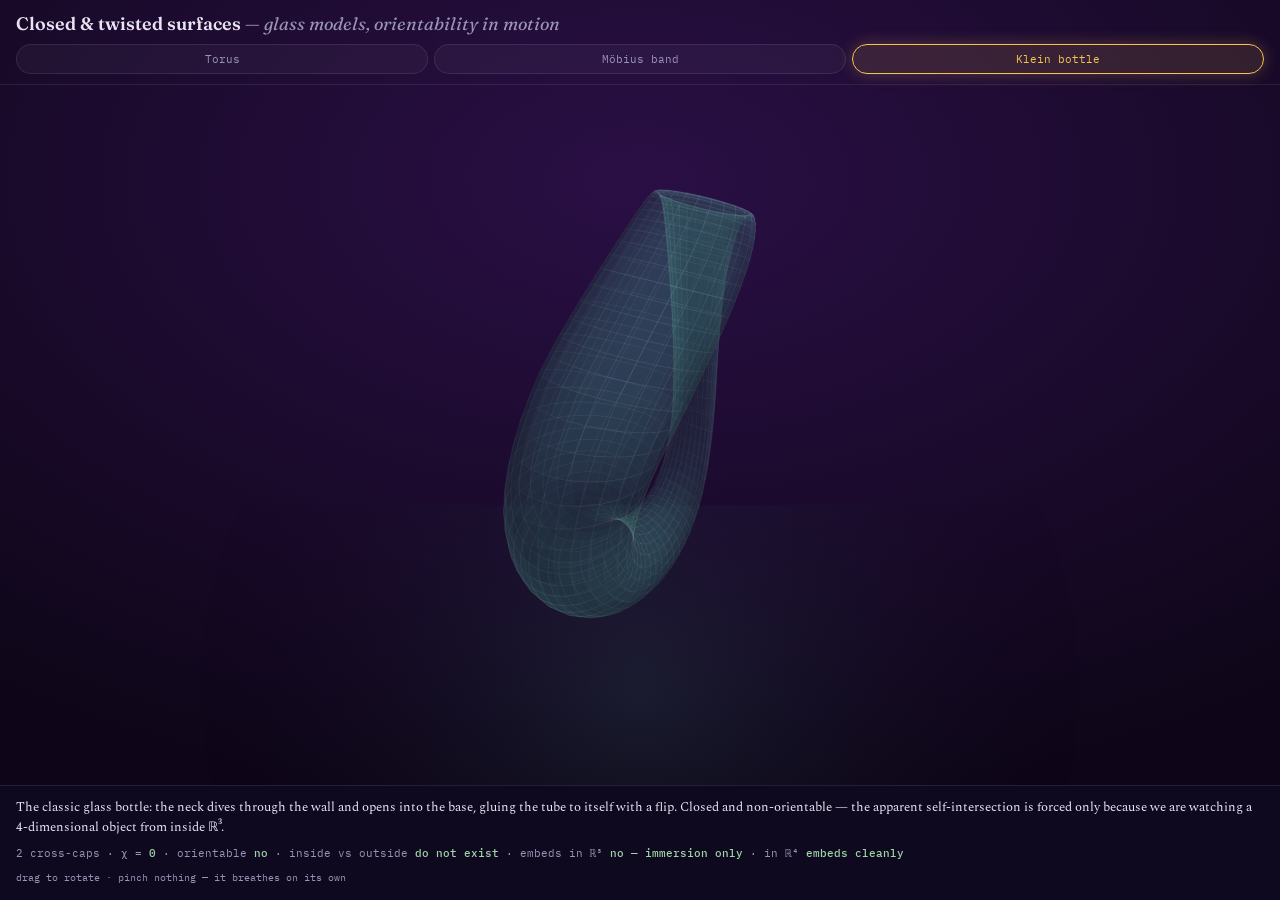
<file: atoms/surfaces.html>
<!DOCTYPE html>
<html lang="en">
<head>
<meta charset="UTF-8">
<meta name="viewport" content="width=device-width, initial-scale=1, maximum-scale=1, user-scalable=no">
<title>Surfaces — Torus · Möbius · Klein</title>
<link href="https://fonts.googleapis.com/css2?family=Fraunces:opsz,wght@9..144,400;9..144,600&family=Spectral:ital,wght@0,400;0,600;1,400&family=IBM+Plex+Mono:wght@400;500&display=swap" rel="stylesheet">
<style>
:root{--bg:#0e0618;--text:#e8e4f4;--dim:#9a93b8;--gold:#f5c451;--line:rgba(255,255,255,0.09);}
*{box-sizing:border-box;}
html,body{margin:0;height:100%;color:var(--text);
  background:radial-gradient(120% 100% at 50% 20%, #2a0f45, #0e0618 70%);
  font-family:'Spectral',Georgia,serif;overflow:hidden;}
#app{position:fixed;inset:0;display:flex;flex-direction:column;}
header{padding:12px 16px 10px;border-bottom:1px solid var(--line);}
h1{font-family:'Fraunces',Georgia,serif;font-size:18px;font-weight:600;margin:0;}
h1 em{font-style:italic;color:var(--dim);font-weight:400;}
.chips{display:flex;gap:6px;margin-top:9px;}
.chip{flex:1;text-align:center;font-family:'IBM Plex Mono',monospace;font-size:11px;
  padding:7px 4px;border-radius:999px;border:1px solid var(--line);color:var(--dim);
  background:rgba(255,255,255,0.04);cursor:pointer;transition:all .2s;}
.chip.on{border-color:var(--gold);color:var(--gold);background:rgba(245,196,81,0.12);
  box-shadow:0 0 16px rgba(245,196,81,0.25);}
main{flex:1;position:relative;min-height:0;}
canvas{position:absolute;inset:0;width:100%;height:100%;touch-action:none;}
footer{border-top:1px solid var(--line);padding:12px 16px 16px;
  background:rgba(16,12,34,0.72);backdrop-filter:blur(10px);}
.cap{font-size:13px;line-height:1.5;}
.facts{font-family:'IBM Plex Mono',monospace;font-size:11px;color:var(--dim);margin-top:7px;line-height:1.7;}
.facts b{color:#9fd6a8;font-weight:500;}
.hint{font-size:10px;color:var(--dim);font-family:'IBM Plex Mono',monospace;margin-top:8px;}
</style>
</head>
<body>
<div id="app">
  <header>
    <h1>Closed &amp; twisted surfaces <em>— glass models, orientability in motion</em></h1>
    <div class="chips" id="chips"></div>
  </header>
  <main><canvas id="cv"></canvas></main>
  <footer>
    <div class="cap" id="cap"></div>
    <div class="facts" id="facts"></div>
    <div class="hint">drag to rotate · pinch nothing — it breathes on its own</div>
  </footer>
</div>
<script>
"use strict";
/* Shaded translucent-quad renderer — the "glass model" look.
   Quads are depth-sorted (painter's algorithm) and lit two-sided. */
const cv=document.getElementById('cv'),ctx=cv.getContext('2d');
let W=0,H=0,DPR=1;
function resize(){DPR=Math.min(2,window.devicePixelRatio||1);
  W=cv.clientWidth;H=cv.clientHeight;cv.width=W*DPR;cv.height=H*DPR;
  ctx.setTransform(DPR,0,0,DPR,0,0);}
window.addEventListener('resize',resize);
if(window.ResizeObserver)new ResizeObserver(()=>resize()).observe(cv);

/* ---------- parametrizations ---------- */
function torus(u,v){const R=1.35,r=0.55;
  return [(R+r*Math.cos(v))*Math.cos(u),(R+r*Math.cos(v))*Math.sin(u),r*Math.sin(v)];}
function mobius(u,v){const w=(v-0.5)*1.1;
  return [(1.55+w*Math.cos(u/2))*Math.cos(u),(1.55+w*Math.cos(u/2))*Math.sin(u),w*Math.sin(u/2)];}
/* THE classic glass Klein bottle (bulb + handle), standard piecewise parametrization */
function klein(u,v){
  const cu=Math.cos(u),su=Math.sin(u),cv_=Math.cos(v),sv=Math.sin(v);
  const r=4*(1-cu/2);
  let x,y;
  if(u<Math.PI){
    x=6*cu*(1+su)+r*cu*cv_;
    y=16*su+r*su*cv_;
  }else{
    x=6*cu*(1+su)+r*Math.cos(v+Math.PI);
    y=16*su;
  }
  const z=r*sv;
  return [x,y,z];
}

const SURFACES=[
 {name:"Torus",f:torus,uMax:2*Math.PI,vMax:2*Math.PI,nu:44,nv:22,wrapU:true,wrapV:true,
  tint:[217,164,65],
  cap:"A square with opposite edges glued straight. Orientable: an ant carrying a clock face can walk anywhere and the clock never flips.",
  facts:"genus <b>1</b> · Euler characteristic <b>χ = 0</b> · orientable <b>yes</b> · lives in ℝ³ <b>embedded — no self-intersection</b>"},
 {name:"Möbius band",f:mobius,uMax:2*Math.PI,vMax:1,nu:52,nv:10,wrapU:true,wrapV:false,
  tint:[91,156,224],
  cap:"A strip glued with one half-twist. Non-orientable with boundary: walk once around and left has become right — the clock returns mirrored.",
  facts:"boundary <b>one circle</b> · χ = <b>0</b> · orientable <b>no</b> · one-sided <b>yes — try painting just one side</b>"},
 {name:"Klein bottle",f:klein,uMax:2*Math.PI,vMax:2*Math.PI,nu:64,nv:26,wrapU:false,wrapV:true,
  tint:[87,200,180],
  cap:"The classic glass bottle: the neck dives through the wall and opens into the base, gluing the tube to itself with a flip. Closed and non-orientable — the apparent self-intersection is forced only because we are watching a 4-dimensional object from inside ℝ³.",
  facts:"2 cross-caps · χ = <b>0</b> · orientable <b>no</b> · inside vs outside <b>do not exist</b> · embeds in ℝ³ <b>no — immersion only</b> · in ℝ⁴ <b>embeds cleanly</b>"}
];
let cur=0,quads=[],center=[0,0,0],rad=1;

function build(){
  const S=SURFACES[cur];
  // sample grid
  const P=[];
  const NU=S.nu+(S.wrapU?0:1), NV=S.nv+(S.wrapV?0:1);
  for(let i=0;i<NU;i++){const u=(i/(S.wrapU?S.nu:S.nu))*S.uMax;
    for(let j=0;j<NV;j++){const v=(j/(S.wrapV?S.nv:S.nv))*S.vMax;
      P.push(S.f(Math.min(u,S.uMax-1e-6),v));}}
  // normalize to unit-ish size
  let mn=[1e9,1e9,1e9],mx=[-1e9,-1e9,-1e9];
  P.forEach(p=>{for(let k=0;k<3;k++){mn[k]=Math.min(mn[k],p[k]);mx[k]=Math.max(mx[k],p[k]);}});
  center=[(mn[0]+mx[0])/2,(mn[1]+mx[1])/2,(mn[2]+mx[2])/2];
  rad=Math.max(mx[0]-mn[0],mx[1]-mn[1],mx[2]-mn[2])/2||1;
  const N=(i,j)=>{
    const ii=S.wrapU?(i%S.nu+S.nu)%S.nu:i, jj=S.wrapV?(j%S.nv+S.nv)%S.nv:j;
    return P[ii*NV+jj];
  };
  quads=[];
  const iMax=S.wrapU?S.nu:S.nu, jMax=S.wrapV?S.nv:S.nv;
  for(let i=0;i<iMax;i++)for(let j=0;j<jMax;j++){
    if(!S.wrapU&&i+1>=NU)continue;
    if(!S.wrapV&&j+1>=NV)continue;
    quads.push([N(i,j),N(i+1,j),N(i+1,j+1),N(i,j+1)]);
  }
}
function nrm(p){return [(p[0]-center[0])/rad,(p[1]-center[1])/rad,(p[2]-center[2])/rad];}

let rotX=-0.35,rotY=0.7,breathe=0;
function rot(p){
  let[x,y,z]=p;
  let y1=y*Math.cos(rotX)-z*Math.sin(rotX), z1=y*Math.sin(rotX)+z*Math.cos(rotX);
  let x2=x*Math.cos(rotY)+z1*Math.sin(rotY), z2=-x*Math.sin(rotY)+z1*Math.cos(rotY);
  return [x2,y1,z2];
}
function proj(p){const s=Math.min(W,H)*0.36*(1+0.015*Math.sin(breathe));
  const persp=1/(1.9-p[2]*0.55);
  return {x:W/2+p[0]*s*persp*1.6, y:H*0.47+p[1]*s*persp*1.6};}
const LIGHT=(()=>{const L=[0.45,-0.65,0.62];const n=Math.hypot(...L);return L.map(x=>x/n);})();

function draw(){
  ctx.clearRect(0,0,W,H);
  const S=SURFACES[cur],[tr,tg,tb]=S.tint;
  // transform all quads
  const world=quads.map(q=>{
    const R=q.map(p=>rot(nrm(p)));
    const z=(R[0][2]+R[1][2]+R[2][2]+R[3][2])/4;
    // normal from diagonals
    const d1=[R[2][0]-R[0][0],R[2][1]-R[0][1],R[2][2]-R[0][2]];
    const d2=[R[3][0]-R[1][0],R[3][1]-R[1][1],R[3][2]-R[1][2]];
    const n=[d1[1]*d2[2]-d1[2]*d2[1],d1[2]*d2[0]-d1[0]*d2[2],d1[0]*d2[1]-d1[1]*d2[0]];
    const nl=Math.hypot(...n)||1;
    const lam=Math.abs((n[0]*LIGHT[0]+n[1]*LIGHT[1]+n[2]*LIGHT[2])/nl);
    return {R,z,lam};
  }).sort((a,b)=>a.z-b.z);
  // glass rendering: back faces dim, front brighter; translucent fills + fine edges
  world.forEach(({R,z,lam})=>{
    const pts=R.map(proj);
    const depth=(z+1.4)/2.8;                      // 0 far → 1 near
    const shade=0.25+0.75*lam;
    const a=0.10+0.16*depth;                      // translucency
    ctx.beginPath();
    ctx.moveTo(pts[0].x,pts[0].y);
    for(let k=1;k<4;k++)ctx.lineTo(pts[k].x,pts[k].y);
    ctx.closePath();
    ctx.fillStyle=`rgba(${(tr*shade)|0},${(tg*shade)|0},${(tb*shade)|0},${a})`;
    ctx.fill();
    // specular-ish rim on near, well-lit faces
    const edgeA=0.05+0.25*depth*lam;
    ctx.strokeStyle=`rgba(255,255,255,${edgeA*0.5})`;
    ctx.lineWidth=0.6;
    ctx.stroke();
  });
  // soft ground glow
  const g=ctx.createRadialGradient(W/2,H*0.86,10,W/2,H*0.86,W*0.35);
  g.addColorStop(0,`rgba(${tr},${tg},${tb},0.10)`);g.addColorStop(1,'rgba(0,0,0,0)');
  ctx.fillStyle=g;ctx.fillRect(0,H*0.6,W,H*0.4);
}
let auto=true;
function loop(){
  if(auto){rotY+=0.007;rotX+=0.0016;}
  breathe+=0.02;
  draw();requestAnimationFrame(loop);
}
let drag=null;
cv.addEventListener('pointerdown',e=>{drag={x:e.clientX,y:e.clientY};auto=false;cv.setPointerCapture(e.pointerId);});
cv.addEventListener('pointermove',e=>{if(!drag)return;
  rotY+=(e.clientX-drag.x)*0.008;rotX+=(e.clientY-drag.y)*0.008;
  drag={x:e.clientX,y:e.clientY};});
cv.addEventListener('pointerup',()=>{drag=null;setTimeout(()=>auto=true,2500);});

const chipsEl=document.getElementById('chips');
SURFACES.forEach((s,i)=>{const c=document.createElement('div');c.className='chip';c.textContent=s.name;
  c.onclick=()=>set(i);chipsEl.appendChild(c);});
function set(i){cur=i;build();
  document.querySelectorAll('.chip').forEach((c,j)=>c.classList.toggle('on',j===cur));
  document.getElementById('cap').textContent=SURFACES[cur].cap;
  document.getElementById('facts').innerHTML=SURFACES[cur].facts;
}
resize();set(2);requestAnimationFrame(loop);
</script>
</body>
</html>
</file>
